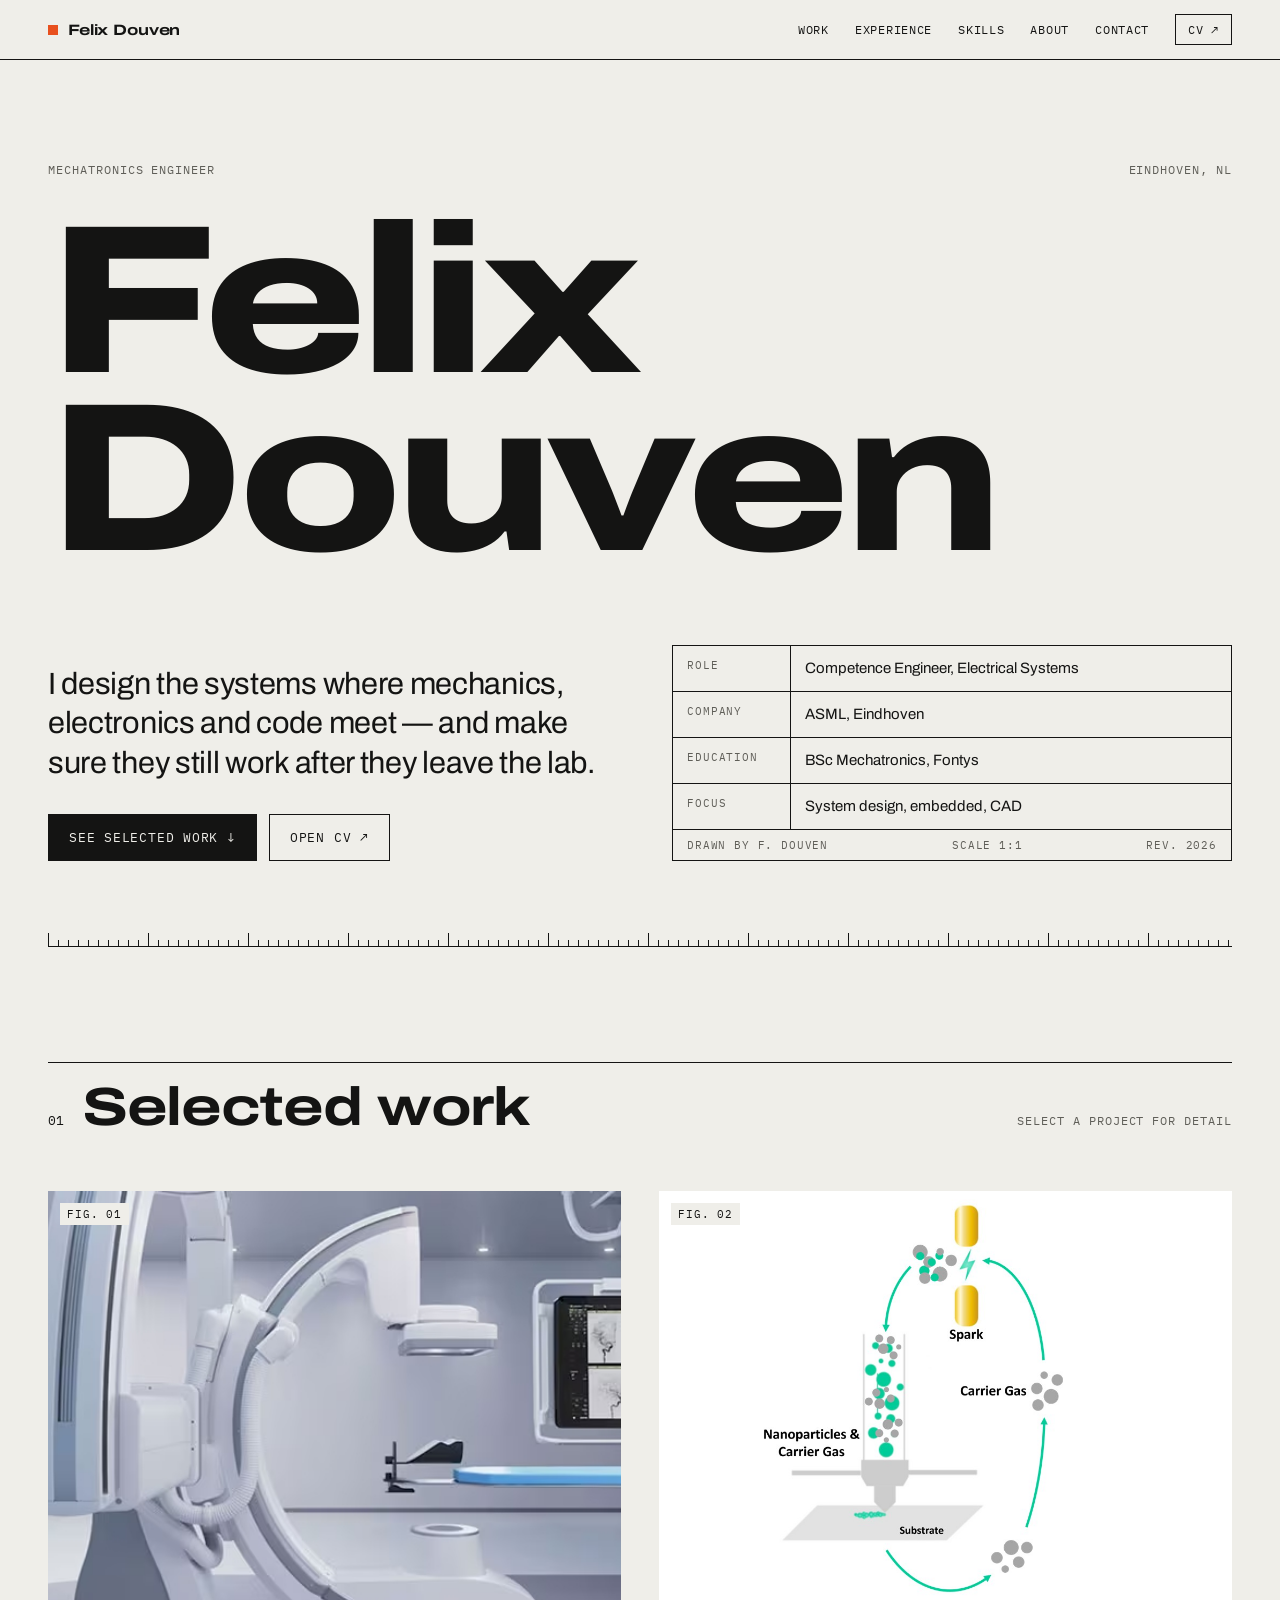
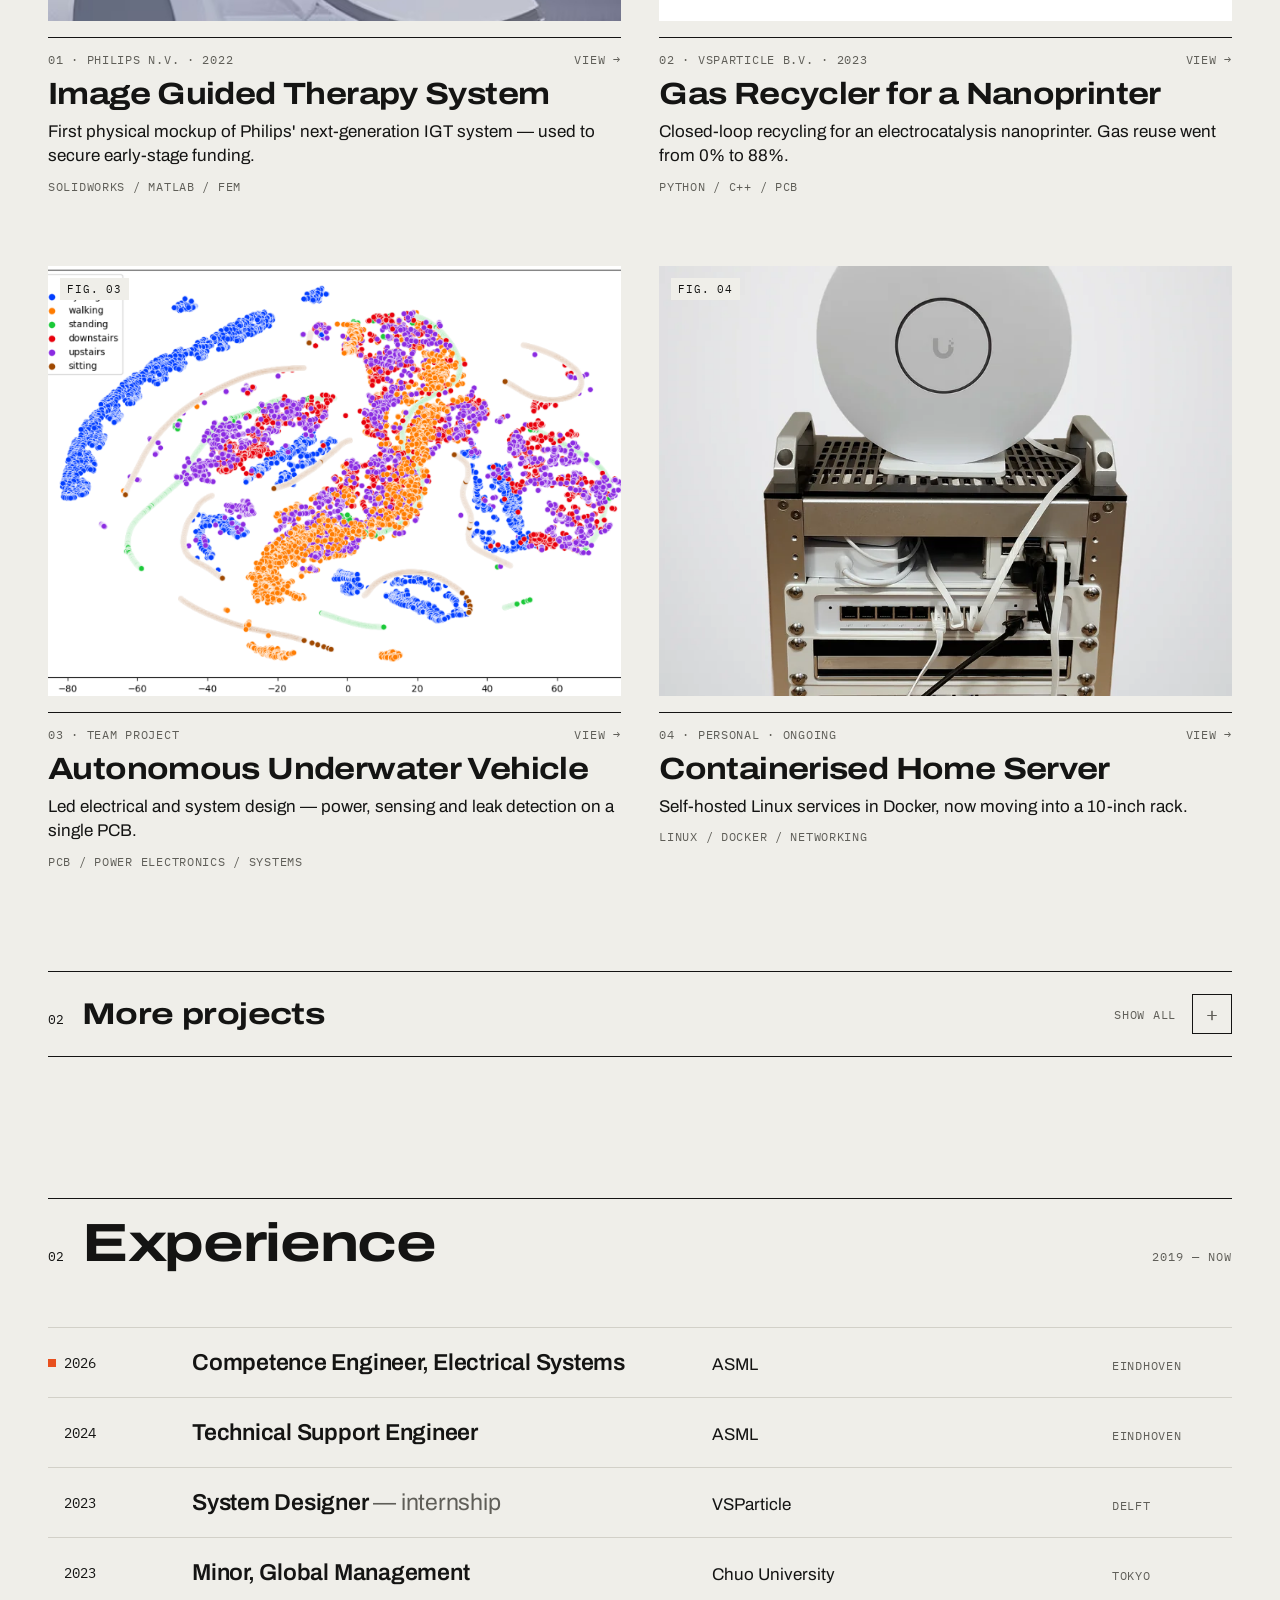
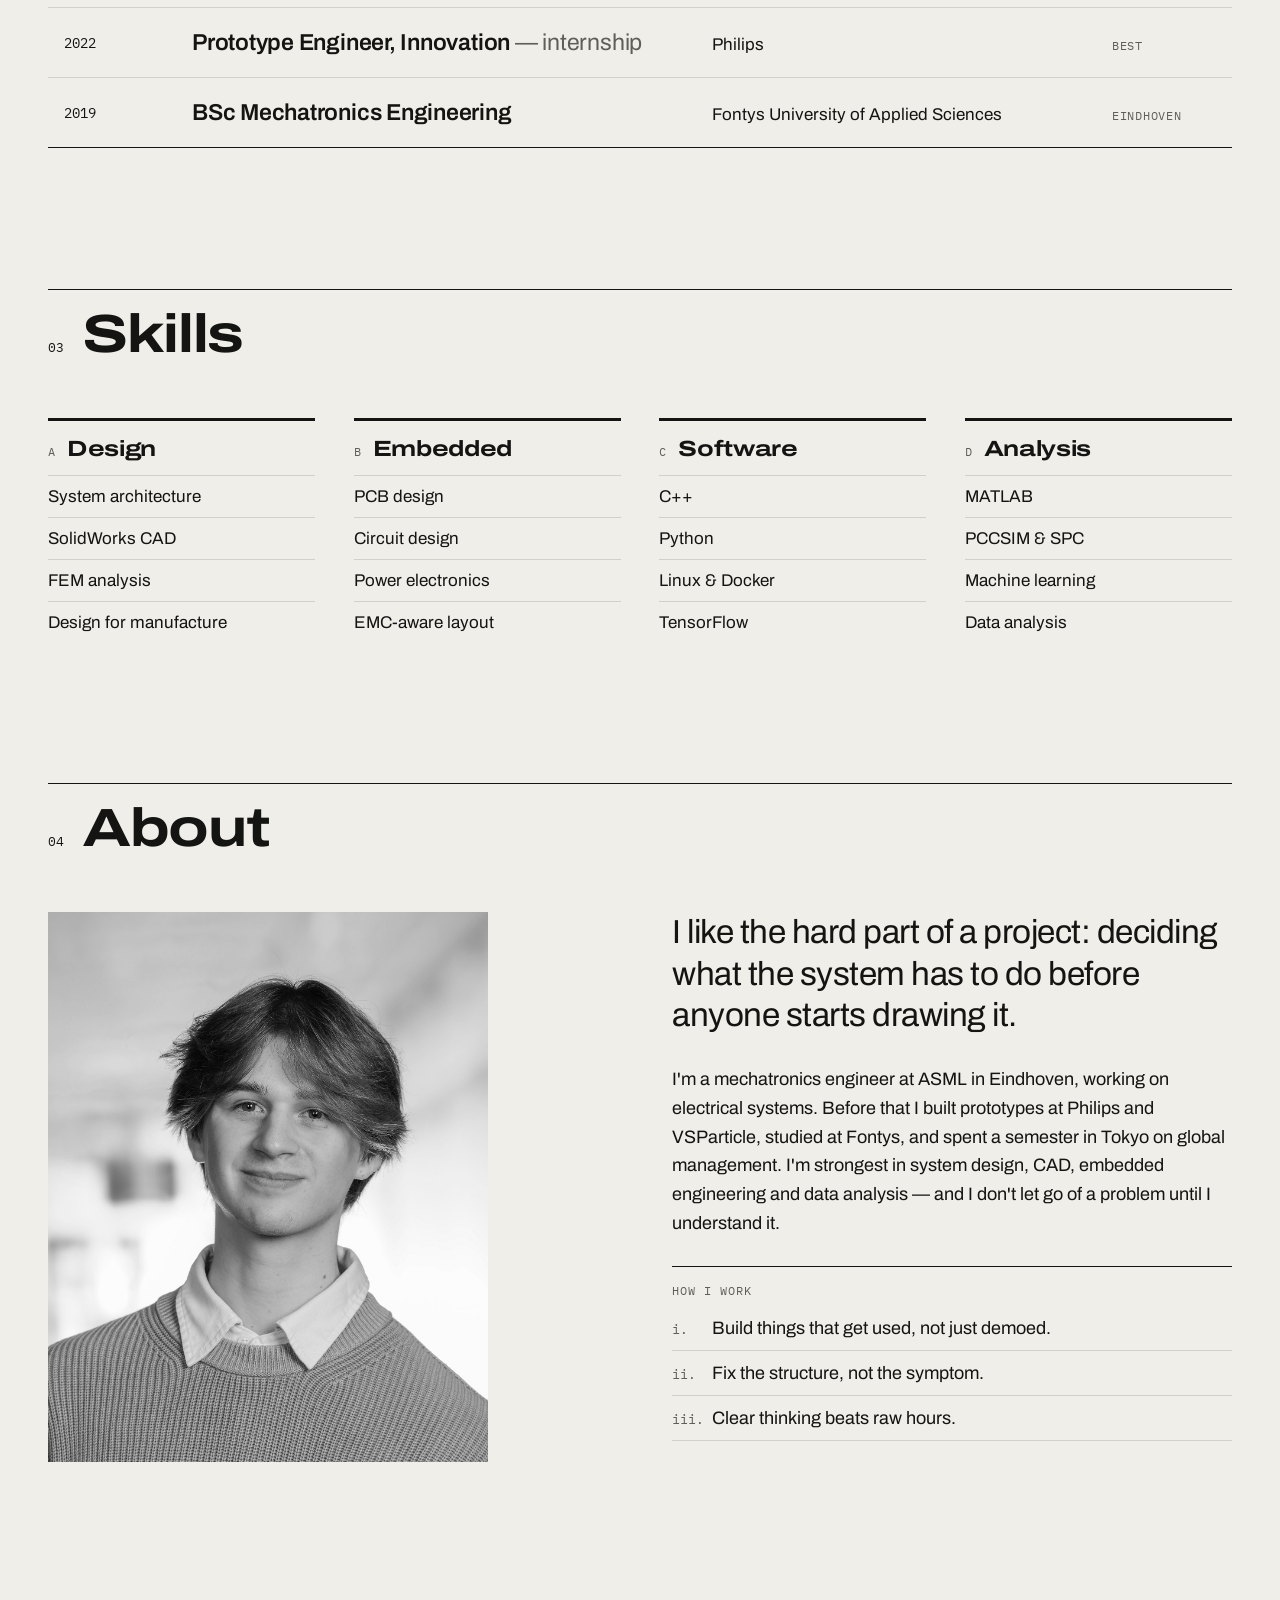
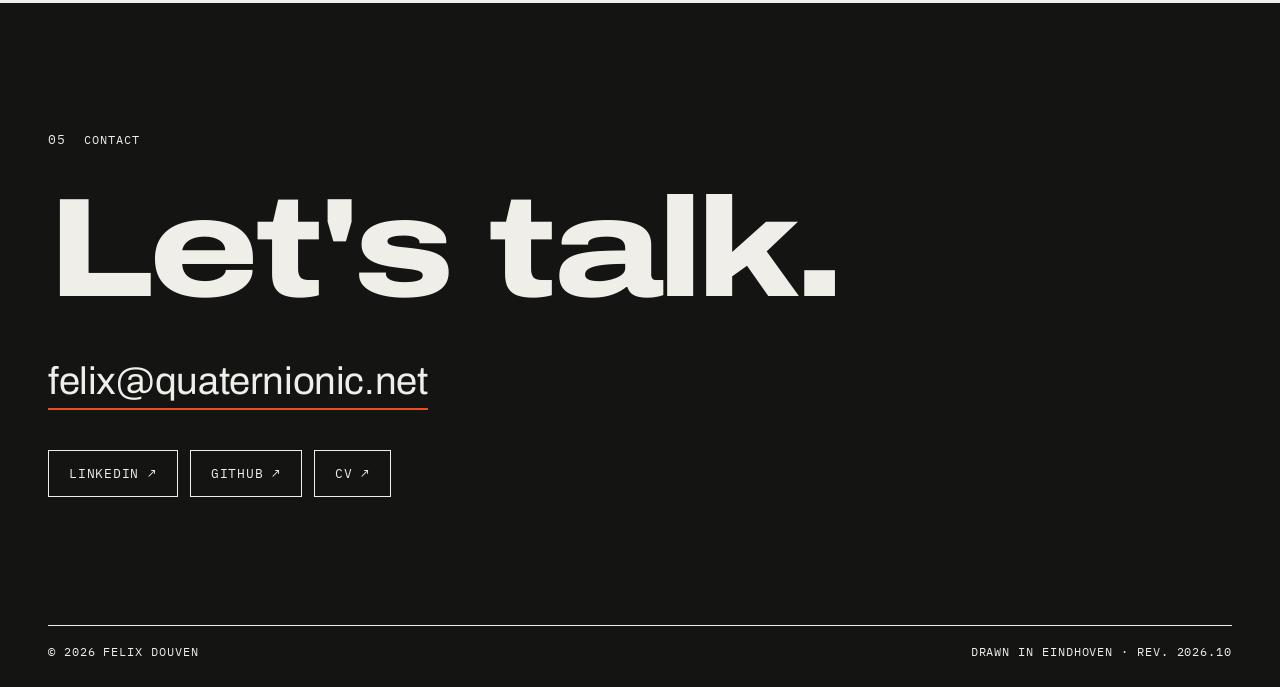
<file: index.html>
<!DOCTYPE html>
<html lang="en">
<head>
<meta charset="UTF-8">
<meta name="viewport" content="width=device-width, initial-scale=1.0">
<title>Felix Douven — Mechatronics Engineer</title>
<meta name="description" content="Portfolio of Felix Douven, mechatronics engineer in Eindhoven. System design, embedded electronics, CAD and data analysis.">
<!--
  HOW TO EDIT
  1. Projects: edit the PROJECTS list in the <script> at the bottom.
     featured:true  → big card under "Selected work"
     featured:false → row in the "More projects" list
  2. Images live in /pictures next to this file (same paths as the old site).
     A missing image shows its expected filename instead of a broken icon.
  3. Colours: CSS variables under :root (--ac is the accent).
  No build step — upload index.html + pictures/ (and cv/) to GitHub Pages.
-->
<link rel="preconnect" href="https://fonts.googleapis.com">
<link rel="preconnect" href="https://fonts.gstatic.com" crossorigin>
<link href="https://fonts.googleapis.com/css2?family=Archivo:ital,wdth,wght@0,62..125,100..900;1,62..125,100..900&family=IBM+Plex+Mono:wght@400;500&display=swap" rel="stylesheet">
<style>
:root{
  --bg:#EFEEE9; --sf:#F8F7F3; --fg:#141413; --mu:#5F5E58; --ln:#D2D0C8; --ac:#E8501E;
  --sans:'Archivo',system-ui,sans-serif; --mono:'IBM Plex Mono',ui-monospace,monospace;
  --pad:clamp(20px,4vw,48px); --ease:cubic-bezier(.2,.8,.2,1);
}
*{box-sizing:border-box}
html{scroll-behavior:smooth}
body{margin:0;background:var(--bg);color:var(--fg);font-family:var(--sans);-webkit-font-smoothing:antialiased}
body.panel-open{overflow:hidden}
a{color:inherit;text-decoration:none}
a:hover{color:var(--ac)}
::selection{background:var(--ac);color:#fff}
button{font:inherit;color:inherit;background:none;border:0;padding:0;cursor:pointer;text-align:inherit}
img{display:block;max-width:100%}
:focus-visible{outline:2px solid var(--ac);outline-offset:3px}
.wrap{max-width:1320px;margin:0 auto;padding-left:var(--pad);padding-right:var(--pad)}
.mono{font-family:var(--mono);text-transform:uppercase;letter-spacing:.06em}
.mu{color:var(--mu)}
.sq{width:10px;height:10px;background:var(--ac);display:block;flex:none}

/* header */
.site-header{position:sticky;top:0;z-index:20;background:var(--bg);border-bottom:1px solid var(--fg)}
.site-header .wrap{padding-top:14px;padding-bottom:14px;display:flex;flex-wrap:wrap;align-items:center;justify-content:space-between;gap:10px 32px}
.brand{display:flex;align-items:center;gap:10px;font-weight:700;font-stretch:125%;font-size:15px;letter-spacing:-.01em}
.nav{display:flex;flex-wrap:wrap;align-items:center;gap:8px 26px;font-size:12px}

/* buttons */
.btn{display:inline-block;padding:14px 20px;border:1px solid var(--fg);font-family:var(--mono);font-size:13px;text-transform:uppercase;letter-spacing:.06em}
.btn:hover{background:var(--fg);color:var(--bg)}
.btn--solid{background:var(--fg);color:var(--bg)}
.btn--solid:hover{background:var(--ac);border-color:var(--ac);color:#fff}
.btn--sm{padding:7px 12px;font-size:12px}
.row{display:flex;flex-wrap:wrap;gap:12px}

/* hero */
.hero{padding-top:clamp(48px,8vw,112px)}
.hero-top{display:flex;flex-wrap:wrap;justify-content:space-between;gap:8px 24px;font-size:12px;letter-spacing:.08em;margin-bottom:clamp(20px,3vw,36px)}
.hero h1{margin:0;font-weight:800;font-stretch:125%;font-size:clamp(64px,16.5vw,236px);line-height:.84;letter-spacing:-.035em}
.hero h1 span{display:block}
.hero-grid{display:grid;grid-template-columns:repeat(auto-fit,minmax(min(100%,400px),1fr));gap:clamp(36px,5vw,80px);align-items:end;margin-top:clamp(40px,6vw,80px);padding-bottom:clamp(40px,6vw,72px)}
.lede{margin:0 0 32px;font-size:clamp(22px,2.4vw,32px);line-height:1.28;letter-spacing:-.01em;max-width:24em;text-wrap:pretty}
.tblock{margin:0;border:1px solid var(--fg);font-size:15px;line-height:1.4}
.tblock > div{display:grid;grid-template-columns:118px minmax(0,1fr)}
.tblock > div + div{border-top:1px solid var(--fg)}
.tblock dt{padding:12px 14px;border-right:1px solid var(--fg);font-size:11px;letter-spacing:.08em}
.tblock dd{margin:0;padding:12px 14px}
.tblock-foot{display:flex;flex-wrap:wrap;justify-content:space-between;gap:4px 16px;padding:8px 14px;border:1px solid var(--fg);border-top:0;font-size:10.5px;letter-spacing:.08em}
.ruler{height:14px;border-bottom:1px solid var(--fg);background-image:repeating-linear-gradient(to right,var(--fg) 0 1px,transparent 1px 100px),repeating-linear-gradient(to right,var(--fg) 0 1px,transparent 1px 10px);background-size:100% 14px,100% 6px;background-repeat:no-repeat;background-position:0 100%,0 100%}

/* sections */
.section{scroll-margin-top:72px;padding-top:clamp(80px,11vw,160px)}
#work{padding-top:clamp(64px,9vw,128px)}
#about{padding-bottom:clamp(80px,11vw,160px)}
.shead{display:flex;flex-wrap:wrap;align-items:baseline;justify-content:space-between;gap:12px 32px;border-top:1px solid var(--fg);padding-top:18px;margin-bottom:clamp(32px,5vw,56px)}
.shead-l{display:flex;align-items:baseline;gap:18px}
.num{font-family:var(--mono);font-size:13px}
.shead h2{margin:0;font-weight:700;font-stretch:125%;font-size:clamp(30px,4.2vw,56px);letter-spacing:-.025em;line-height:1}
.shead-r{font-size:12px;letter-spacing:.08em}

/* figures */
.fig{position:relative;margin:0;aspect-ratio:4/3;background:var(--sf);overflow:hidden}
.fig img{position:absolute;inset:0;width:100%;height:100%;object-fit:cover;transition:transform .7s var(--ease)}
.fig-tag{position:absolute;top:12px;left:12px;z-index:1;background:var(--bg);color:var(--fg);padding:4px 7px;font-family:var(--mono);font-size:10.5px;letter-spacing:.08em}
.fig.is-empty img{display:none}
.fig.is-empty::after{content:attr(data-ph);position:absolute;inset:0;display:flex;align-items:center;justify-content:center;padding:24px;text-align:center;border:1px dashed var(--ln);font-family:var(--mono);font-size:12px;letter-spacing:.04em;color:var(--mu);word-break:break-all}

/* featured cards */
.work-grid{display:grid;grid-template-columns:repeat(auto-fit,minmax(min(100%,460px),1fr));gap:clamp(48px,6vw,72px) clamp(24px,3vw,40px)}
.card{display:flex;flex-direction:column;gap:16px}
.card:hover{color:inherit}
.card:hover .fig img{transform:scale(1.025)}
.card:hover .card-title,.card:hover .card-go{color:var(--ac)}
.card-body{display:flex;flex-direction:column;gap:10px;border-top:1px solid var(--fg);padding-top:14px}
.card-meta{display:flex;justify-content:space-between;gap:16px;font-size:12px}
.card-title{font-weight:700;font-stretch:115%;font-size:clamp(24px,2.4vw,32px);line-height:1.08;letter-spacing:-.02em;transition:color .2s}
.card-sum{font-size:17px;line-height:1.45;max-width:34em;text-wrap:pretty}
.card-tags{font-size:12px}

/* more projects */
.more{margin-top:clamp(64px,8vw,104px);border-top:1px solid var(--fg);border-bottom:1px solid var(--fg)}
.more-toggle{width:100%;display:flex;align-items:center;justify-content:space-between;gap:16px;padding:22px 0}
.more-toggle-l{display:flex;align-items:baseline;gap:18px}
.more-toggle h3{margin:0;font-weight:700;font-stretch:125%;font-size:clamp(22px,2.4vw,30px);letter-spacing:-.02em;transition:color .2s}
.more-toggle:hover h3{color:var(--ac)}
.more-toggle-r{display:flex;align-items:center;gap:16px;font-size:12px}
.more-sign{width:40px;height:40px;border:1px solid var(--fg);display:flex;align-items:center;justify-content:center;font-family:var(--mono);font-size:20px;transition:transform .35s var(--ease),background .2s,color .2s}
.more-toggle:hover .more-sign{background:var(--fg);color:var(--bg)}
.more.is-open .more-sign{transform:rotate(45deg)}
.more-panel{display:grid;grid-template-rows:0fr;transition:grid-template-rows .5s var(--ease)}
.more.is-open .more-panel{grid-template-rows:1fr}
.more-inner{overflow:hidden;min-height:0}
.reg{list-style:none;margin:0;padding:0}
.reg-row{display:grid;grid-template-columns:56px minmax(0,1.5fr) minmax(0,1fr) 72px;gap:8px 24px;align-items:baseline;padding:22px 0;border-top:1px solid var(--ln)}
.reg-row:hover{color:inherit}
.reg-row:hover .reg-title,.reg-row:hover .reg-go{color:var(--ac)}
.reg-title{display:block;font-size:clamp(19px,1.8vw,24px);font-weight:600;letter-spacing:-.01em;transition:color .2s}
.reg-sum{display:block;margin-top:6px;font-size:16px;line-height:1.45;color:var(--mu);text-wrap:pretty}
.reg-tags{font-size:12px}
.reg-go{font-size:12px;text-align:right}
.more-foot{display:flex;flex-wrap:wrap;justify-content:space-between;gap:12px 24px;padding:20px 0 24px;border-top:1px solid var(--ln);font-size:12px;letter-spacing:.06em}
@media (max-width:760px){
  .reg-row{grid-template-columns:40px minmax(0,1fr)}
  .reg-tags,.reg-go{grid-column:2;text-align:left}
  .more-toggle-r .label{display:none}
}

/* experience */
.xp{border-bottom:1px solid var(--fg)}
.xp-row{display:grid;grid-template-columns:clamp(64px,10vw,140px) minmax(0,1fr);gap:16px;padding:22px 0;border-top:1px solid var(--ln)}
.xp-yr{display:flex;align-items:center;gap:8px;align-self:start;font-family:var(--mono);font-size:14px;padding-top:4px;padding-left:16px}
.xp-yr--now{padding-left:0}
.xp-yr--now .sq{width:8px;height:8px}
.xp-main{display:flex;flex-wrap:wrap;align-items:baseline;gap:6px 32px}
.xp-role{flex:1 1 340px;font-size:clamp(19px,1.8vw,24px);font-weight:600;letter-spacing:-.01em}
.xp-role em{font-style:normal;font-weight:400;color:var(--mu)}
.xp-org{flex:1 1 220px;font-size:17px}
.xp-loc{flex:0 0 120px;font-size:12px}

/* skills */
.skills{display:grid;grid-template-columns:repeat(auto-fit,minmax(min(100%,240px),1fr));gap:40px clamp(24px,3vw,40px)}
.sk{border-top:3px solid var(--fg)}
.sk-h{display:flex;align-items:baseline;gap:12px;padding:16px 0 14px}
.sk-h span{font-family:var(--mono);font-size:12px;color:var(--mu)}
.sk-h h3{margin:0;font-weight:700;font-stretch:125%;font-size:22px;letter-spacing:-.015em}
.sk ul{list-style:none;margin:0;padding:0;font-size:17px}
.sk li{padding:11px 0;border-top:1px solid var(--ln)}

/* about */
.about{display:grid;grid-template-columns:repeat(auto-fit,minmax(min(100%,320px),1fr));gap:clamp(36px,5vw,80px);align-items:start}
.about .fig{aspect-ratio:4/5;max-width:440px;width:100%}
.about-copy{display:flex;flex-direction:column;gap:28px;max-width:640px}
.about-lede{margin:0;font-size:clamp(24px,2.6vw,34px);line-height:1.25;letter-spacing:-.015em;text-wrap:pretty}
.about-body{margin:0;font-size:18px;line-height:1.6;text-wrap:pretty}
.principles{border-top:1px solid var(--fg);padding-top:16px}
.principles > span{display:block;font-size:12px;letter-spacing:.08em;margin-bottom:8px}
.principles ol{list-style:none;margin:0;padding:0}
.principles li{display:grid;grid-template-columns:40px minmax(0,1fr);padding:12px 0;border-bottom:1px solid var(--ln);font-size:18px}
.principles li span{font-family:var(--mono);font-size:13px;padding-top:3px;color:var(--mu)}

/* contact */
.contact{scroll-margin-top:72px;background:var(--fg);color:var(--bg)}
.contact .wrap{padding-top:clamp(72px,10vw,140px);padding-bottom:28px}
.contact-k{display:flex;align-items:baseline;gap:18px;margin-bottom:clamp(24px,4vw,40px);font-size:12px;letter-spacing:.08em}
.contact h2{margin:0;font-weight:800;font-stretch:125%;font-size:clamp(52px,11vw,168px);line-height:.88;letter-spacing:-.035em}
.contact-mail{display:inline-block;margin-top:clamp(28px,4vw,48px);font-size:clamp(22px,3vw,40px);letter-spacing:-.01em;border-bottom:2px solid var(--ac);padding-bottom:6px;word-break:break-all}
.contact .row{margin-top:40px}
.contact .btn{border-color:var(--bg)}
.contact .btn:hover{background:var(--bg);color:var(--fg)}
.contact-foot{display:flex;flex-wrap:wrap;justify-content:space-between;gap:8px 24px;margin-top:clamp(72px,10vw,140px);padding-top:18px;border-top:1px solid var(--bg);font-size:11.5px;letter-spacing:.08em}

/* project panel */
.scrim{position:fixed;inset:0;z-index:50;background:rgba(10,10,9,.5);opacity:0;pointer-events:none;transition:opacity .35s ease}
.panel{position:fixed;top:0;right:0;bottom:0;z-index:60;width:min(700px,100vw);background:var(--bg);color:var(--fg);border-left:1px solid var(--fg);overflow-y:auto;overscroll-behavior:contain;transform:translateX(101%);visibility:hidden;transition:transform .5s var(--ease),visibility 0s .5s}
body.panel-open .scrim{opacity:1;pointer-events:auto}
body.panel-open .panel{transform:none;visibility:visible;transition:transform .5s var(--ease),visibility 0s}
.pbar{position:sticky;top:0;z-index:2;background:var(--bg);border-bottom:1px solid var(--fg);display:flex;align-items:center;justify-content:space-between;gap:12px;height:56px;padding-left:clamp(20px,4vw,40px);font-size:12px}
.pbar-btns{display:flex;height:100%}
.pbtn{width:56px;display:flex;align-items:center;justify-content:center;border-left:1px solid var(--fg);font-size:16px}
.pbtn:hover{background:var(--fg);color:var(--bg)}
.pclose{display:flex;align-items:center;padding:0 20px;border-left:1px solid var(--fg);font-size:12px}
.pclose:hover{background:var(--ac);color:#fff}
.pbody{padding:clamp(28px,5vw,48px) clamp(20px,4vw,40px) 64px;display:flex;flex-direction:column;gap:28px}
.p-meta{display:block;font-size:12px;margin-bottom:14px}
.pbody h2{margin:0;font-weight:800;font-stretch:125%;font-size:clamp(32px,5vw,52px);line-height:.95;letter-spacing:-.03em}
.pbody .fig{aspect-ratio:16/10}
.stats{display:grid;grid-template-columns:repeat(auto-fit,minmax(200px,1fr));gap:24px}
.stat{border-top:3px solid var(--ac);padding-top:12px}
.stat b{display:block;font-weight:800;font-stretch:125%;font-size:clamp(40px,6vw,64px);line-height:1;letter-spacing:-.03em}
.stat span{display:block;margin-top:8px;font-size:16px;color:var(--mu)}
.facts{display:grid;grid-template-columns:repeat(auto-fit,minmax(180px,1fr));gap:1px;background:var(--fg);border:1px solid var(--fg)}
.fact{background:var(--bg);padding:12px 14px;display:flex;flex-direction:column;gap:4px;font-size:16px}
.fact span{font-family:var(--mono);font-size:11px;text-transform:uppercase;letter-spacing:.08em;color:var(--mu)}
.prow{display:grid;grid-template-columns:110px minmax(0,1fr);gap:8px 20px;border-top:1px solid var(--ln);padding-top:16px}
.prow > span{font-size:12px;padding-top:4px}
.prow p{margin:0;font-size:17px;line-height:1.6;text-wrap:pretty}
@media (max-width:520px){.prow{grid-template-columns:1fr}}

@media (prefers-reduced-motion:reduce){
  html{scroll-behavior:auto}
  *,*::before,*::after{transition-duration:.001ms!important}
}
</style>
</head>
<body>

<header class="site-header">
  <div class="wrap">
    <a class="brand" href="#top"><span class="sq"></span><span>Felix Douven</span></a>
    <nav class="nav mono" aria-label="Main">
      <a href="#work">Work</a>
      <a href="#experience">Experience</a>
      <a href="#skills">Skills</a>
      <a href="#about">About</a>
      <a href="#contact">Contact</a>
      <a class="btn btn--sm" href="cv/">CV ↗</a>
    </nav>
  </div>
</header>

<main>
  <section id="top" class="hero wrap">
    <div class="hero-top mono mu"><span>Mechatronics engineer</span><span>Eindhoven, NL</span></div>
    <h1><span>Felix</span><span>Douven</span></h1>
    <div class="hero-grid">
      <div>
        <p class="lede">I design the systems where mechanics, electronics and code meet — and make sure they still work after they leave the lab.</p>
        <div class="row">
          <a class="btn btn--solid" href="#work">See selected work ↓</a>
          <a class="btn" href="cv/">Open CV ↗</a>
        </div>
      </div>
      <div>
        <dl class="tblock">
          <div><dt class="mono mu">Role</dt><dd>Competence Engineer, Electrical Systems</dd></div>
          <div><dt class="mono mu">Company</dt><dd>ASML, Eindhoven</dd></div>
          <div><dt class="mono mu">Education</dt><dd>BSc Mechatronics, Fontys</dd></div>
          <div><dt class="mono mu">Focus</dt><dd>System design, embedded, CAD</dd></div>
        </dl>
        <div class="tblock-foot mono mu"><span>Drawn by F. Douven</span><span>Scale 1:1</span><span>Rev. 2026</span></div>
      </div>
    </div>
  </section>

  <div class="wrap"><div class="ruler"></div></div>

  <section id="work" class="section wrap">
    <div class="shead">
      <div class="shead-l"><span class="num">01</span><h2>Selected work</h2></div>
      <span class="shead-r mono mu">Select a project for detail</span>
    </div>
    <div class="work-grid" id="featured"></div>

    <div class="more" id="more">
      <button class="more-toggle" id="more-toggle" aria-expanded="false" aria-controls="more-panel">
        <span class="more-toggle-l"><span class="num" id="more-count"></span><h3>More projects</h3></span>
        <span class="more-toggle-r mono mu"><span class="label" id="more-label">Show all</span><span class="more-sign" aria-hidden="true">+</span></span>
      </button>
      <div class="more-panel" id="more-panel" inert>
        <div class="more-inner">
          <ul class="reg" id="register"></ul>
          <div class="more-foot mono mu">
            <span>Code &amp; smaller experiments</span>
            <a href="https://github.com/Flexiis" target="_blank" rel="noopener">github.com/Flexiis ↗</a>
          </div>
        </div>
      </div>
    </div>
  </section>

  <section id="experience" class="section wrap">
    <div class="shead">
      <div class="shead-l"><span class="num">02</span><h2>Experience</h2></div>
      <span class="shead-r mono mu">2019 — now</span>
    </div>
    <div class="xp">
      <div class="xp-row">
        <span class="xp-yr xp-yr--now"><span class="sq"></span>2026</span>
        <div class="xp-main"><span class="xp-role">Competence Engineer, Electrical Systems</span><span class="xp-org">ASML</span><span class="xp-loc mono mu">Eindhoven</span></div>
      </div>
      <div class="xp-row">
        <span class="xp-yr">2024</span>
        <div class="xp-main"><span class="xp-role">Technical Support Engineer</span><span class="xp-org">ASML</span><span class="xp-loc mono mu">Eindhoven</span></div>
      </div>
      <div class="xp-row">
        <span class="xp-yr">2023</span>
        <div class="xp-main"><span class="xp-role">System Designer <em>— internship</em></span><span class="xp-org">VSParticle</span><span class="xp-loc mono mu">Delft</span></div>
      </div>
      <div class="xp-row">
        <span class="xp-yr">2023</span>
        <div class="xp-main"><span class="xp-role">Minor, Global Management</span><span class="xp-org">Chuo University</span><span class="xp-loc mono mu">Tokyo</span></div>
      </div>
      <div class="xp-row">
        <span class="xp-yr">2022</span>
        <div class="xp-main"><span class="xp-role">Prototype Engineer, Innovation <em>— internship</em></span><span class="xp-org">Philips</span><span class="xp-loc mono mu">Best</span></div>
      </div>
      <div class="xp-row">
        <span class="xp-yr">2019</span>
        <div class="xp-main"><span class="xp-role">BSc Mechatronics Engineering</span><span class="xp-org">Fontys University of Applied Sciences</span><span class="xp-loc mono mu">Eindhoven</span></div>
      </div>
    </div>
  </section>

  <section id="skills" class="section wrap">
    <div class="shead"><div class="shead-l"><span class="num">03</span><h2>Skills</h2></div></div>
    <div class="skills">
      <div class="sk"><div class="sk-h"><span>A</span><h3>Design</h3></div>
        <ul><li>System architecture</li><li>SolidWorks CAD</li><li>FEM analysis</li><li>Design for manufacture</li></ul></div>
      <div class="sk"><div class="sk-h"><span>B</span><h3>Embedded</h3></div>
        <ul><li>PCB design</li><li>Circuit design</li><li>Power electronics</li><li>EMC-aware layout</li></ul></div>
      <div class="sk"><div class="sk-h"><span>C</span><h3>Software</h3></div>
        <ul><li>C++</li><li>Python</li><li>Linux &amp; Docker</li><li>TensorFlow</li></ul></div>
      <div class="sk"><div class="sk-h"><span>D</span><h3>Analysis</h3></div>
        <ul><li>MATLAB</li><li>PCCSIM &amp; SPC</li><li>Machine learning</li><li>Data analysis</li></ul></div>
    </div>
  </section>

  <section id="about" class="section wrap">
    <div class="shead"><div class="shead-l"><span class="num">04</span><h2>About</h2></div></div>
    <div class="about">
      <figure class="fig" data-ph="pictures/headshot.jpg">
        <img src="pictures/headshot.jpg" alt="Felix Douven" loading="lazy" onerror="this.parentNode.classList.add('is-empty')">
      </figure>
      <div class="about-copy">
        <p class="about-lede">I like the hard part of a project: deciding what the system has to do before anyone starts drawing it.</p>
        <p class="about-body">I'm a mechatronics engineer at ASML in Eindhoven, working on electrical systems. Before that I built prototypes at Philips and VSParticle, studied at Fontys, and spent a semester in Tokyo on global management. I'm strongest in system design, CAD, embedded engineering and data analysis — and I don't let go of a problem until I understand it.</p>
        <div class="principles">
          <span class="mono mu">How I work</span>
          <ol>
            <li><span>i.</span>Build things that get used, not just demoed.</li>
            <li><span>ii.</span>Fix the structure, not the symptom.</li>
            <li><span>iii.</span>Clear thinking beats raw hours.</li>
          </ol>
        </div>
      </div>
    </div>
  </section>

  <section id="contact" class="contact">
    <div class="wrap">
      <div class="contact-k mono"><span class="num">05</span><span>Contact</span></div>
      <h2>Let's talk.</h2>
      <a class="contact-mail" href="mailto:felix@quaternionic.net">felix@quaternionic.net</a>
      <div class="row">
        <a class="btn" href="https://www.linkedin.com/in/felixdouven/" target="_blank" rel="noopener">LinkedIn ↗</a>
        <a class="btn" href="https://github.com/Flexiis" target="_blank" rel="noopener">GitHub ↗</a>
        <a class="btn" href="cv/">CV ↗</a>
      </div>
      <div class="contact-foot mono"><span>© 2026 Felix Douven</span><span>Drawn in Eindhoven · Rev. 2026.10</span></div>
    </div>
  </section>
</main>

<div class="scrim" id="scrim"></div>
<aside class="panel" id="panel" role="dialog" aria-modal="true" aria-labelledby="panel-title">
  <div class="pbar mono">
    <span id="panel-count"></span>
    <div class="pbar-btns">
      <button class="pbtn" id="panel-prev" aria-label="Previous project">←</button>
      <button class="pbtn" id="panel-next" aria-label="Next project">→</button>
      <button class="pclose mono" id="panel-close">Close ✕</button>
    </div>
  </div>
  <div class="pbody" id="panel-body"></div>
</aside>

<script>
/* ============ EDIT YOUR PROJECTS HERE ============
   featured  true = big card in "Selected work", false = row in "More projects"
   image     path relative to this file ("" = no image)
   stats     big numbers shown in the detail panel (optional)
   links     e.g. [["GitHub", "https://github.com/..."], ["Demo", "https://..."]] (optional)
   Panel order and ← → navigation follow this list. */
const PROJECTS = [
  {
    id: "igt", featured: true,
    title: "Image Guided Therapy System",
    cardMeta: "Philips N.V. · 2022",
    meta: "Philips N.V. · Innovation · Best · 2022",
    summary: "First physical mockup of Philips' next-generation IGT system — used to secure early-stage funding.",
    tags: ["SolidWorks", "MATLAB", "FEM"],
    image: "pictures/Philips_IGT-System.jpg",
    facts: { Role: "Prototype engineer, internship", Tools: "SolidWorks, MATLAB, FEM" },
    sections: [
      ["Context", "Philips' innovation department needed a first physical mockup of its next-generation Image Guided Therapy system — something stakeholders could see and judge before committing budget."],
      ["What I did", "Led the CAD assembly in SolidWorks and ran the MATLAB simulations. Used FEM to optimise the structure for manufacturability, and chose cost-effective parts wherever the loads allowed."],
      ["Result", "A working prototype that was used to secure early-stage stakeholder funding."]
    ]
  },
  {
    id: "gas-recycler", featured: true,
    title: "Gas Recycler for a Nanoprinter",
    cardMeta: "VSParticle B.V. · 2023",
    meta: "VSParticle B.V. · Delft · 2023",
    summary: "Closed-loop recycling for an electrocatalysis nanoprinter. Gas reuse went from 0% to 88%.",
    tags: ["Python", "C++", "PCB"],
    image: "pictures/VSParticle_Gas-Recycler.jpg",
    stats: [["88%", "gas reuse, up from 0%"], ["€70K", "saved per unit, per year"]],
    facts: { Role: "System designer, internship", Tools: "Python, C++, PCB design" },
    sections: [
      ["Context", "VSParticle's nanoprinter uses process gas for electrocatalysis — and none of it was being reused."],
      ["What I did", "Designed the system architecture for a closed-loop recycler and built the working prototype: PCB design with an EMC-proof electrical layout, C++ on the embedded side, and Python scripts that automated the test procedure."],
      ["Result", "Gas reuse went from 0% to 88%, saving around €70K per unit per year. Manual work during testing dropped to nearly zero."]
    ]
  },
  {
    id: "auv", featured: true,
    title: "Autonomous Underwater Vehicle",
    cardMeta: "Team project",
    meta: "Team project",
    summary: "Led electrical and system design — power, sensing and leak detection on a single PCB.",
    tags: ["PCB", "Power electronics", "Systems"],
    image: "pictures/Data_Scatterplot.jpg",
    facts: { Role: "Electrical & system design lead", Tools: "PCB design, power electronics" },
    sections: [
      ["Context", "An underwater vehicle has to manage power, sensing and water ingress inside a sealed hull, with nobody on board to intervene."],
      ["What I did", "Led the electrical and system design, and defined the constraints the rest of the team designed against. Designed the PCB that handles leak detection, power electronics and sensor processing."]
    ]
  },
  {
    id: "home-server", featured: true,
    title: "Containerised Home Server",
    cardMeta: "Personal · Ongoing",
    meta: "Personal project · Ongoing",
    summary: "Self-hosted Linux services in Docker, now moving into a 10-inch rack.",
    tags: ["Linux", "Docker", "Networking"],
    image: "pictures/homelab-rack-studio-light-800.webp",
    facts: { Role: "Solo build", Tools: "Linux, Docker, Python" },
    sections: [
      ["What I did", "Built a Linux server running multiple Docker services: a scraper that watches rental sites and pushes matching listings to my phone the moment they appear, network-wide ad-blocking, and NAS storage."],
      ["Now", "Moving the whole setup into a 10-inch rack."]
    ]
  },
  {
    id: "sensor-classification", featured: false,
    title: "Sensor Data Classification",
    meta: "Machine learning project",
    summary: "Machine-learning models that classify sensor data — 96.22% accuracy.",
    tags: ["Python", "TensorFlow", "ML"],
    image: "",
    stats: [["96.22%", "classification accuracy"]],
    facts: { Role: "Led model development", Tools: "Python, TensorFlow" },
    sections: [
      ["What I did", "Led the development of machine-learning models for sensor data classification. Compared and tuned SVM, Random Forest and Extra Trees classifiers."],
      ["Result", "96.22% accuracy on the classification task."]
    ]
  },
  {
    id: "housing-scraper", featured: false,
    title: "Automated Housing Scraper",
    meta: "Personal project",
    summary: "Real-time rental-site monitor that pushes matching listings straight to my phone.",
    tags: ["Python", "Web scraping", "Automation"],
    image: "",
    facts: { Role: "Solo build", Tools: "Python, Telegram / Discord" },
    sections: [
      ["What I did", "Built an autonomous, real-time scraper that monitors multiple rental sites and filters new listings against custom criteria."],
      ["Result", "Matching listings are pushed to my phone via Telegram/Discord the moment they appear — a first-mover advantage in a tight rental market."]
    ]
  }
];

(() => {
  const N = PROJECTS.length;
  const pad = n => String(n).padStart(2, "0");
  const esc = s => String(s).replace(/[&<>"]/g, c => ({ "&": "&amp;", "<": "&lt;", ">": "&gt;", '"': "&quot;" }[c]));
  const fig = (p, tag) => p.image
    ? `<figure class="fig" data-ph="${esc(p.image)}">${tag ? `<span class="fig-tag">${tag}</span>` : ""}<img src="${esc(p.image)}" alt="${esc(p.title)}" loading="lazy" onerror="this.parentNode.classList.add('is-empty')"></figure>`
    : "";

  /* featured cards */
  const featured = PROJECTS.map((p, i) => ({ p, i })).filter(x => x.p.featured);
  document.getElementById("featured").innerHTML = featured.map(({ p, i }, k) => `
    <a class="card" href="#${p.id}" data-project="${i}">
      ${fig(p, `FIG. ${pad(k + 1)}`) || `<figure class="fig is-empty" data-ph="Image coming soon"><span class="fig-tag">FIG. ${pad(k + 1)}</span></figure>`}
      <span class="card-body">
        <span class="card-meta mono mu"><span>${pad(k + 1)} · ${esc(p.cardMeta || p.meta)}</span><span class="card-go">View →</span></span>
        <span class="card-title">${esc(p.title)}</span>
        <span class="card-sum">${esc(p.summary)}</span>
        <span class="card-tags mono mu">${p.tags.map(esc).join(" / ")}</span>
      </span>
    </a>`).join("");

  /* more projects register */
  const others = PROJECTS.map((p, i) => ({ p, i })).filter(x => !x.p.featured);
  const more = document.getElementById("more");
  if (!others.length) more.remove();
  else {
    document.getElementById("more-count").textContent = pad(others.length);
    document.getElementById("register").innerHTML = others.map(({ p, i }, k) => `
      <li><a class="reg-row" href="#${p.id}" data-project="${i}">
        <span class="num">${pad(featured.length + k + 1)}</span>
        <span><span class="reg-title">${esc(p.title)}</span><span class="reg-sum">${esc(p.summary)}</span></span>
        <span class="reg-tags mono mu">${p.tags.map(esc).join(" / ")}</span>
        <span class="reg-go mono mu">View →</span>
      </a></li>`).join("");
    const toggle = document.getElementById("more-toggle");
    const panelEl = document.getElementById("more-panel");
    const label = document.getElementById("more-label");
    const setMore = open => {
      more.classList.toggle("is-open", open);
      toggle.setAttribute("aria-expanded", open);
      panelEl.inert = !open;
      label.textContent = open ? "Hide" : "Show all";
    };
    toggle.addEventListener("click", () => setMore(!more.classList.contains("is-open")));
  }

  /* detail panel */
  const body = document.body;
  const panel = document.getElementById("panel");
  const pbody = document.getElementById("panel-body");
  const count = document.getElementById("panel-count");
  const closeBtn = document.getElementById("panel-close");
  let cur = -1, lastFocus = null;

  function render(p) {
    const stats = (p.stats || []).map(([v, l]) => `<div class="stat"><b>${esc(v)}</b><span>${esc(l)}</span></div>`).join("");
    const facts = Object.entries(p.facts || {}).map(([k, v]) => `<div class="fact"><span>${esc(k)}</span>${esc(v)}</div>`).join("");
    const rows = (p.sections || []).map(([k, v]) => `<div class="prow"><span class="mono mu">${esc(k)}</span><p>${esc(v)}</p></div>`).join("");
    const links = (p.links || []).map(([k, u]) => `<a class="btn" href="${esc(u)}" target="_blank" rel="noopener">${esc(k)} ↗</a>`).join("");
    pbody.innerHTML = `
      <div><span class="p-meta mono mu">${esc(p.meta)}</span><h2 id="panel-title">${esc(p.title)}</h2></div>
      ${fig(p)}
      ${stats ? `<div class="stats">${stats}</div>` : ""}
      ${facts ? `<div class="facts">${facts}</div>` : ""}
      ${rows}
      ${links ? `<div class="row">${links}</div>` : ""}`;
  }

  function open(i) {
    const wasOpen = body.classList.contains("panel-open");
    cur = (i + N) % N;
    const p = PROJECTS[cur];
    render(p);
    count.textContent = `Project ${pad(cur + 1)} / ${pad(N)}`;
    panel.scrollTop = 0;
    history.replaceState(null, "", "#" + p.id);
    if (!wasOpen) {
      lastFocus = document.activeElement;
      body.classList.add("panel-open");
      closeBtn.focus({ preventScroll: true });
    }
  }
  function close() {
    if (!body.classList.contains("panel-open")) return;
    body.classList.remove("panel-open");
    history.replaceState(null, "", location.pathname + location.search);
    if (lastFocus) lastFocus.focus({ preventScroll: true });
  }

  document.addEventListener("click", e => {
    const t = e.target.closest("[data-project]");
    if (!t) return;
    e.preventDefault();
    open(+t.dataset.project);
  });
  document.getElementById("scrim").addEventListener("click", close);
  closeBtn.addEventListener("click", close);
  document.getElementById("panel-prev").addEventListener("click", () => open(cur - 1));
  document.getElementById("panel-next").addEventListener("click", () => open(cur + 1));

  document.addEventListener("keydown", e => {
    if (!body.classList.contains("panel-open")) return;
    if (e.key === "Escape") close();
    else if (e.key === "ArrowRight") open(cur + 1);
    else if (e.key === "ArrowLeft") open(cur - 1);
    else if (e.key === "Tab") {
      const f = [...panel.querySelectorAll("a[href],button")];
      const first = f[0], last = f[f.length - 1];
      if (e.shiftKey && document.activeElement === first) { e.preventDefault(); last.focus(); }
      else if (!e.shiftKey && document.activeElement === last) { e.preventDefault(); first.focus(); }
    }
  });

  /* deep link: index.html#gas-recycler opens that project */
  const start = PROJECTS.findIndex(p => "#" + p.id === location.hash);
  if (start >= 0) open(start);
})();
</script>
</body>
</html>
</file>
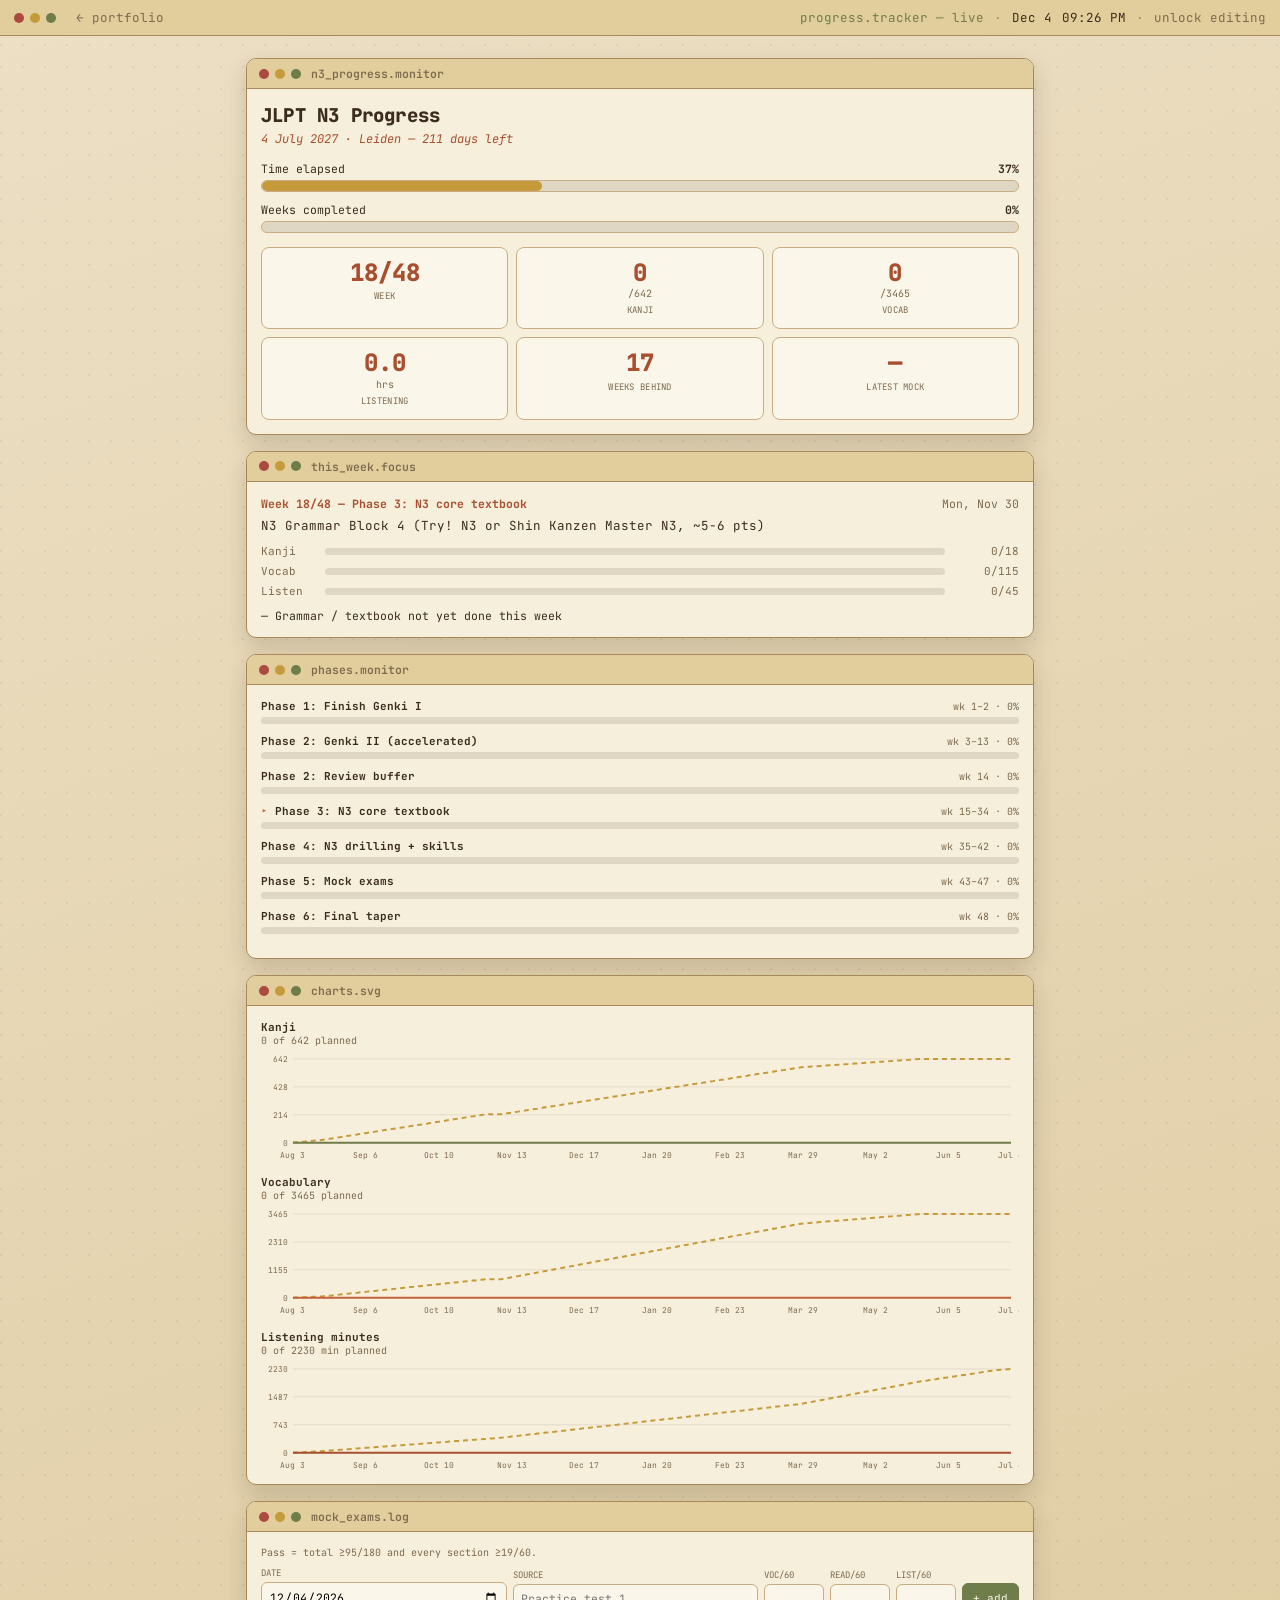
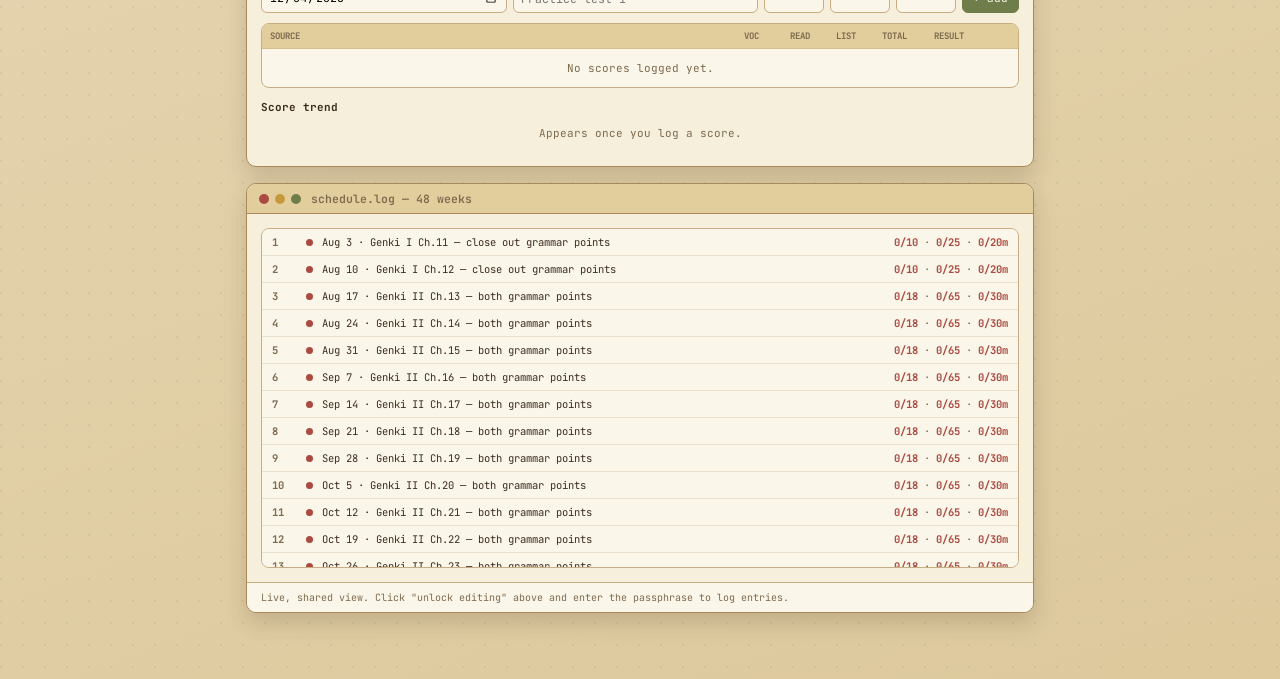
<file: JP-progress/index.html>
<!DOCTYPE html>
<html lang="en">
<head>
<meta charset="UTF-8">
<meta name="viewport" content="width=device-width, initial-scale=1.0">
<title>N3 Progress — Felix Douven</title>

<link rel="preconnect" href="https://fonts.googleapis.com">
<link rel="preconnect" href="https://fonts.gstatic.com" crossorigin>
<link href="https://fonts.googleapis.com/css2?family=JetBrains+Mono:ital,wght@0,400;0,500;0,600;0,700;0,800;1,400;1,500&display=swap" rel="stylesheet">

<style>
  :root{
    --desktop-bg-1:#ecdfc4; --desktop-bg-2:#ddc99c;
    --window-bg:#f6efdc; --window-header:#e2ce9d;
    --border:#a9885a; --border-soft:#c7ad81;
    --ink:#3b2c1e; --ink-soft:#7d6a4e;
    --rust:#c1623d; --rust-dark:#a84f2f;
    --olive:#6f7d4a; --brick:#ab4a41; --gold:#c69a3a;
    --paper:#fbf6ea;
    --menubar-h:36px; --radius:10px;
    --font-mono:'JetBrains Mono','Fira Code',ui-monospace,SFMono-Regular,Menlo,Consolas,monospace;
  }
  *{ box-sizing:border-box; }
  html,body{ margin:0; padding:0; }
  body{
    font-family:var(--font-mono); color:var(--ink);
    background:
      radial-gradient(circle at 1px 1px, rgba(59,44,30,0.07) 1px, transparent 0) 0 0/22px 22px,
      linear-gradient(160deg, var(--desktop-bg-1), var(--desktop-bg-2));
    min-height:100vh; -webkit-font-smoothing:antialiased;
  }
  a{ color:var(--rust-dark); text-decoration:none; }
  a:hover{ text-decoration:underline; }
  h1,h2,h3,h4,p,ul{ margin:0; }
  button{ font-family:inherit; cursor:pointer; }
  input{ font-family:inherit; }
  :focus-visible{ outline:2px solid var(--rust); outline-offset:2px; }
  *{ scrollbar-width:thin; scrollbar-color:var(--border-soft) transparent; }
  *::-webkit-scrollbar{ width:8px; height:8px; }
  *::-webkit-scrollbar-thumb{ background:var(--border-soft); border-radius:4px; }

  .menubar{
    position:fixed; top:0; left:0; right:0; height:var(--menubar-h);
    background:var(--window-header); border-bottom:1px solid var(--border);
    display:flex; align-items:center; justify-content:space-between;
    padding:0 14px; z-index:1000; font-size:12.5px;
  }
  .menubar-left{ display:flex; align-items:center; gap:14px; }
  .menu-dots{ display:flex; gap:6px; margin-right:6px; }
  .menu-dots span{ width:10px; height:10px; border-radius:50%; display:inline-block; }
  .menu-dots span:nth-child(1){ background:var(--brick); }
  .menu-dots span:nth-child(2){ background:var(--gold); }
  .menu-dots span:nth-child(3){ background:var(--olive); }
  .back-link{ color:var(--ink-soft); }
  .back-link:hover{ color:var(--rust-dark); }
  .menubar-right{ display:flex; align-items:center; gap:10px; color:var(--ink); }
  .menubar-right .divider{ color:var(--border); }
  #status-badge.live{ color:var(--olive); }
  #status-badge.unlocked{ color:var(--rust-dark); font-weight:700; }

  .edit-only{ display:none; }
  body.can-edit .edit-only{ display:revert; }
  body.can-edit .log-form.edit-only,
  body.can-edit .mock-form.edit-only{ display:grid; }

  .setup-box{ font-size:11.5px; line-height:1.6; }
  .setup-box textarea{
    width:100%; height:70px; padding:8px; border:1px solid var(--border-soft); border-radius:8px;
    background:var(--paper); color:var(--ink); font-family:var(--font-mono); font-size:10.5px; margin-top:8px;
  }

  main{ max-width:820px; margin:0 auto; padding:calc(var(--menubar-h) + 22px) 16px 50px; }

  .window{
    background:var(--window-bg); border:1px solid var(--border);
    border-radius:var(--radius); box-shadow:0 10px 22px rgba(59,44,30,.18);
    margin-bottom:16px; overflow:hidden;
  }
  .win-titlebar{
    display:flex; align-items:center; gap:10px; height:30px; min-height:30px; padding:0 12px;
    background:var(--window-header); border-bottom:1px solid var(--border);
  }
  .win-controls{ display:flex; gap:6px; }
  .win-btn{ width:10px; height:10px; border-radius:50%; border:none; padding:0; }
  .win-btn.close{ background:var(--brick); }
  .win-btn.min{ background:var(--gold); }
  .win-btn.max{ background:var(--olive); }
  .win-title{ font-size:11.5px; color:var(--ink-soft); font-weight:600; }
  .win-body{ padding:14px; }

  .hero-title{ font-size:19px; font-weight:800; letter-spacing:.2px; }
  .hero-sub{ color:var(--rust-dark); font-style:italic; font-size:12px; margin-top:3px; }

  .bar-row{ margin-bottom:10px; }
  .bar-label{ display:flex; justify-content:space-between; font-size:11.5px; margin-bottom:4px; }
  .bar-label b{ color:var(--ink); }
  .bar-track{ height:12px; border-radius:6px; background:rgba(59,44,30,.12); overflow:hidden; border:1px solid var(--border-soft); }
  .bar-fill{ height:100%; width:0%; border-radius:6px; transition:width .8s ease; }

  /* ---------- STATS — the emphasis ---------- */
  .stat-grid{ display:grid; grid-template-columns:repeat(3,1fr); gap:8px; margin-top:14px; }
  .stat-box{ background:var(--paper); border:1px solid var(--border-soft); border-radius:8px; padding:12px 6px; text-align:center; }
  .stat-num{ font-size:24px; font-weight:800; color:var(--rust-dark); line-height:1.1; }
  .stat-sub{ font-size:10px; color:var(--ink-soft); margin-top:1px; }
  .stat-label{ font-size:9px; color:var(--ink-soft); margin-top:4px; text-transform:uppercase; letter-spacing:.03em; }

  /* ---------- LOG TODAY — the single input surface ---------- */
  .log-form{ display:grid; grid-template-columns:1fr 1fr 1fr 1fr auto; gap:8px; align-items:end; }
  .log-field label{ display:block; font-size:9.5px; color:var(--ink-soft); text-transform:uppercase; letter-spacing:.02em; margin-bottom:3px; }
  .log-field input{
    width:100%; padding:7px 8px; border:1px solid var(--border-soft); border-radius:6px;
    background:var(--paper); color:var(--ink); font-size:12.5px;
  }
  .log-save{
    height:32px; padding:0 14px; border-radius:6px; border:1px solid var(--olive);
    background:var(--olive); color:var(--paper); font-size:11.5px; font-weight:600;
  }
  .log-save:hover{ opacity:.85; }
  .log-recent{ margin-top:12px; font-size:10.5px; color:var(--ink-soft); }
  .log-recent-row{ display:flex; justify-content:space-between; padding:4px 0; border-bottom:1px solid rgba(169,136,90,.2); }
  .log-recent-row:last-child{ border-bottom:none; }
  .log-del{ border:none; background:none; color:var(--ink-soft); cursor:pointer; font-size:11px; }
  .log-del:hover{ color:var(--brick); }

  /* ---------- THIS WEEK — compact ---------- */
  .week-top{ display:flex; justify-content:space-between; font-size:11.5px; margin-bottom:6px; }
  .week-tag{ color:var(--rust-dark); font-weight:700; }
  .week-date{ color:var(--ink-soft); }
  .week-focus{ font-size:12.5px; line-height:1.4; margin-bottom:10px; }
  .mini-stat-row{ display:flex; flex-direction:column; gap:6px; margin-bottom:10px; }
  .mini-stat{ display:flex; align-items:center; gap:8px; font-size:11px; }
  .mini-stat-label{ width:56px; color:var(--ink-soft); flex-shrink:0; }
  .mini-track{ flex:1; height:7px; border-radius:4px; background:rgba(59,44,30,.12); overflow:hidden; }
  .mini-fill{ height:100%; border-radius:4px; }
  .mini-val{ width:66px; text-align:right; flex-shrink:0; color:var(--ink-soft); }
  .lesson-chips{ display:flex; gap:6px; margin-bottom:10px; flex-wrap:wrap; }
  .lesson-chip{ border:1px solid var(--border); border-radius:6px; padding:3px 7px; font-size:10px; background:var(--window-bg); }
  .check-item{ display:flex; align-items:center; gap:6px; font-size:11.5px; cursor:pointer; user-select:none; }
  .check-item input{ width:14px; height:14px; accent-color:var(--olive); cursor:pointer; }

  /* ---------- PHASES ---------- */
  .phase-row{ margin-bottom:10px; }
  .phase-head{ display:flex; justify-content:space-between; align-items:baseline; font-size:11px; margin-bottom:4px; }
  .phase-name{ font-weight:700; }
  .phase-name.current::before{ content:"▸ "; color:var(--rust); }
  .phase-weeks{ color:var(--ink-soft); font-size:10px; }
  .phase-track{ height:7px; border-radius:4px; background:rgba(59,44,30,.12); overflow:hidden; }
  .phase-fill{ height:100%; border-radius:4px; transition:width .6s ease; }

  /* ---------- CHARTS ---------- */
  .chart-block{ margin-bottom:14px; }
  .chart-title{ font-size:11px; font-weight:700; }
  .chart-sub{ font-size:10px; color:var(--ink-soft); margin-bottom:4px; }
  .chart-svg{ width:100%; height:auto; display:block; }

  /* ---------- MOCK EXAM (secondary input, kept compact) ---------- */
  .mock-form{ display:grid; grid-template-columns:1fr 1fr 60px 60px 60px auto; gap:6px; align-items:end; }
  .mock-field label{ display:block; font-size:9px; color:var(--ink-soft); text-transform:uppercase; margin-bottom:3px; }
  .mock-field input{ width:100%; padding:6px 7px; border:1px solid var(--border-soft); border-radius:6px; background:var(--paper); font-size:11.5px; }
  .mock-add-btn{ height:30px; padding:0 10px; border-radius:6px; border:1px solid var(--olive); background:var(--olive); color:var(--paper); font-size:11px; }
  .mock-list{ margin-top:10px; border:1px solid var(--border-soft); border-radius:8px; overflow:hidden; background:var(--paper); }
  .mock-row{ display:grid; grid-template-columns:1fr 40px 40px 40px 46px 50px 20px; gap:6px; align-items:center; padding:6px 8px; font-size:10.5px; border-bottom:1px solid rgba(169,136,90,.2); }
  .mock-row.head{ font-size:9px; text-transform:uppercase; color:var(--ink-soft); font-weight:700; background:var(--window-header); }
  .mock-row:last-child{ border-bottom:none; }
  .pass-badge{ font-size:9px; font-weight:800; padding:2px 5px; border-radius:4px; text-align:center; }
  .pass-badge.pass{ background:rgba(111,125,74,.25); color:var(--olive); }
  .pass-badge.fail{ background:rgba(171,74,65,.2); color:var(--brick); }
  .mock-del{ border:none; background:none; color:var(--ink-soft); cursor:pointer; }
  .mock-empty{ padding:12px; text-align:center; color:var(--ink-soft); font-size:11px; }

  /* ---------- WEEK OVERVIEW — read-only ---------- */
  .week-overview{ max-height:340px; overflow-y:auto; border:1px solid var(--border-soft); border-radius:8px; background:var(--paper); }
  .wo-row{ display:grid; grid-template-columns:26px 8px 1fr auto; align-items:center; gap:8px; padding:6px 10px; font-size:10.5px; border-bottom:1px solid rgba(169,136,90,.2); }
  .wo-row:last-child{ border-bottom:none; }
  .wo-row.current{ background:rgba(193,98,61,.10); }
  .wo-week{ color:var(--ink-soft); font-weight:700; }
  .wo-dot{ width:7px; height:7px; border-radius:50%; }
  .wo-focus{ overflow:hidden; text-overflow:ellipsis; white-space:nowrap; color:var(--ink); }
  .wo-metrics{ color:var(--ink-soft); font-variant-numeric:tabular-nums; white-space:nowrap; }
  .wo-metrics b{ color:var(--olive); }
  .wo-metrics b.miss{ color:var(--brick); }

  .win-footer{
    display:flex; align-items:center; justify-content:space-between; gap:10px;
    padding:8px 14px; font-size:10px; color:var(--ink-soft);
    border-top:1px solid var(--border-soft); background:var(--paper); flex-wrap:wrap;
  }
  .reset-btn{ border:1px solid var(--border); border-radius:6px; padding:4px 9px; font-size:10px; color:var(--ink); background:var(--window-bg); }
  .reset-btn:hover{ background:var(--brick); color:var(--paper); border-color:var(--brick); }

  @media (max-width: 620px){
    .stat-grid{ grid-template-columns:repeat(3,1fr); }
    .log-form{ grid-template-columns:1fr 1fr; }
    .log-save{ grid-column:1 / -1; width:100%; }
    .mock-form{ grid-template-columns:1fr 1fr; }
    .mock-add-btn{ grid-column:1 / -1; width:100%; }
    .mock-row{ grid-template-columns:1fr 36px 36px 36px 42px 46px 18px; font-size:9.5px; }
  }
</style>
</head>
<body>

  <div class="menubar">
    <div class="menubar-left">
      <div class="menu-dots"><span></span><span></span><span></span></div>
      <a class="back-link" href="../">← portfolio</a>
    </div>
    <div class="menubar-right">
      <span id="status-badge">progress.tracker</span>
      <span class="divider">·</span>
      <span id="menu-date">—</span>
      <span id="menu-clock">--:--</span>
      <span class="divider">·</span>
      <a href="#" id="edit-link" class="back-link">unlock editing</a>
    </div>
  </div>

  <main>

    <!-- ============ STATS (the emphasis) ============ -->
    <div class="window">
      <div class="win-titlebar">
        <div class="win-controls"><span class="win-btn close"></span><span class="win-btn min"></span><span class="win-btn max"></span></div>
        <div class="win-title">n3_progress.monitor</div>
      </div>
      <div class="win-body">
        <div class="hero-title">JLPT N3 Progress</div>
        <div class="hero-sub">4 July 2027 · Leiden — <span id="days-remaining">—</span> days left</div>

        <div style="margin-top:14px;">
          <div class="bar-row">
            <div class="bar-label"><span>Time elapsed</span><b id="time-pct">0%</b></div>
            <div class="bar-track"><div class="bar-fill" id="time-bar" style="background:var(--gold);"></div></div>
          </div>
          <div class="bar-row">
            <div class="bar-label"><span>Weeks completed</span><b id="done-pct">0%</b></div>
            <div class="bar-track"><div class="bar-fill" id="done-bar" style="background:var(--olive);"></div></div>
          </div>
        </div>

        <div class="stat-grid">
          <div class="stat-box"><div class="stat-num" id="stat-week">—</div><div class="stat-label">Week</div></div>
          <div class="stat-box"><div class="stat-num" id="stat-kanji">0</div><div class="stat-sub" id="stat-kanji-sub">/0</div><div class="stat-label">Kanji</div></div>
          <div class="stat-box"><div class="stat-num" id="stat-vocab">0</div><div class="stat-sub" id="stat-vocab-sub">/0</div><div class="stat-label">Vocab</div></div>
          <div class="stat-box"><div class="stat-num" id="stat-listen">0</div><div class="stat-sub" id="stat-listen-sub">hrs</div><div class="stat-label">Listening</div></div>
          <div class="stat-box"><div class="stat-num" id="stat-behind">0</div><div class="stat-label">Weeks behind</div></div>
          <div class="stat-box"><div class="stat-num" id="stat-mock">—</div><div class="stat-label">Latest mock</div></div>
        </div>
      </div>
    </div>

    <!-- ============ SETUP (one-time, only shown until BLOB_ID is configured) ============ -->
    <div class="window" id="setup-window" style="display:none;">
      <div class="win-titlebar">
        <div class="win-controls"><span class="win-btn close"></span><span class="win-btn min"></span><span class="win-btn max"></span></div>
        <div class="win-title">shared_storage.setup</div>
      </div>
      <div class="win-body setup-box">
        No shared storage configured yet — running local-only for now. Click below to create one (no signup, just generates a free public JSON store):
        <div style="margin-top:8px;"><button class="log-save" id="setup-create-btn">create shared blob</button></div>
        <div id="setup-result" style="display:none; margin-top:10px;">
          Created! Copy this ID into <code>BLOB_ID</code> near the top of the script, then redeploy:
          <textarea id="setup-id-box" readonly></textarea>
        </div>
      </div>
    </div>

    <!-- ============ LOG TODAY (the only daily input) ============ -->
    <div class="window edit-only">
      <div class="win-titlebar">
        <div class="win-controls"><span class="win-btn close"></span><span class="win-btn min"></span><span class="win-btn max"></span></div>
        <div class="win-title">log_today.input</div>
      </div>
      <div class="win-body">
        <div class="log-form">
          <div class="log-field"><label>Date</label><input type="date" id="log-date"></div>
          <div class="log-field"><label>Kanji</label><input type="number" id="log-kanji" min="0" placeholder="0"></div>
          <div class="log-field"><label>Vocab</label><input type="number" id="log-vocab" min="0" placeholder="0"></div>
          <div class="log-field"><label>Listen (min)</label><input type="number" id="log-listen" min="0" placeholder="0"></div>
          <button class="log-save" id="log-save-btn">save</button>
        </div>
        <div class="log-recent" id="log-recent"><!-- filled by JS --></div>
      </div>
    </div>

    <!-- ============ THIS WEEK (compact) ============ -->
    <div class="window">
      <div class="win-titlebar">
        <div class="win-controls"><span class="win-btn close"></span><span class="win-btn min"></span><span class="win-btn max"></span></div>
        <div class="win-title">this_week.focus</div>
      </div>
      <div class="win-body" id="this-week-slot"><!-- filled by JS --></div>
    </div>

    <!-- ============ PHASES ============ -->
    <div class="window">
      <div class="win-titlebar">
        <div class="win-controls"><span class="win-btn close"></span><span class="win-btn min"></span><span class="win-btn max"></span></div>
        <div class="win-title">phases.monitor</div>
      </div>
      <div class="win-body" id="phases-slot"><!-- filled by JS --></div>
    </div>

    <!-- ============ CHARTS ============ -->
    <div class="window">
      <div class="win-titlebar">
        <div class="win-controls"><span class="win-btn close"></span><span class="win-btn min"></span><span class="win-btn max"></span></div>
        <div class="win-title">charts.svg</div>
      </div>
      <div class="win-body">
        <div class="chart-block"><div class="chart-title">Kanji</div><div class="chart-sub" id="kanji-chart-sub"></div><div id="kanji-chart"></div></div>
        <div class="chart-block"><div class="chart-title">Vocabulary</div><div class="chart-sub" id="vocab-chart-sub"></div><div id="vocab-chart"></div></div>
        <div class="chart-block" style="margin-bottom:0;"><div class="chart-title">Listening minutes</div><div class="chart-sub" id="listen-chart-sub"></div><div id="listen-chart"></div></div>
      </div>
    </div>

    <!-- ============ MOCK EXAM LOG ============ -->
    <div class="window">
      <div class="win-titlebar">
        <div class="win-controls"><span class="win-btn close"></span><span class="win-btn min"></span><span class="win-btn max"></span></div>
        <div class="win-title">mock_exams.log</div>
      </div>
      <div class="win-body">
        <div class="chart-sub" style="margin-bottom:8px;">Pass = total ≥95/180 and every section ≥19/60.</div>
        <div class="mock-form edit-only">
          <div class="mock-field"><label>Date</label><input type="date" id="mock-date"></div>
          <div class="mock-field"><label>Source</label><input type="text" id="mock-name" placeholder="Practice test 1"></div>
          <div class="mock-field"><label>Voc/60</label><input type="number" id="mock-voc" min="0" max="60"></div>
          <div class="mock-field"><label>Read/60</label><input type="number" id="mock-read" min="0" max="60"></div>
          <div class="mock-field"><label>List/60</label><input type="number" id="mock-lis" min="0" max="60"></div>
          <button class="mock-add-btn" id="mock-add-btn">+ add</button>
        </div>
        <div class="mock-list">
          <div class="mock-row head"><div>source</div><div>voc</div><div>read</div><div>list</div><div>total</div><div>result</div><div></div></div>
          <div id="mock-list-body"></div>
        </div>
        <div class="chart-block" style="margin-top:12px; margin-bottom:0;"><div class="chart-title">Score trend</div><div id="mock-chart"></div></div>
      </div>
    </div>

    <!-- ============ WEEK OVERVIEW (read-only) ============ -->
    <div class="window">
      <div class="win-titlebar">
        <div class="win-controls"><span class="win-btn close"></span><span class="win-btn min"></span><span class="win-btn max"></span></div>
        <div class="win-title">schedule.log — 48 weeks</div>
      </div>
      <div class="win-body">
        <div class="week-overview" id="week-overview"><!-- filled by JS --></div>
      </div>
      <div class="win-footer">
        <span id="footer-note">Saved locally in this browser only.</span>
        <button class="reset-btn edit-only" id="reset-btn">reset all progress</button>
      </div>
    </div>

  </main>

<script>
document.addEventListener('DOMContentLoaded', () => {

  const START_DATE = new Date('2026-08-03T00:00:00');
  const EXAM_DATE   = new Date('2027-07-04T00:00:00');
  const DAILY_KEY   = 'n3-daily-v1';
  const GRAMMAR_KEY = 'n3-weekly-grammar-v1';
  const MOCK_KEY    = 'n3-mock-exams-v1';
  const N3_PASS_TOTAL = 95, N3_SECTION_MIN = 19;

  // ---------- SHARED STORAGE (jsonblob.com — no signup) ----------
  // Leave as 'REPLACE_ME' to run local-only. Use the "create shared blob"
  // panel on the page once, then paste the ID it gives you in here.
  const BLOB_ID = "019fcdb9-20e5-72cb-aa1e-7ee9e5885858";
  const SHARED_ENABLED = BLOB_ID && BLOB_ID !== "REPLACE_ME";
  const BLOB_URL = SHARED_ENABLED ? `https://jsonblob.com/api/jsonBlob/${BLOB_ID}` : null;
  // Not real security — just enough friction that a random visitor doesn't
  // fat-finger your data. Change this to whatever word you like.
  const EDIT_PASSPHRASE = "ganbatte";
  const POLL_MS = 30000; // re-fetch shared data this often so other viewers' edits show up

  let canEdit = !SHARED_ENABLED; // local-only mode: it's your browser, so editing is always on

  const SCHEDULE = [
  {w:1,d:'2026-08-03',ph:'Phase 1: Finish Genki I',f:'Genki I Ch.11 — close out grammar points',k:10,v:25,l:20},
  {w:2,d:'2026-08-10',ph:'Phase 1: Finish Genki I',f:'Genki I Ch.12 — close out grammar points',k:10,v:25,l:20},
  {w:3,d:'2026-08-17',ph:'Phase 2: Genki II (accelerated)',f:'Genki II Ch.13 — both grammar points',k:18,v:65,l:30},
  {w:4,d:'2026-08-24',ph:'Phase 2: Genki II (accelerated)',f:'Genki II Ch.14 — both grammar points',k:18,v:65,l:30},
  {w:5,d:'2026-08-31',ph:'Phase 2: Genki II (accelerated)',f:'Genki II Ch.15 — both grammar points',k:18,v:65,l:30},
  {w:6,d:'2026-09-07',ph:'Phase 2: Genki II (accelerated)',f:'Genki II Ch.16 — both grammar points',k:18,v:65,l:30},
  {w:7,d:'2026-09-14',ph:'Phase 2: Genki II (accelerated)',f:'Genki II Ch.17 — both grammar points',k:18,v:65,l:30},
  {w:8,d:'2026-09-21',ph:'Phase 2: Genki II (accelerated)',f:'Genki II Ch.18 — both grammar points',k:18,v:65,l:30},
  {w:9,d:'2026-09-28',ph:'Phase 2: Genki II (accelerated)',f:'Genki II Ch.19 — both grammar points',k:18,v:65,l:30},
  {w:10,d:'2026-10-05',ph:'Phase 2: Genki II (accelerated)',f:'Genki II Ch.20 — both grammar points',k:18,v:65,l:30},
  {w:11,d:'2026-10-12',ph:'Phase 2: Genki II (accelerated)',f:'Genki II Ch.21 — both grammar points',k:18,v:65,l:30},
  {w:12,d:'2026-10-19',ph:'Phase 2: Genki II (accelerated)',f:'Genki II Ch.22 — both grammar points',k:18,v:65,l:30},
  {w:13,d:'2026-10-26',ph:'Phase 2: Genki II (accelerated)',f:'Genki II Ch.23 — both grammar points',k:18,v:65,l:30},
  {w:14,d:'2026-11-02',ph:'Phase 2: Review buffer',f:'Full Genki I+II grammar review + self-test (mock N4)',k:0,v:0,l:30},
  {w:15,d:'2026-11-09',ph:'Phase 3: N3 core textbook',f:'N3 Grammar Block 1 (Try! N3 or Shin Kanzen Master N3, ~5-6 pts)',k:18,v:115,l:45},
  {w:16,d:'2026-11-16',ph:'Phase 3: N3 core textbook',f:'N3 Grammar Block 2 (Try! N3 or Shin Kanzen Master N3, ~5-6 pts)',k:18,v:115,l:45},
  {w:17,d:'2026-11-23',ph:'Phase 3: N3 core textbook',f:'N3 Grammar Block 3 (Try! N3 or Shin Kanzen Master N3, ~5-6 pts)',k:18,v:115,l:45},
  {w:18,d:'2026-11-30',ph:'Phase 3: N3 core textbook',f:'N3 Grammar Block 4 (Try! N3 or Shin Kanzen Master N3, ~5-6 pts)',k:18,v:115,l:45},
  {w:19,d:'2026-12-07',ph:'Phase 3: N3 core textbook',f:'N3 Grammar Block 5 (Try! N3 or Shin Kanzen Master N3, ~5-6 pts)',k:18,v:115,l:45},
  {w:20,d:'2026-12-14',ph:'Phase 3: N3 core textbook',f:'N3 Grammar Block 6 (Try! N3 or Shin Kanzen Master N3, ~5-6 pts)',k:18,v:115,l:45},
  {w:21,d:'2026-12-21',ph:'Phase 3: N3 core textbook',f:'N3 Grammar Block 7 (Try! N3 or Shin Kanzen Master N3, ~5-6 pts)',k:18,v:115,l:45},
  {w:22,d:'2026-12-28',ph:'Phase 3: N3 core textbook',f:'N3 Grammar Block 8 (Try! N3 or Shin Kanzen Master N3, ~5-6 pts)',k:18,v:115,l:45},
  {w:23,d:'2027-01-04',ph:'Phase 3: N3 core textbook',f:'N3 Grammar Block 9 (Try! N3 or Shin Kanzen Master N3, ~5-6 pts)',k:18,v:115,l:45},
  {w:24,d:'2027-01-11',ph:'Phase 3: N3 core textbook',f:'N3 Grammar Block 10 (Try! N3 or Shin Kanzen Master N3, ~5-6 pts)',k:18,v:115,l:45},
  {w:25,d:'2027-01-18',ph:'Phase 3: N3 core textbook',f:'N3 Grammar Block 11 (Try! N3 or Shin Kanzen Master N3, ~5-6 pts)',k:18,v:115,l:45},
  {w:26,d:'2027-01-25',ph:'Phase 3: N3 core textbook',f:'N3 Grammar Block 12 (Try! N3 or Shin Kanzen Master N3, ~5-6 pts)',k:18,v:115,l:45},
  {w:27,d:'2027-02-01',ph:'Phase 3: N3 core textbook',f:'N3 Grammar Block 13 (Try! N3 or Shin Kanzen Master N3, ~5-6 pts)',k:18,v:115,l:45},
  {w:28,d:'2027-02-08',ph:'Phase 3: N3 core textbook',f:'N3 Grammar Block 14 (Try! N3 or Shin Kanzen Master N3, ~5-6 pts)',k:18,v:115,l:45},
  {w:29,d:'2027-02-15',ph:'Phase 3: N3 core textbook',f:'N3 Grammar Block 15 (Try! N3 or Shin Kanzen Master N3, ~5-6 pts)',k:18,v:115,l:45},
  {w:30,d:'2027-02-22',ph:'Phase 3: N3 core textbook',f:'N3 Grammar Block 16 (Try! N3 or Shin Kanzen Master N3, ~5-6 pts)',k:18,v:115,l:45},
  {w:31,d:'2027-03-01',ph:'Phase 3: N3 core textbook',f:'N3 Grammar Block 17 (Try! N3 or Shin Kanzen Master N3, ~5-6 pts)',k:18,v:115,l:45},
  {w:32,d:'2027-03-08',ph:'Phase 3: N3 core textbook',f:'N3 Grammar Block 18 (Try! N3 or Shin Kanzen Master N3, ~5-6 pts)',k:18,v:115,l:45},
  {w:33,d:'2027-03-15',ph:'Phase 3: N3 core textbook',f:'N3 Grammar Block 19 (Try! N3 or Shin Kanzen Master N3, ~5-6 pts)',k:18,v:115,l:45},
  {w:34,d:'2027-03-22',ph:'Phase 3: N3 core textbook',f:'N3 Grammar Block 20 (Try! N3 or Shin Kanzen Master N3, ~5-6 pts)',k:18,v:115,l:45},
  {w:35,d:'2027-03-29',ph:'Phase 4: N3 drilling + skills',f:'Shin Kanzen Master N3 (grammar/vocab/kanji) + reading & listening practice',k:8,v:50,l:75},
  {w:36,d:'2027-04-05',ph:'Phase 4: N3 drilling + skills',f:'Shin Kanzen Master N3 (grammar/vocab/kanji) + reading & listening practice',k:8,v:50,l:75},
  {w:37,d:'2027-04-12',ph:'Phase 4: N3 drilling + skills',f:'Shin Kanzen Master N3 (grammar/vocab/kanji) + reading & listening practice',k:8,v:50,l:75},
  {w:38,d:'2027-04-19',ph:'Phase 4: N3 drilling + skills',f:'Shin Kanzen Master N3 (grammar/vocab/kanji) + reading & listening practice',k:8,v:50,l:75},
  {w:39,d:'2027-04-26',ph:'Phase 4: N3 drilling + skills',f:'Shin Kanzen Master N3 (grammar/vocab/kanji) + reading & listening practice',k:8,v:50,l:75},
  {w:40,d:'2027-05-03',ph:'Phase 4: N3 drilling + skills',f:'Shin Kanzen Master N3 (grammar/vocab/kanji) + reading & listening practice',k:8,v:50,l:75},
  {w:41,d:'2027-05-10',ph:'Phase 4: N3 drilling + skills',f:'Shin Kanzen Master N3 (grammar/vocab/kanji) + reading & listening practice',k:8,v:50,l:75},
  {w:42,d:'2027-05-17',ph:'Phase 4: N3 drilling + skills',f:'Shin Kanzen Master N3 (grammar/vocab/kanji) + reading & listening practice',k:8,v:50,l:75},
  {w:43,d:'2027-05-24',ph:'Phase 5: Mock exams',f:'Full timed JLPT N3 past paper, review every mistake',k:0,v:0,l:60},
  {w:44,d:'2027-05-31',ph:'Phase 5: Mock exams',f:'Full timed JLPT N3 past paper, review every mistake',k:0,v:0,l:60},
  {w:45,d:'2027-06-07',ph:'Phase 5: Mock exams',f:'Full timed JLPT N3 past paper, review every mistake',k:0,v:0,l:60},
  {w:46,d:'2027-06-14',ph:'Phase 5: Mock exams',f:'Full timed JLPT N3 past paper, review every mistake',k:0,v:0,l:60},
  {w:47,d:'2027-06-21',ph:'Phase 5: Mock exams',f:'Full timed JLPT N3 past paper, review every mistake',k:0,v:0,l:60},
  {w:48,d:'2027-06-28',ph:'Phase 6: Final taper',f:'Light review only — weak points, no new material',k:0,v:0,l:30}
  ];

  const PHASE_COLOR = {
    'Phase 1: Finish Genki I':'var(--gold)', 'Phase 2: Genki II (accelerated)':'var(--rust)',
    'Phase 2: Review buffer':'var(--gold)', 'Phase 3: N3 core textbook':'var(--olive)',
    'Phase 4: N3 drilling + skills':'var(--rust-dark)', 'Phase 5: Mock exams':'var(--brick)',
    'Phase 6: Final taper':'var(--ink-soft)'
  };

  /* ---------- storage ----------
     Shared mode: one JSON blob at jsonblob.com holds {daily,grammar,mocks} —
     public read, and public write once the passphrase unlocks the edit UI
     (client-side gate only, matching "doesn't need to be secure").
     Local mode (BLOB_ID unset): same as before, localStorage only. */
  function loadJSON(key, fallback){ try { const r = localStorage.getItem(key); return r ? JSON.parse(r) : fallback; } catch(e){ return fallback; } }
  function saveJSON(key, val){ try { localStorage.setItem(key, JSON.stringify(val)); } catch(e){} }

  let daily = {}, grammar = {}, mocks = [];

  function persist(){
    if (SHARED_ENABLED){
      fetch(BLOB_URL, {
        method: 'PUT',
        headers: { 'Content-Type': 'application/json' },
        body: JSON.stringify({ daily, grammar, mocks })
      }).catch(err => alert('Could not save to shared storage: ' + err.message));
    } else {
      saveJSON(DAILY_KEY, daily); saveJSON(GRAMMAR_KEY, grammar); saveJSON(MOCK_KEY, mocks);
    }
    renderAll();
  }

  function fetchShared(){
    fetch(BLOB_URL)
      .then(r => r.ok ? r.json() : { daily:{}, grammar:{}, mocks:[] })
      .then(data => {
        daily = data.daily || {}; grammar = data.grammar || {}; mocks = data.mocks || [];
        renderAll();
      })
      .catch(err => console.error('Shared fetch failed:', err));
  }

  if (SHARED_ENABLED){
    fetchShared();
    setInterval(fetchShared, POLL_MS); // so other people's edits show up without a manual reload
    document.getElementById('setup-window').style.display = 'none';
  } else {
    daily = loadJSON(DAILY_KEY, {});
    grammar = loadJSON(GRAMMAR_KEY, {});
    mocks = loadJSON(MOCK_KEY, []);
    document.getElementById('setup-window').style.display = 'block';
  }

  /* ---------- date helpers ---------- */
  function fmtISO(d){ return d.getFullYear() + '-' + String(d.getMonth()+1).padStart(2,'0') + '-' + String(d.getDate()).padStart(2,'0'); }
  function dayDiff(a, b){ return Math.round((b - a) / 86400000); }
  function weekIndexForDate(dateObj){
    let idx = 0;
    for (let i = 0; i < SCHEDULE.length; i++){
      const wd = new Date(SCHEDULE[i].d + 'T00:00:00');
      if (wd <= dateObj) idx = i; else break;
    }
    return idx;
  }
  function weekRange(i){
    // Week 0's lower bound is open-ended so entries logged before the official
    // Monday start date (e.g. the day you set this up) still count toward week 1
    // instead of falling into a gap no week claims.
    const start = i === 0 ? new Date('2000-01-01T00:00:00') : new Date(SCHEDULE[i].d + 'T00:00:00');
    const end = new Date(SCHEDULE[i].d + 'T00:00:00'); end.setDate(end.getDate() + 7);
    return { start, end };
  }
  function sumWeek(i, field){
    const { start, end } = weekRange(i);
    let total = 0;
    Object.keys(daily).forEach(dateStr => {
      const d = new Date(dateStr + 'T00:00:00');
      if (d >= start && d < end) total += (daily[dateStr][field] || 0);
    });
    return total;
  }
  function currentWeekIndex(){ return weekIndexForDate(new Date()); }

  /* ---------- chart helper ---------- */
  function svgLineChart(opts){
    const w = opts.width || 760, h = opts.height || 110, pad = { l:32, r:8, t:8, b:18 };
    const n = opts.labels.length, yMax = opts.yMax;
    const x = i => pad.l + (i / (n - 1)) * (w - pad.l - pad.r);
    const y = v => (h - pad.b) - (Math.min(v, yMax) / yMax) * (h - pad.t - pad.b);
    function pathFor(arr){
      let d = '';
      arr.forEach((v, i) => { if (v === null || v === undefined) return; d += (d === '' ? 'M' : 'L') + x(i).toFixed(1) + ',' + y(v).toFixed(1) + ' '; });
      return d.trim();
    }
    let svg = `<svg class="chart-svg" viewBox="0 0 ${w} ${h}" xmlns="http://www.w3.org/2000/svg">`;
    for (let g = 0; g <= 3; g++){
      const gy = pad.t + (g / 3) * (h - pad.t - pad.b);
      const val = Math.round(yMax - (g / 3) * yMax);
      svg += `<line x1="${pad.l}" y1="${gy.toFixed(1)}" x2="${w-pad.r}" y2="${gy.toFixed(1)}" stroke="rgba(59,44,30,.10)" stroke-width="1"/>`;
      svg += `<text x="${pad.l-5}" y="${(gy+3).toFixed(1)}" font-size="8" fill="var(--ink-soft)" text-anchor="end" font-family="var(--font-mono)">${val}</text>`;
    }
    opts.labels.forEach((lab, i) => {
      if (i % opts.labelStep !== 0 && i !== n-1) return;
      svg += `<text x="${x(i).toFixed(1)}" y="${h-3}" font-size="8" fill="var(--ink-soft)" text-anchor="middle" font-family="var(--font-mono)">${lab}</text>`;
    });
    if (opts.planned) svg += `<path d="${pathFor(opts.planned)}" fill="none" stroke="${opts.plannedColor}" stroke-width="2" stroke-dasharray="5,4"/>`;
    svg += `<path d="${pathFor(opts.actual)}" fill="none" stroke="${opts.actualColor}" stroke-width="2"/>`;
    if (opts.refValue !== undefined){
      const ry = y(opts.refValue);
      svg += `<line x1="${pad.l}" y1="${ry.toFixed(1)}" x2="${w-pad.r}" y2="${ry.toFixed(1)}" stroke="var(--brick)" stroke-width="1.3" stroke-dasharray="3,3"/>`;
    }
    svg += `</svg>`;
    return svg;
  }

  /* ---------- header / stats ---------- */
  function renderHeader(){
    const today = new Date();
    const totalDays = dayDiff(START_DATE, EXAM_DATE);
    const elapsedDays = Math.min(Math.max(dayDiff(START_DATE, today), 0), totalDays);
    const remaining = Math.max(dayDiff(today, EXAM_DATE), 0);
    const timePct = totalDays > 0 ? Math.round((elapsedDays/totalDays)*100) : 0;
    document.getElementById('days-remaining').textContent = remaining;
    document.getElementById('time-pct').textContent = timePct + '%';
    document.getElementById('time-bar').style.width = timePct + '%';

    const curIdx = currentWeekIndex();
    let kTotal=0, vTotal=0, lTotal=0, kPlan=0, vPlan=0, doneWeeks=0, behindWeeks=0;
    SCHEDULE.forEach((wk, i) => {
      const ka = sumWeek(i,'k'), va = sumWeek(i,'v'), la = sumWeek(i,'l');
      kTotal += ka; vTotal += va; lTotal += la;
      kPlan += wk.k; vPlan += wk.v;
      const complete = !!grammar[wk.w] && ka >= wk.k && va >= wk.v && la >= wk.l;
      if (complete) doneWeeks++;
      if (i < curIdx && !complete) behindWeeks++;
    });
    const donePct = Math.round((doneWeeks/SCHEDULE.length)*100);
    document.getElementById('done-pct').textContent = donePct + '%';
    document.getElementById('done-bar').style.width = donePct + '%';

    document.getElementById('stat-week').textContent = (curIdx+1) + '/' + SCHEDULE.length;
    document.getElementById('stat-kanji').textContent = kTotal;
    document.getElementById('stat-kanji-sub').textContent = '/' + kPlan;
    document.getElementById('stat-vocab').textContent = vTotal;
    document.getElementById('stat-vocab-sub').textContent = '/' + vPlan;
    document.getElementById('stat-listen').textContent = (lTotal/60).toFixed(1);
    document.getElementById('stat-behind').textContent = behindWeeks;

    const sortedMocks = [...mocks].sort((a,b)=>a.date.localeCompare(b.date));
    const last = sortedMocks[sortedMocks.length-1];
    document.getElementById('stat-mock').textContent = last ? (last.voc+last.read+last.lis)+'/180' : '—';
  }

  /* ---------- log today ---------- */
  function renderLogRecent(){
    const entries = Object.keys(daily)
      .filter(d => daily[d].k || daily[d].v || daily[d].l)
      .sort((a,b)=>b.localeCompare(a))
      .slice(0, 6);
    const box = document.getElementById('log-recent');
    if (entries.length === 0){ box.innerHTML = 'No entries logged yet.'; return; }
    box.innerHTML = entries.map(dateStr => {
      const e = daily[dateStr];
      return `<div class="log-recent-row"><span>${dateStr} — 漢${e.k||0} 語${e.v||0} 聴${e.l||0}min</span><button class="log-del" data-date="${dateStr}">remove</button></div>`;
    }).join('');
    box.querySelectorAll('.log-del').forEach(btn => {
      btn.addEventListener('click', () => {
        delete daily[btn.dataset.date];
        persist();
      });
    });
  }

  /* ---------- this week ---------- */
  function renderThisWeek(){
    const idx = currentWeekIndex();
    const wk = SCHEDULE[idx];
    const wd = new Date(wk.d + 'T00:00:00');
    const fmt = d => d.toLocaleDateString([], { weekday:'short', month:'short', day:'numeric' });
    const ka = sumWeek(idx,'k'), va = sumWeek(idx,'v'), la = sumWeek(idx,'l');

    function miniBar(label, actual, target, color){
      const pct = target > 0 ? Math.min(100, Math.round((actual/target)*100)) : 100;
      return `<div class="mini-stat">
        <span class="mini-stat-label">${label}</span>
        <div class="mini-track"><div class="mini-fill" style="width:${pct}%; background:${color};"></div></div>
        <span class="mini-val">${actual}/${target}</span>
      </div>`;
    }

    const slot = document.getElementById('this-week-slot');
    slot.innerHTML = `
      <div class="week-top"><span class="week-tag">Week ${wk.w}/${SCHEDULE.length} — ${wk.ph.replace(/^Phase \\d+: /,'')}</span><span class="week-date">${fmt(wd)}</span></div>
      <div class="week-focus">${wk.f}</div>
      <div class="mini-stat-row">
        ${miniBar('Kanji', ka, wk.k, 'var(--olive)')}
        ${miniBar('Vocab', va, wk.v, 'var(--rust)')}
        ${miniBar('Listen', la, wk.l, 'var(--rust-dark)')}
      </div>
      ${canEdit
        ? `<label class="check-item"><input type="checkbox" id="cw-grammar" ${grammar[wk.w] ? 'checked' : ''}> Grammar / textbook done this week</label>`
        : `<span class="check-item">${grammar[wk.w] ? '✓' : '—'} Grammar / textbook ${grammar[wk.w] ? 'done' : 'not yet done'} this week</span>`
      }
    `;
    if (canEdit){
      document.getElementById('cw-grammar').addEventListener('change', (ev) => {
        grammar[wk.w] = ev.target.checked;
        persist();
      });
    }
  }

  /* ---------- phases ---------- */
  function renderPhases(){
    const order = [];
    SCHEDULE.forEach(wk => { if (!order.includes(wk.ph)) order.push(wk.ph); });
    const curIdx = currentWeekIndex();
    const curPhase = SCHEDULE[curIdx].ph;
    const slot = document.getElementById('phases-slot');
    slot.innerHTML = '';
    order.forEach(phaseName => {
      const weeksInPhase = SCHEDULE.filter(wk => wk.ph === phaseName);
      const doneInPhase = weeksInPhase.filter(wk => {
        const i = wk.w - 1;
        return !!grammar[wk.w] && sumWeek(i,'k') >= wk.k && sumWeek(i,'v') >= wk.v && sumWeek(i,'l') >= wk.l;
      }).length;
      const pct = Math.round((doneInPhase/weeksInPhase.length)*100);
      const first = weeksInPhase[0].w, last = weeksInPhase[weeksInPhase.length-1].w;
      const color = PHASE_COLOR[phaseName] || 'var(--rust)';
      const row = document.createElement('div');
      row.className = 'phase-row';
      row.innerHTML = `
        <div class="phase-head"><span class="phase-name ${phaseName===curPhase?'current':''}">${phaseName}</span><span class="phase-weeks">wk ${first}${last!==first?'–'+last:''} · ${pct}%</span></div>
        <div class="phase-track"><div class="phase-fill" style="width:${pct}%; background:${color};"></div></div>
      `;
      slot.appendChild(row);
    });
  }

  /* ---------- charts ---------- */
  function buildDailySeries(){
    const dayList = [];
    const endBound = weekRange(SCHEDULE.length - 1).end; // exclusive, end of week 48
    let d = new Date(START_DATE);
    while (d < endBound){
      dayList.push(fmtISO(d));
      d = new Date(d); d.setDate(d.getDate() + 1);
    }
    const labels = dayList.map(ds => {
      const dt = new Date(ds + 'T00:00:00');
      return dt.toLocaleDateString([], { month:'short', day:'numeric' });
    });

    let kPlan=0, vPlan=0, lPlan=0, kAct=0, vAct=0, lAct=0;
    const kP=[], vP=[], lP=[], kA=[], vA=[], lA=[];
    dayList.forEach(ds => {
      const dt = new Date(ds + 'T00:00:00');
      const wk = SCHEDULE[weekIndexForDate(dt)];
      kPlan += wk.k/7; vPlan += wk.v/7; lPlan += wk.l/7;
      const e = daily[ds];
      if (e){ kAct += e.k||0; vAct += e.v||0; lAct += e.l||0; }
      kP.push(kPlan); vP.push(vPlan); lP.push(lPlan);
      kA.push(kAct); vA.push(vAct); lA.push(lAct);
    });
    return { labels, kPlan, vPlan, lPlan, kP, vP, lP, kA, vA, lA, totalDays: dayList.length };
  }

  function renderCharts(){
    const s = buildDailySeries();
    document.getElementById('kanji-chart-sub').textContent = `${Math.round(s.kA[s.kA.length-1])} of ${Math.round(s.kPlan)} planned`;
    document.getElementById('vocab-chart-sub').textContent = `${Math.round(s.vA[s.vA.length-1])} of ${Math.round(s.vPlan)} planned`;
    document.getElementById('listen-chart-sub').textContent = `${Math.round(s.lA[s.lA.length-1])} of ${Math.round(s.lPlan)} min planned`;
    const labelStep = Math.max(1, Math.ceil(s.totalDays / 10));
    document.getElementById('kanji-chart').innerHTML = svgLineChart({ labels:s.labels, labelStep, yMax:Math.max(s.kPlan,10), planned:s.kP, actual:s.kA, plannedColor:'#c69a3a', actualColor:'#6f7d4a' });
    document.getElementById('vocab-chart').innerHTML = svgLineChart({ labels:s.labels, labelStep, yMax:Math.max(s.vPlan,10), planned:s.vP, actual:s.vA, plannedColor:'#c69a3a', actualColor:'#c1623d' });
    document.getElementById('listen-chart').innerHTML = svgLineChart({ labels:s.labels, labelStep, yMax:Math.max(s.lPlan,10), planned:s.lP, actual:s.lA, plannedColor:'#c69a3a', actualColor:'#a84f2f' });
  }

  /* ---------- mock exams ---------- */
  function mockPass(m){
    const total = m.voc+m.read+m.lis;
    return total>=N3_PASS_TOTAL && m.voc>=N3_SECTION_MIN && m.read>=N3_SECTION_MIN && m.lis>=N3_SECTION_MIN;
  }
  function renderMocks(){
    const body = document.getElementById('mock-list-body');
    const sorted = [...mocks].sort((a,b)=>b.date.localeCompare(a.date));
    if (sorted.length===0){
      body.innerHTML = `<div class="mock-empty">No scores logged yet.</div>`;
    } else {
      body.innerHTML = sorted.map(m => {
        const total = m.voc+m.read+m.lis, passed = mockPass(m);
        return `<div class="mock-row"><div>${m.name||m.date}</div><div>${m.voc}</div><div>${m.read}</div><div>${m.lis}</div><div>${total}</div><div><span class="pass-badge ${passed?'pass':'fail'}">${passed?'PASS':'FAIL'}</span></div><button class="mock-del edit-only" data-id="${m.id}">✕</button></div>`;
      }).join('');
      body.querySelectorAll('.mock-del').forEach(btn => btn.addEventListener('click', () => {
        if (!canEdit) return;
        mocks = mocks.filter(m => String(m.id) !== btn.dataset.id);
        persist();
      }));
    }
    const chrono = [...mocks].sort((a,b)=>a.date.localeCompare(b.date));
    if (chrono.length===0){
      document.getElementById('mock-chart').innerHTML = `<div class="mock-empty">Appears once you log a score.</div>`;
    } else {
      const labels = chrono.map((m,i)=>i+1);
      const totals = chrono.map(m=>m.voc+m.read+m.lis);
      document.getElementById('mock-chart').innerHTML = svgLineChart({ labels, labelStep:Math.max(1,Math.ceil(labels.length/10)), yMax:180, actual:totals, actualColor:'#a84f2f', refValue:N3_PASS_TOTAL });
    }
  }

  /* ---------- week overview (read-only) ---------- */
  function renderWeekOverview(){
    const curIdx = currentWeekIndex();
    const box = document.getElementById('week-overview');
    box.innerHTML = '';
    SCHEDULE.forEach((wk, i) => {
      const ka = sumWeek(i,'k'), va = sumWeek(i,'v'), la = sumWeek(i,'l');
      const complete = !!grammar[wk.w] && ka>=wk.k && va>=wk.v && la>=wk.l;
      const wd = new Date(wk.d+'T00:00:00');
      const dateStr = wd.toLocaleDateString([], { month:'short', day:'numeric' });
      const dotColor = i===curIdx ? 'var(--rust)' : (complete ? 'var(--olive)' : (i<curIdx ? 'var(--brick)' : 'var(--border-soft)'));
      const cls = (kv, target) => kv>=target ? '' : 'miss';
      const row = document.createElement('div');
      row.className = 'wo-row' + (i===curIdx ? ' current' : '');
      row.innerHTML = `
        <div class="wo-week">${wk.w}</div>
        <div class="wo-dot" style="background:${dotColor};"></div>
        <div class="wo-focus" title="${wk.f.replace(/"/g,'&quot;')}">${dateStr} · ${wk.f}</div>
        <div class="wo-metrics"><b class="${cls(ka,wk.k)}">${ka}/${wk.k}</b> · <b class="${cls(va,wk.v)}">${va}/${wk.v}</b> · <b class="${cls(la,wk.l)}">${la}/${wk.l}m</b></div>
      `;
      box.appendChild(row);
    });
  }

  function renderAll(){
    renderHeader();
    renderLogRecent();
    renderThisWeek();
    renderPhases();
    renderCharts();
    renderMocks();
    renderWeekOverview();
  }

  /* ---------- log today: save ---------- */
  const todayISO = fmtISO(new Date());
  document.getElementById('log-date').value = todayISO;
  document.getElementById('log-date').max = fmtISO(EXAM_DATE);

  document.getElementById('log-save-btn').addEventListener('click', () => {
    if (!canEdit) return;
    const dateStr = document.getElementById('log-date').value || todayISO;
    const k = Math.max(0, parseInt(document.getElementById('log-kanji').value, 10) || 0);
    const v = Math.max(0, parseInt(document.getElementById('log-vocab').value, 10) || 0);
    const l = Math.max(0, parseInt(document.getElementById('log-listen').value, 10) || 0);
    daily[dateStr] = { k, v, l };
    ['log-kanji','log-vocab','log-listen'].forEach(id => document.getElementById(id).value = '');
    persist();
  });

  /* ---------- mock exam: add ---------- */
  document.getElementById('mock-date').value = todayISO;
  document.getElementById('mock-add-btn').addEventListener('click', () => {
    if (!canEdit) return;
    const date = document.getElementById('mock-date').value || todayISO;
    const name = document.getElementById('mock-name').value.trim();
    const voc = Math.min(60, Math.max(0, parseInt(document.getElementById('mock-voc').value,10) || 0));
    const read = Math.min(60, Math.max(0, parseInt(document.getElementById('mock-read').value,10) || 0));
    const lis = Math.min(60, Math.max(0, parseInt(document.getElementById('mock-lis').value,10) || 0));
    mocks.push({ id: Date.now(), date, name, voc, read, lis });
    ['mock-name','mock-voc','mock-read','mock-lis'].forEach(id => document.getElementById(id).value = '');
    persist();
  });

  /* ---------- reset ---------- */
  document.getElementById('reset-btn').addEventListener('click', () => {
    if (!canEdit) return;
    if (confirm('Reset all daily logs, weekly grammar checks, and mock exam scores? This cannot be undone, and applies to everyone if shared storage is on.')) {
      daily = {}; grammar = {}; mocks = [];
      persist();
    }
  });

  /* ---------- unlock editing ---------- */
  function applyEditState(){
    document.body.classList.toggle('can-edit', canEdit);
    const editLink = document.getElementById('edit-link');
    if (!SHARED_ENABLED){
      editLink.style.display = 'none';
    } else {
      editLink.style.display = '';
      editLink.textContent = canEdit ? 'lock editing' : 'unlock editing';
    }
    const badge = document.getElementById('status-badge');
    if (!SHARED_ENABLED){
      badge.textContent = 'progress.tracker — local only';
      badge.className = '';
    } else if (canEdit){
      badge.textContent = 'progress.tracker — editing unlocked';
      badge.className = 'unlocked';
    } else {
      badge.textContent = 'progress.tracker — live';
      badge.className = 'live';
    }
    document.getElementById('footer-note').textContent = !SHARED_ENABLED
      ? 'Saved locally in this browser only — shared storage not configured yet.'
      : (canEdit
          ? 'Editing unlocked — changes save live for everyone viewing this page.'
          : 'Live, shared view. Click "unlock editing" above and enter the passphrase to log entries.');
  }
  document.getElementById('edit-link').addEventListener('click', (ev) => {
    ev.preventDefault();
    if (!SHARED_ENABLED) return; // local mode: always editable already
    if (canEdit){
      canEdit = false;
    } else {
      const entered = prompt('Passphrase to unlock editing:');
      if (entered === null) return;
      if (entered.trim().toLowerCase() === EDIT_PASSPHRASE.toLowerCase()){
        canEdit = true;
      } else {
        alert('Nope, try again.');
        return;
      }
    }
    applyEditState();
    renderAll();
  });
  applyEditState();

  /* ---------- one-time shared blob creation ---------- */
  const setupBtn = document.getElementById('setup-create-btn');
  if (setupBtn){
    setupBtn.addEventListener('click', () => {
      setupBtn.disabled = true;
      setupBtn.textContent = 'creating…';
      fetch('https://jsonblob.com/api/jsonBlob', {
        method: 'POST',
        headers: { 'Content-Type': 'application/json' },
        body: JSON.stringify({ daily: {}, grammar: {}, mocks: [] })
      })
        .then(res => {
          const location = res.headers.get('Location') || '';
          const id = location.split('/').pop();
          if (!id) throw new Error('No blob ID returned');
          document.getElementById('setup-id-box').value = id;
          document.getElementById('setup-result').style.display = 'block';
          setupBtn.textContent = 'created ✓';
        })
        .catch(err => {
          alert('Could not create shared blob: ' + err.message);
          setupBtn.disabled = false;
          setupBtn.textContent = 'create shared blob';
        });
    });
  }

  /* ---------- clock ---------- */
  function updateClock(){
    const now = new Date();
    document.getElementById('menu-clock').textContent = now.toLocaleTimeString([], { hour:'2-digit', minute:'2-digit' });
    document.getElementById('menu-date').textContent = now.toLocaleDateString([], { month:'short', day:'numeric' });
  }
  updateClock();
  setInterval(updateClock, 1000);

  renderAll();
});
</script>
</body>
</html>
</file>
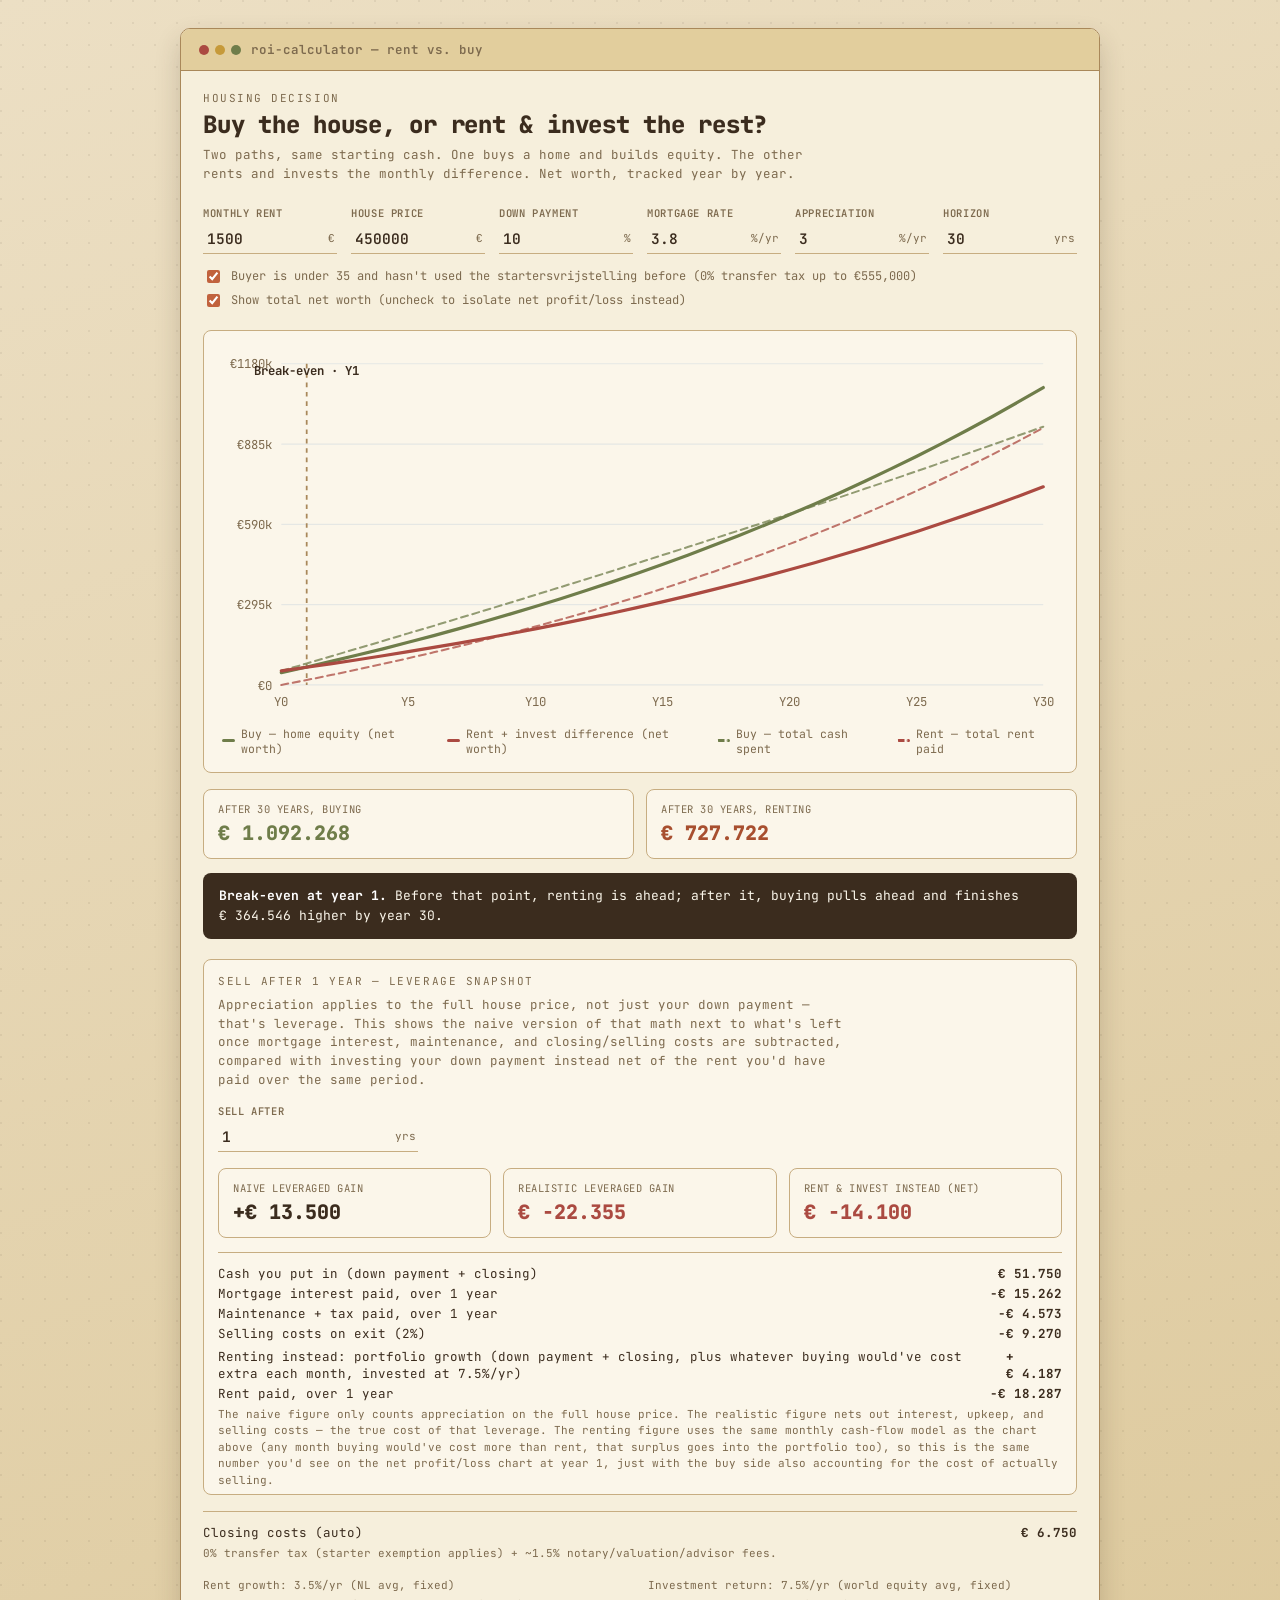
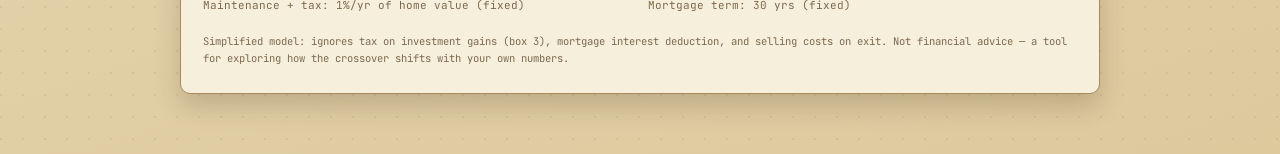
<file: ROI/index.html>
<!DOCTYPE html>
<html lang="en">
<head>
<meta charset="UTF-8">
<meta name="viewport" content="width=device-width, initial-scale=1.0">
<title>Rent vs. Buy — ROI Calculator</title>
<meta name="description" content="Compare buying a house vs. renting and investing the difference, using Dutch mortgage, tax and rent-growth assumptions.">

<link rel="preconnect" href="https://fonts.googleapis.com">
<link rel="preconnect" href="https://fonts.gstatic.com" crossorigin>
<link href="https://fonts.googleapis.com/css2?family=JetBrains+Mono:ital,wght@0,400;0,500;0,600;0,700;0,800;1,400;1,500&display=swap" rel="stylesheet">

<style>
  :root{
    --desktop-bg-1:#ecdfc4;
    --desktop-bg-2:#ddc99c;
    --window-bg:#f6efdc;
    --window-header:#e2ce9d;
    --border:#a9885a;
    --border-soft:#c7ad81;
    --ink:#3b2c1e;
    --ink-soft:#7d6a4e;
    --rust:#c1623d;
    --rust-dark:#a84f2f;
    --olive:#6f7d4a;
    --brick:#ab4a41;
    --gold:#c69a3a;
    --paper:#fbf6ea;
    --radius:10px;
    --font-mono:'JetBrains Mono','Fira Code',ui-monospace,SFMono-Regular,Menlo,Consolas,monospace;
  }
  *{ box-sizing:border-box; }
  html,body{ margin:0; padding:0; }
  body{
    font-family:var(--font-mono);
    color:var(--ink);
    background:
      radial-gradient(circle at 1px 1px, rgba(59,44,30,0.07) 1px, transparent 0) 0 0/22px 22px,
      linear-gradient(160deg, var(--desktop-bg-1), var(--desktop-bg-2));
    min-height:100vh;
    -webkit-font-smoothing:antialiased;
    padding:28px 16px 60px;
  }
  h1,h2,p{ margin:0; }
  :focus-visible{ outline:2px solid var(--rust); outline-offset:2px; }
  *{ scrollbar-width:thin; scrollbar-color:var(--border-soft) transparent; }

  .wrap{ max-width:920px; margin:0 auto; }

  .card{
    background:var(--window-bg);
    border:1px solid var(--border);
    border-radius:var(--radius);
    box-shadow:0 12px 26px rgba(59,44,30,.20);
    overflow:hidden;
  }
  .card-header{
    background:var(--window-header);
    border-bottom:1px solid var(--border);
    padding:12px 18px;
    display:flex; align-items:center; gap:10px;
  }
  .dots{ display:flex; gap:6px; }
  .dots span{ width:10px; height:10px; border-radius:50%; display:inline-block; }
  .dots span:nth-child(1){ background:var(--brick); }
  .dots span:nth-child(2){ background:var(--gold); }
  .dots span:nth-child(3){ background:var(--olive); }
  .card-header .title{ font-size:12.5px; color:var(--ink-soft); font-weight:600; }

  .card-body{ padding:20px 22px 26px; }

  .eyebrow{ font-size:11px; letter-spacing:.14em; text-transform:uppercase; color:var(--ink-soft); margin-bottom:4px; }
  h1{ font-size:24px; font-weight:800; letter-spacing:-0.01em; margin-bottom:6px; }
  .sub{ font-size:12.5px; color:var(--ink-soft); line-height:1.5; max-width:640px; }

  .grid{ display:grid; grid-template-columns:repeat(6,1fr); gap:14px; margin:22px 0 8px; }
  @media (max-width:760px){ .grid{ grid-template-columns:repeat(2,1fr); } }

  .field label{
    display:block; font-size:10.5px; text-transform:uppercase; letter-spacing:.06em;
    color:var(--ink-soft); font-weight:600; margin-bottom:4px;
  }
  .field .inputrow{
    display:flex; align-items:center; gap:4px;
    border-bottom:1.5px solid var(--border-soft);
    padding:4px 2px;
  }
  .field .inputrow:focus-within{ border-color:var(--rust); }
  .field input[type=number]{
    width:100%; border:none; background:transparent; outline:none;
    font-family:var(--font-mono); font-size:14.5px; color:var(--ink); font-weight:600;
    -moz-appearance:textfield;
  }
  .field input[type=number]::-webkit-outer-spin-button,
  .field input[type=number]::-webkit-inner-spin-button{ -webkit-appearance:none; margin:0; }
  .field .suffix{ font-size:11px; color:var(--ink-soft); white-space:nowrap; }

  .starter-row{
    display:flex; align-items:flex-start; gap:8px; margin:14px 0 6px;
    font-size:12px; color:var(--ink-soft); line-height:1.4;
  }
  .starter-row input{ margin-top:2px; accent-color:var(--rust); }

  .chartbox{
    margin-top:20px; background:var(--paper); border:1px solid var(--border-soft);
    border-radius:8px; padding:14px 14px 6px;
  }
  .legend{ display:flex; gap:18px; font-size:11.5px; color:var(--ink-soft); margin-top:6px; padding:0 4px 10px; }
  .legend span{ display:flex; align-items:center; gap:6px; }
  .swatch{ width:14px; height:3px; display:inline-block; border-radius:2px; }

  .summary{ display:grid; grid-template-columns:1fr 1fr; gap:12px; margin-top:16px; }
  @media (max-width:520px){ .summary{ grid-template-columns:1fr; } }
  .stat{ background:var(--paper); border:1px solid var(--border-soft); border-radius:8px; padding:12px 14px; }
  .stat .lbl{ font-size:10.5px; text-transform:uppercase; letter-spacing:.05em; color:var(--ink-soft); margin-bottom:4px; }
  .stat .val{ font-size:20px; font-weight:800; font-variant-numeric:tabular-nums; }
  .stat.buy .val{ color:var(--olive); }
  .stat.rent .val{ color:var(--rust-dark); }

  .verdict{
    margin-top:14px; background:var(--ink); color:var(--paper);
    border-radius:8px; padding:13px 16px; font-size:13px; line-height:1.55;
  }
  .verdict b{ color:#fff; }

  .autocalc{
    margin-top:16px; border-top:1px solid var(--border-soft); padding-top:12px;
  }
  .autocalc .row{ display:flex; justify-content:space-between; font-size:12.5px; margin-bottom:3px; }
  .autocalc .row .v{ font-weight:700; font-variant-numeric:tabular-nums; }
  .autocalc .note{ font-size:11px; color:var(--ink-soft); margin-top:4px; line-height:1.5; }

  .fixed-assumptions{
    margin-top:14px; font-size:11px; color:var(--ink-soft); line-height:1.7;
    display:grid; grid-template-columns:1fr 1fr; gap:2px 16px;
  }
  @media (max-width:520px){ .fixed-assumptions{ grid-template-columns:1fr; } }

  .disclaimer{ font-size:10.5px; color:var(--ink-soft); margin-top:18px; line-height:1.6; }
</style>
</head>
<body>
<div class="wrap">
  <div class="card">
    <div class="card-header">
      <div class="dots"><span></span><span></span><span></span></div>
      <div class="title">roi-calculator — rent vs. buy</div>
    </div>
    <div class="card-body">
      <div class="eyebrow">Housing decision</div>
      <h1>Buy the house, or rent &amp; invest the rest?</h1>
      <p class="sub">Two paths, same starting cash. One buys a home and builds equity. The other rents and invests the monthly difference. Net worth, tracked year by year.</p>

      <div class="grid">
        <div class="field">
          <label>Monthly rent</label>
          <div class="inputrow"><input id="rent" type="number" step="50" value="1500"><span class="suffix">€</span></div>
        </div>
        <div class="field">
          <label>House price</label>
          <div class="inputrow"><input id="price" type="number" step="5000" value="450000"><span class="suffix">€</span></div>
        </div>
        <div class="field">
          <label>Down payment</label>
          <div class="inputrow"><input id="down" type="number" step="1" value="10"><span class="suffix">%</span></div>
        </div>
        <div class="field">
          <label>Mortgage rate</label>
          <div class="inputrow"><input id="rate" type="number" step="0.1" value="3.8"><span class="suffix">%/yr</span></div>
        </div>
        <div class="field">
          <label>Appreciation</label>
          <div class="inputrow"><input id="appr" type="number" step="0.1" value="3"><span class="suffix">%/yr</span></div>
        </div>
        <div class="field">
          <label>Horizon</label>
          <div class="inputrow"><input id="years" type="number" step="1" value="30"><span class="suffix">yrs</span></div>
        </div>
      </div>

      <label class="starter-row">
        <input id="starter" type="checkbox" checked>
        <span>Buyer is under 35 and hasn't used the startersvrijstelling before (0% transfer tax up to €555,000)</span>
      </label>

      <label class="starter-row" style="margin-top:0;">
        <input id="chartMode" type="checkbox" checked>
        <span>Show total net worth (uncheck to isolate net profit/loss instead)</span>
      </label>

      <div class="chartbox">
        <svg id="chart" viewBox="0 0 720 320" style="width:100%; height:auto; display:block;"></svg>
        <div class="legend" id="legend"></div>
      </div>

      <div class="summary">
        <div class="stat buy">
          <div class="lbl">After <span id="hy1">30</span> years, buying</div>
          <div class="val" id="finalBuy">€0</div>
        </div>
        <div class="stat rent">
          <div class="lbl">After <span id="hy2">30</span> years, renting</div>
          <div class="val" id="finalRent">€0</div>
        </div>
      </div>

      <div class="verdict" id="verdict"></div>

      <div class="chartbox" style="margin-top:20px;">
        <div class="eyebrow" style="margin-bottom:8px;">Sell after <span id="sellYearsLabel">1</span> year — leverage snapshot</div>
        <p class="sub" style="margin-bottom:14px;">Appreciation applies to the full house price, not just your down payment — that's leverage. This shows the naive version of that math next to what's left once mortgage interest, maintenance, and closing/selling costs are subtracted, compared with investing your down payment instead net of the rent you'd have paid over the same period.</p>
        <div class="grid" style="grid-template-columns:200px; margin:0 0 16px;">
          <div class="field">
            <label>Sell after</label>
            <div class="inputrow"><input id="sellYears" type="number" step="1" min="1" value="1"><span class="suffix">yrs</span></div>
          </div>
        </div>
        <div class="summary" style="grid-template-columns:1fr 1fr 1fr;">
          <div class="stat">
            <div class="lbl">Naive leveraged gain</div>
            <div class="val" id="y1naive">€0</div>
          </div>
          <div class="stat buy">
            <div class="lbl">Realistic leveraged gain</div>
            <div class="val" id="y1real">€0</div>
          </div>
          <div class="stat rent">
            <div class="lbl">Rent &amp; invest instead (net)</div>
            <div class="val" id="y1invest">€0</div>
          </div>
        </div>
        <div class="autocalc" id="y1breakdown" style="margin-top:14px;"></div>
      </div>

      <div class="autocalc">
        <div class="row"><span>Closing costs (auto)</span><span class="v" id="closing">€0</span></div>
        <div class="note" id="closingNote"></div>
      </div>

      <div class="fixed-assumptions">
        <div>Rent growth: 3.5%/yr (NL avg, fixed)</div>
        <div>Investment return: 7.5%/yr (world equity avg, fixed)</div>
        <div>Maintenance + tax: 1%/yr of home value (fixed)</div>
        <div>Mortgage term: 30 yrs (fixed)</div>
      </div>

      <p class="disclaimer">Simplified model: ignores tax on investment gains (box 3), mortgage interest deduction, and selling costs on exit. Not financial advice — a tool for exploring how the crossover shifts with your own numbers.</p>
    </div>
  </div>
</div>

<script>
(function(){
  const RENT_GROWTH = 3.5;
  const INVEST_RETURN = 7.5;
  const MAINTENANCE_PCT = 1;
  const STARTER_THRESHOLD = 555000;
  const FIXED_BUY_COSTS_PCT = 1.5;
  const LOAN_TERM_YEARS = 30;
  const SELLING_COSTS_PCT = 2; // % of sale price - agent + notary on the sale side, rough NL average

  const els = {
    rent: document.getElementById('rent'),
    price: document.getElementById('price'),
    down: document.getElementById('down'),
    rate: document.getElementById('rate'),
    appr: document.getElementById('appr'),
    years: document.getElementById('years'),
    starter: document.getElementById('starter'),
    sellYears: document.getElementById('sellYears'),
    chartMode: document.getElementById('chartMode'),
  };

  const fmtEUR = n => new Intl.NumberFormat('nl-NL', { style:'currency', currency:'EUR', maximumFractionDigits:0 }).format(n);
  const fmtEURk = n => {
    const sign = n < 0 ? '−' : '';
    const v = Math.abs(n);
    return v >= 1000 ? `${sign}€${Math.round(v/1000)}k` : `${sign}€${Math.round(v)}`;
  };

  function closingCosts(price, isStarter){
    const eligible = isStarter && price <= STARTER_THRESHOLD;
    const transferTaxRate = eligible ? 0 : 0.02;
    return price * transferTaxRate + price * (FIXED_BUY_COSTS_PCT/100);
  }

  function compute(){
    const rent0 = parseFloat(els.rent.value) || 0;
    const price = parseFloat(els.price.value) || 0;
    const downPct = parseFloat(els.down.value) || 0;
    const rate = parseFloat(els.rate.value) || 0;
    const appr = parseFloat(els.appr.value) || 0;
    const horizonYears = Math.max(1, parseInt(els.years.value) || 1);
    const isStarter = els.starter.checked;

    const downPayment = price * (downPct/100);
    const closing = closingCosts(price, isStarter);
    const loanAmount = price - downPayment;
    let portfolio = downPayment + closing;

    const monthlyRate = rate/100/12;
    const nPayments = LOAN_TERM_YEARS * 12;
    const mortgagePayment = monthlyRate === 0
      ? loanAmount / nPayments
      : (loanAmount * monthlyRate * Math.pow(1+monthlyRate, nPayments)) / (Math.pow(1+monthlyRate, nPayments) - 1);

    const monthlyAppr = Math.pow(1 + appr/100, 1/12) - 1;
    const monthlyInvest = Math.pow(1 + INVEST_RETURN/100, 1/12) - 1;
    const monthlyRentGrowth = Math.pow(1 + RENT_GROWTH/100, 1/12) - 1;

    let loanBalance = loanAmount;
    let homeValue = price;
    let currentRent = rent0;
    let cumRent = 0;
    let cumBuyCost = downPayment + closing;
    let cumContrib = 0;

    const points = [{ year:0, buy: homeValue - loanBalance, rentInvest: portfolio, cumRent, cumBuyCost, cumContrib }];
    let crossover = null;
    let prevDiff = points[0].buy - points[0].rentInvest;

    const totalMonths = horizonYears * 12;
    for (let m=1; m<=totalMonths; m++){
      const interestPortion = loanBalance * monthlyRate;
      if (loanBalance > 0 && m <= nPayments){
        const principalPortion = Math.min(mortgagePayment - interestPortion, loanBalance);
        loanBalance -= principalPortion;
      }
      homeValue *= (1 + monthlyAppr);
      const maintenance = (homeValue * (MAINTENANCE_PCT/100)) / 12;
      const buyerMonthlyCost = (m <= nPayments ? mortgagePayment : 0) + maintenance;
      const diffContribution = buyerMonthlyCost - currentRent;
      portfolio = portfolio * (1 + monthlyInvest) + diffContribution;
      cumRent += currentRent;
      cumBuyCost += buyerMonthlyCost;
      cumContrib += diffContribution;
      currentRent *= (1 + monthlyRentGrowth);

      if (m % 12 === 0){
        const buyNW = homeValue - loanBalance;
        const rentNW = portfolio;
        points.push({ year: m/12, buy: buyNW, rentInvest: rentNW, cumRent, cumBuyCost, cumContrib });
        const diff = buyNW - rentNW;
        if (crossover === null && Math.sign(diff) !== Math.sign(prevDiff)) crossover = m/12;
        prevDiff = diff;
      }
    }

    const last = points[points.length-1];
    return { points, crossover, finalBuy: last.buy, finalRent: last.rentInvest, closing, isStarter, price, horizonYears, initialCash: downPayment + closing };
  }

  function drawChart(points, crossover, showNetWorth, profitPoints){
    const svg = document.getElementById('chart');
    const W = 720, H = 320, padL = 54, padR = 16, padT = 16, padB = 30;
    const plotW = W - padL - padR, plotH = H - padT - padB;

    const series = showNetWorth ? points : profitPoints;
    const keys = showNetWorth ? ['buy','rentInvest','cumRent','cumBuyCost'] : ['buyProfit','rentProfit'];

    const maxYear = series[series.length-1].year;
    const maxVal = Math.max(1, ...series.map(p => Math.max(...keys.map(k => p[k])))) * 1.08;
    const minVal = Math.min(0, ...series.map(p => Math.min(...keys.map(k => p[k]))));

    const xScale = y => padL + (y / maxYear) * plotW;
    const yScale = v => padT + plotH - ((v - minVal) / (maxVal - minVal)) * plotH;

    let svgParts = [];

    // gridlines + y labels
    const gridSteps = 4;
    for (let i=0; i<=gridSteps; i++){
      const val = minVal + (maxVal - minVal) * (i/gridSteps);
      const y = yScale(val);
      svgParts.push(`<line x1="${padL}" y1="${y}" x2="${W-padR}" y2="${y}" stroke="#E5E7E4" stroke-width="1"/>`);
      svgParts.push(`<text x="${padL-8}" y="${y+4}" text-anchor="end" font-size="10.5" fill="#7d6a4e" font-family="var(--font-mono)">${fmtEURk(val)}</text>`);
    }
    // x labels
    const xTickCount = Math.min(6, maxYear);
    for (let i=0; i<=xTickCount; i++){
      const yr = Math.round((maxYear/xTickCount) * i);
      const x = xScale(yr);
      svgParts.push(`<text x="${x}" y="${H-padB+18}" text-anchor="middle" font-size="10.5" fill="#7d6a4e">Y${yr}</text>`);
    }

    function pathFor(key){
      return series.map((p,i) => `${i===0?'M':'L'} ${xScale(p.year).toFixed(1)} ${yScale(p[key]).toFixed(1)}`).join(' ');
    }

    if (showNetWorth){
      if (crossover !== null){
        const cx = xScale(crossover);
        svgParts.push(`<line x1="${cx}" y1="${padT}" x2="${cx}" y2="${H-padB}" stroke="#a9885a" stroke-width="1.5" stroke-dasharray="4 4"/>`);
        svgParts.push(`<text x="${cx}" y="${padT+2}" text-anchor="middle" font-size="10.5" fill="#3b2c1e" font-weight="700" dy="8">Break-even · Y${crossover}</text>`);
      }
      svgParts.push(`<path d="${pathFor('cumBuyCost')}" fill="none" stroke="#6f7d4a" stroke-width="1.75" stroke-dasharray="6 4" stroke-linecap="round" stroke-linejoin="round" opacity="0.75"/>`);
      svgParts.push(`<path d="${pathFor('cumRent')}" fill="none" stroke="#ab4a41" stroke-width="1.75" stroke-dasharray="6 4" stroke-linecap="round" stroke-linejoin="round" opacity="0.75"/>`);
      svgParts.push(`<path d="${pathFor('buy')}" fill="none" stroke="#6f7d4a" stroke-width="2.75" stroke-linecap="round" stroke-linejoin="round"/>`);
      svgParts.push(`<path d="${pathFor('rentInvest')}" fill="none" stroke="#ab4a41" stroke-width="2.75" stroke-linecap="round" stroke-linejoin="round"/>`);
    } else {
      if (minVal < 0 && maxVal > 0){
        const zy = yScale(0);
        svgParts.push(`<line x1="${padL}" y1="${zy}" x2="${W-padR}" y2="${zy}" stroke="#a9885a" stroke-width="1.5"/>`);
      }
      svgParts.push(`<path d="${pathFor('buyProfit')}" fill="none" stroke="#6f7d4a" stroke-width="2.75" stroke-linecap="round" stroke-linejoin="round"/>`);
      svgParts.push(`<path d="${pathFor('rentProfit')}" fill="none" stroke="#ab4a41" stroke-width="2.75" stroke-linecap="round" stroke-linejoin="round"/>`);
    }

    svg.innerHTML = svgParts.join('');
  }

  function computeSellSnapshot(){
    const rent0 = parseFloat(els.rent.value) || 0;
    const price = parseFloat(els.price.value) || 0;
    const downPct = parseFloat(els.down.value) || 0;
    const rate = parseFloat(els.rate.value) || 0;
    const appr = parseFloat(els.appr.value) || 0;
    const isStarter = els.starter.checked;
    const sellYears = Math.max(1, parseInt(els.sellYears.value) || 1);

    const downPayment = price * (downPct/100);
    const closing = closingCosts(price, isStarter);
    const initialCash = downPayment + closing;
    const loanAmount = price - downPayment;

    const monthlyRate = rate/100/12;
    const nPayments = LOAN_TERM_YEARS * 12;
    const mortgagePayment = monthlyRate === 0
      ? loanAmount / nPayments
      : (loanAmount * monthlyRate * Math.pow(1+monthlyRate, nPayments)) / (Math.pow(1+monthlyRate, nPayments) - 1);
    const monthlyAppr = Math.pow(1 + appr/100, 1/12) - 1;
    const monthlyRentGrowth = Math.pow(1 + RENT_GROWTH/100, 1/12) - 1;

    const monthlyInvest = Math.pow(1 + INVEST_RETURN/100, 1/12) - 1;

    let loanBalance = loanAmount;
    let homeValue = price;
    let interestPaid = 0;
    let maintenancePaid = 0;
    let currentRent = rent0;
    let rentPaid = 0;
    let portfolio = initialCash;
    let cumBuyCost = initialCash;
    let cumContrib = 0;

    const totalMonths = sellYears * 12;
    for (let m=1; m<=totalMonths; m++){
      const interestPortion = loanBalance * monthlyRate;
      if (loanBalance > 0 && m <= nPayments){
        const principalPortion = Math.min(mortgagePayment - interestPortion, loanBalance);
        loanBalance -= principalPortion;
        interestPaid += interestPortion;
      }
      homeValue *= (1 + monthlyAppr);
      const maintenance = (homeValue * (MAINTENANCE_PCT/100)) / 12;
      maintenancePaid += maintenance;
      const buyerMonthlyCost = (m <= nPayments ? mortgagePayment : 0) + maintenance;
      const diffContribution = buyerMonthlyCost - currentRent;
      portfolio = portfolio * (1 + monthlyInvest) + diffContribution;
      cumBuyCost += buyerMonthlyCost;
      cumContrib += diffContribution;
      rentPaid += currentRent;
      currentRent *= (1 + monthlyRentGrowth);
    }

    const naiveGain = price * (Math.pow(1 + appr/100, sellYears) - 1);

    const sellingCosts = homeValue * (SELLING_COSTS_PCT/100);
    const equity = homeValue - loanBalance;
    const realisticGain = (equity - sellingCosts) - cumBuyCost;

    const investmentGrowth = portfolio - initialCash - cumContrib;
    const investNet = investmentGrowth - rentPaid;

    return { initialCash, naiveGain, realisticGain, investNet, investmentGrowth, cumContrib, rentPaid, interestPaid, maintenancePaid, sellingCosts, closing, sellYears };
  }


  const NET_WORTH_LEGEND = `
    <span><span class="swatch" style="background:#6f7d4a"></span>Buy — home equity (net worth)</span>
    <span><span class="swatch" style="background:#ab4a41"></span>Rent + invest difference (net worth)</span>
    <span><span class="swatch" style="background:none;height:0;border-top:3px dashed #6f7d4a"></span>Buy — total cash spent</span>
    <span><span class="swatch" style="background:none;height:0;border-top:3px dashed #ab4a41"></span>Rent — total rent paid</span>
  `;
  const PROFIT_LOSS_LEGEND = `
    <span><span class="swatch" style="background:#6f7d4a"></span>Buy — net profit/loss</span>
    <span><span class="swatch" style="background:#ab4a41"></span>Rent — net profit/loss</span>
    <span>Below the gold line means you'd be behind if you stopped today; capital you put in isn't counted as a loss, only money actually spent (closing costs, interest, maintenance, rent).</span>
  `;

  function render(){
    const r = compute();
    const profitPoints = r.points.map(p => ({
      year: p.year,
      buyProfit: p.buy - p.cumBuyCost,
      rentProfit: p.rentInvest - r.initialCash - p.cumContrib - p.cumRent,
    }));
    const showNetWorth = els.chartMode.checked;
    drawChart(r.points, r.crossover, showNetWorth, profitPoints);
    document.getElementById('legend').innerHTML = showNetWorth ? NET_WORTH_LEGEND : PROFIT_LOSS_LEGEND;

    document.getElementById('finalBuy').textContent = fmtEUR(r.finalBuy);
    document.getElementById('finalRent').textContent = fmtEUR(r.finalRent);
    document.getElementById('hy1').textContent = r.horizonYears;
    document.getElementById('hy2').textContent = r.horizonYears;

    const winner = r.finalBuy > r.finalRent ? 'buy' : 'rent';
    const diffAmount = Math.abs(r.finalBuy - r.finalRent);
    const verdict = document.getElementById('verdict');
    if (r.crossover !== null){
      verdict.innerHTML = `<b>Break-even at year ${r.crossover}.</b> Before that point, ${winner==='buy'?'renting':'buying'} is ahead; after it, ${winner==='buy'?'buying':'renting'} pulls ahead and finishes ${fmtEUR(diffAmount)} higher by year ${r.horizonYears}.`;
    } else {
      verdict.innerHTML = `<b>No break-even within ${r.horizonYears} years.</b> ${winner==='buy'?'Buying':'Renting and investing'} stays ahead the entire time, ending ${fmtEUR(diffAmount)} higher.`;
    }

    document.getElementById('closing').textContent = fmtEUR(r.closing);
    document.getElementById('closingNote').textContent =
      (r.isStarter && r.price <= STARTER_THRESHOLD)
        ? '0% transfer tax (starter exemption applies) + ~1.5% notary/valuation/advisor fees.'
        : '2% transfer tax + ~1.5% notary/valuation/advisor fees.';

    const y1 = computeSellSnapshot();
    document.getElementById('sellYearsLabel').textContent = y1.sellYears;
    document.getElementById('y1naive').textContent = (y1.naiveGain >= 0 ? '+' : '') + fmtEUR(y1.naiveGain);
    const realEl = document.getElementById('y1real');
    realEl.textContent = (y1.realisticGain >= 0 ? '+' : '') + fmtEUR(y1.realisticGain);
    realEl.style.color = y1.realisticGain >= 0 ? 'var(--olive)' : 'var(--brick)';
    const investEl = document.getElementById('y1invest');
    investEl.textContent = (y1.investNet >= 0 ? '+' : '') + fmtEUR(y1.investNet);
    investEl.style.color = y1.investNet >= 0 ? 'var(--olive)' : 'var(--brick)';
    const yrLabel = y1.sellYears === 1 ? 'year' : 'years';
    document.getElementById('y1breakdown').innerHTML = `
      <div class="row"><span>Cash you put in (down payment + closing)</span><span class="v">${fmtEUR(y1.initialCash)}</span></div>
      <div class="row"><span>Mortgage interest paid, over ${y1.sellYears} ${yrLabel}</span><span class="v">−${fmtEUR(y1.interestPaid)}</span></div>
      <div class="row"><span>Maintenance + tax paid, over ${y1.sellYears} ${yrLabel}</span><span class="v">−${fmtEUR(y1.maintenancePaid)}</span></div>
      <div class="row"><span>Selling costs on exit (${SELLING_COSTS_PCT}%)</span><span class="v">−${fmtEUR(y1.sellingCosts)}</span></div>
      <div class="row" style="margin-top:6px;"><span>Renting instead: portfolio growth (down payment + closing, plus whatever buying would've cost extra each month, invested at ${INVEST_RETURN}%/yr)</span><span class="v">${y1.investmentGrowth >= 0 ? '+' : ''}${fmtEUR(y1.investmentGrowth)}</span></div>
      <div class="row"><span>Rent paid, over ${y1.sellYears} ${yrLabel}</span><span class="v">−${fmtEUR(y1.rentPaid)}</span></div>
      <div class="note">The naive figure only counts appreciation on the full house price. The realistic figure nets out interest, upkeep, and selling costs — the true cost of that leverage. The renting figure uses the same monthly cash-flow model as the chart above (any month buying would've cost more than rent, that surplus goes into the portfolio too), so this is the same number you'd see on the net profit/loss chart at year ${y1.sellYears}, just with the buy side also accounting for the cost of actually selling.</div>
    `;
  }

  Object.values(els).forEach(el => el.addEventListener('input', render));
  render();
})();
</script>
</body>
</html>
</file>
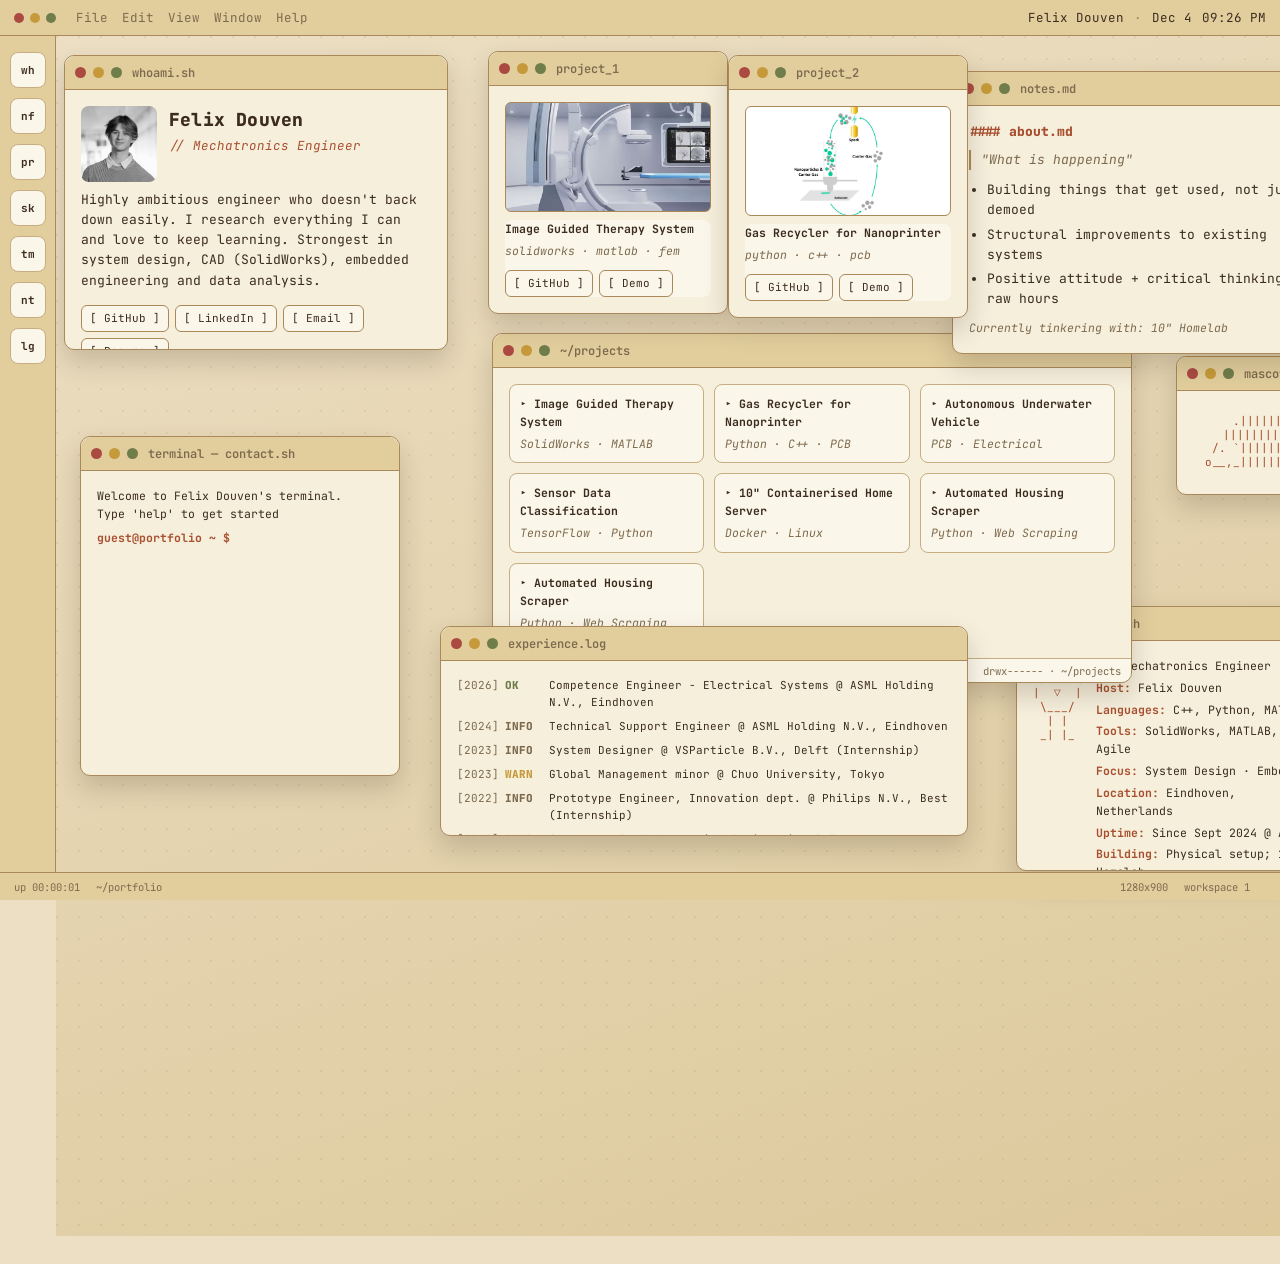
<file: index2.html>
<!DOCTYPE html>
<html lang="en">
<head>
<meta charset="UTF-8">
<meta name="viewport" content="width=device-width, initial-scale=1.0">
<title>Felix Douven — Mechatronics Engineer</title>
<meta name="description" content=`Portfolio of ${CONFIG.personal.name}, a mechatronics engineer. Robotics, embedded systems, PCB design, controls, and C++/Python projects.`>

<!--
  ============================================================
  HOW TO CUSTOMIZE THIS FILE
  ============================================================
  1. Search for text in [square brackets] — that's every placeholder.
  2. Search for "IMAGE PLACEHOLDER" comments — swap those divs for <img> tags.
  3. Project cards live in the "PROJECTS DATA" section below (~line with id="win-projects").
     Each .project-card has data-title / data-tags / data-desc attributes used by the modal.
  4. Colors are CSS variables at the top of <style> under :root — change the palette in one place.
  5. Everything is one file, no build step. Rename to index.html and push to GitHub Pages, or
     open it directly in a browser.
  ============================================================
-->
  

<link rel="preconnect" href="https://fonts.googleapis.com">
<link rel="preconnect" href="https://fonts.gstatic.com" crossorigin>
<link href="https://fonts.googleapis.com/css2?family=JetBrains+Mono:ital,wght@0,400;0,500;0,600;0,700;0,800;1,400;1,500&display=swap" rel="stylesheet">

<style>
  /* ============ TOKENS ============ */
  :root{
    --desktop-bg-1:#ecdfc4;
    --desktop-bg-2:#ddc99c;
    --window-bg:#f6efdc;
    --window-header:#e2ce9d;
    --border:#a9885a;
    --border-soft:#c7ad81;
    --ink:#3b2c1e;
    --ink-soft:#7d6a4e;
    --rust:#c1623d;
    --rust-dark:#a84f2f;
    --olive:#6f7d4a;
    --brick:#ab4a41;
    --gold:#c69a3a;
    --paper:#fbf6ea;

    --menubar-h:36px;
    --statusbar-h:28px;
    --dock-w:56px;
    --dock-mobile-h:44px;

    --radius:10px;
    --font-mono:'JetBrains Mono', 'Fira Code', ui-monospace, SFMono-Regular, Menlo, Consolas, monospace;
  }

  /* ============ RESET / BASE ============ */
  *{ box-sizing:border-box; }
  html,body{ margin:0; padding:0; }
  body{
    font-family:var(--font-mono);
    color:var(--ink);
    background:var(--desktop-bg-1);
    overflow-x:hidden;
    -webkit-font-smoothing:antialiased;
  }
  button{ font-family:inherit; cursor:pointer; }
  a{ color:var(--rust-dark); text-decoration:none; }
  a:hover{ text-decoration:underline; }
  h1,h2,h3,h4,p,ul{ margin:0; }
  :focus-visible{ outline:2px solid var(--rust); outline-offset:2px; }

  /* thin warm scrollbars */
  *{ scrollbar-width:thin; scrollbar-color:var(--border-soft) transparent; }
  *::-webkit-scrollbar{ width:8px; height:8px; }
  *::-webkit-scrollbar-thumb{ background:var(--border-soft); border-radius:4px; }

  /* ============ TOP MENU BAR ============ */
  .menubar{
    position:fixed; top:0; left:0; right:0; height:var(--menubar-h);
    background:var(--window-header);
    border-bottom:1px solid var(--border);
    display:flex; align-items:center; justify-content:space-between;
    padding:0 14px; z-index:1000; font-size:12.5px;
  }
  .menubar-left{ display:flex; align-items:center; gap:14px; }
  .menu-dots{ display:flex; gap:6px; margin-right:6px; }
  .menu-dots span{ width:10px; height:10px; border-radius:50%; display:inline-block; }
  .menu-dots span:nth-child(1){ background:var(--brick); }
  .menu-dots span:nth-child(2){ background:var(--gold); }
  .menu-dots span:nth-child(3){ background:var(--olive); }
  .menu-item{ color:var(--ink-soft); }
  .menubar-right{ display:flex; align-items:center; gap:10px; color:var(--ink); }
  .menubar-right .divider{ color:var(--border); }

  /* ============ DOCK ============ */
  .dock{
    position:fixed; top:var(--menubar-h); bottom:var(--statusbar-h); left:0; width:var(--dock-w);
    background:var(--window-header); border-right:1px solid var(--border);
    display:flex; flex-direction:column; align-items:center; gap:10px;
    padding:16px 0; z-index:1000;
  }
  .dock-icon{
    width:36px; height:36px; border-radius:8px;
    background:var(--paper); border:1px solid var(--border-soft);
    color:var(--ink); font-size:11px; font-weight:700;
    display:flex; align-items:center; justify-content:center;
    transition:transform .15s ease, background .15s ease, color .15s ease;
  }
  .dock-icon:hover{ background:var(--rust); color:var(--paper); transform:translateY(-2px); }

  /* ============ DESKTOP ============ */
  #desktop{
    position:relative;
    margin-top:var(--menubar-h);
    margin-left:var(--dock-w);
    margin-bottom:var(--statusbar-h);
    min-height:1200px;
    overflow:hidden;
    background:
      radial-gradient(circle at 1px 1px, rgba(59,44,30,0.07) 1px, transparent 0) 0 0/22px 22px,
      linear-gradient(160deg, var(--desktop-bg-1), var(--desktop-bg-2));
  }
  /* desktop-canvas holds all windows. Above DESKTOP_MIN it just fills #desktop (fluid %).
     Below DESKTOP_MIN (but above the mobile breakpoint) it's forced to a fixed min-width
     instead of shrinking — this stops window text from reflowing/growing taller and
     overlapping neighbours; the user gets a horizontal scrollbar on #desktop instead. */
  #desktop-canvas{ position:relative; min-height:100%; }


  /* decorative, non-interactive */
  .doodle{ position:absolute; pointer-events:none; opacity:.16; color:var(--ink); }
  .doodle-gear{ top:18px; right:24px; width:130px; height:130px; animation:spin 70s linear infinite; }
  @keyframes spin{ from{ transform:rotate(0deg); } to{ transform:rotate(360deg); } }

  .polaroid{
    position:absolute; width:200px; background:var(--paper);
    border:1px solid var(--border-soft); border-radius:6px;
    padding:10px 10px 14px; box-shadow:0 10px 18px rgba(59,44,30,.18);
    cursor:grab; user-select:none;
  }
  .polaroid-img{
    width:100%; height:120px; border:1px dashed var(--border);
    display:flex; align-items:center; justify-content:center;
    color:var(--ink-soft); font-size:11px; background:rgba(255,255,255,.4);
  }
  .polaroid-cap{ margin-top:8px; font-size:11px; color:var(--ink-soft); font-style:italic; }

  /* ============ WINDOW BASE ============ */
  .window{
    position:absolute; display:flex; flex-direction:column;
    background:var(--window-bg); border:1px solid var(--border);
    border-radius:var(--radius); box-shadow:0 12px 26px rgba(59,44,30,.20);
  }
  .window.active{ box-shadow:0 16px 34px rgba(59,44,30,.28); }
  .window.minimized .win-body{ display:none; }
  .window.maximized{
    top:8px !important; left:8px !important;
    width:calc(100% - 16px) !important; height:calc(100% - 16px) !important;
  }

  .win-titlebar{
    display:flex; align-items:center; gap:10px;
    height:34px; min-height:34px; padding:0 10px;
    background:var(--window-header); border-bottom:1px solid var(--border);
    border-radius:var(--radius) var(--radius) 0 0;
    cursor:grab;
  }
  .win-controls{ display:flex; gap:7px; }
  .win-btn{ width:11px; height:11px; border-radius:50%; border:none; padding:0; }
  .win-btn.close{ background:var(--brick); }
  .win-btn.min{ background:var(--gold); }
  .win-btn.max{ background:var(--olive); }
  .win-title{ font-size:12px; color:var(--ink-soft); font-weight:600; }

  .win-body{ flex:1; min-height:0; overflow-y:auto; padding:16px; font-size:13px; line-height:1.55; }
  .win-autosize{ height:auto !important; }
  .win-autosize .win-body{ overflow:visible; flex:none; }
  .win-footer{
    height:24px; min-height:24px; display:flex; align-items:center; justify-content:space-between;
    padding:0 10px; font-size:10.5px; color:var(--ink-soft);
    border-top:1px solid var(--border-soft); background:var(--paper);
    border-radius:0 0 var(--radius) var(--radius);
  }

  /* ============ WHOAMI ============ */
  .avatar-box{
    width:76px; height:76px; border:1.5px dashed var(--border);
    border-radius:8px; display:flex; align-items:center; justify-content:center;
    color:var(--ink-soft); font-size:10.5px; text-align:center; float:left;
    margin:0 12px 8px 0; background:rgba(255,255,255,.35);
  }
  .who-name{ font-size:18px; font-weight:800; letter-spacing:.2px; }
  .who-role{ color:var(--rust-dark); font-style:italic; font-size:12.5px; margin-top:2px; }
  .who-bio{ margin-top:10px; clear:both; color:var(--ink); }
  .pill-row{ display:flex; flex-wrap:wrap; gap:6px; margin-top:14px; }
  .pill-link{
    border:1px solid var(--border); border-radius:6px; padding:4px 8px;
    font-size:11px; color:var(--ink); background:var(--paper);
  }
  .pill-link:hover{ background:var(--rust); color:var(--paper); border-color:var(--rust); text-decoration:none; }

  /* ============ NEOFETCH ============ */
  .fetch-wrap{ display:flex; gap:14px; }
  .fetch-art{ font-size:11px; line-height:1.3; color:var(--rust-dark); white-space:pre; flex-shrink:0; }
  .fetch-rows div{ font-size:11.5px; margin-bottom:4px; }
  .fetch-rows b{ color:var(--rust-dark); }
  .swatches{ display:flex; gap:4px; margin-top:10px; }
  .swatches span{ width:16px; height:12px; border-radius:2px; display:inline-block; }

  /* ============ SKILLS MONITOR ============ */
  .skill-row{ margin-bottom:11px; }
  .skill-label{ display:flex; justify-content:space-between; font-size:11.5px; margin-bottom:4px; }
  .skill-track{ height:8px; border-radius:4px; background:rgba(59,44,30,.12); overflow:hidden; }
  .skill-fill{ height:100%; width:0%; border-radius:4px; transition:width 1.1s ease; }

  /* ============ PROJECTS ============ */
  .proj-grid{ display:grid; grid-template-columns:repeat(auto-fill, minmax(150px,1fr)); gap:10px; }
  .project-card{
    border:1px solid var(--border-soft); border-radius:8px; background:var(--paper);
    padding:10px; font-size:11.5px; transition:transform .15s ease, box-shadow .15s ease, border-color .15s ease;
  }
  .project-card:hover{ transform:translateY(-3px); box-shadow:0 8px 16px rgba(59,44,30,.18); border-color:var(--rust); cursor:pointer; }
  .project-card .pc-title{ font-weight:700; margin-bottom:4px; }
  .project-card .pc-tags{ color:var(--ink-soft); font-style:italic; }

  /* ============ MODAL ============ */
  .modal-overlay{
    position:fixed; inset:0; background:rgba(59,44,30,.45);
    display:none; align-items:center; justify-content:center; z-index:2000; padding:20px;
  }
  .modal-box{
    position:relative; width:min(460px,100%); max-height:80vh; overflow-y:auto;
    background:var(--window-bg); border:1px solid var(--border); border-radius:var(--radius);
    padding:22px; box-shadow:0 20px 40px rgba(0,0,0,.3);
  }
  .modal-close{
    position:absolute; top:10px; right:10px; width:26px; height:26px; border-radius:50%;
    border:1px solid var(--border-soft); background:var(--paper); color:var(--ink);
  }
  .modal-close:hover{ background:var(--brick); color:var(--paper); }
  .modal-box h3{ font-size:16px; margin-bottom:4px; padding-right:26px; }
  .modal-tags{ font-size:11.5px; color:var(--ink-soft); font-style:italic; margin-bottom:12px; }
  .modal-image{
    width:100%; height:150px; border:1px dashed var(--border); border-radius:6px;
    display:flex; align-items:center; justify-content:center; color:var(--ink-soft);
    font-size:11.5px; margin-bottom:12px; background:rgba(255,255,255,.4);
  }
  .modal-box p{ font-size:12.5px; line-height:1.6; }
  .modal-links{ display:flex; gap:8px; margin-top:14px; }

  /* ============ TERMINAL ============ */
  .term-output{ font-size:11.5px; }
  .term-output div{ margin-bottom:6px; white-space:pre-wrap; word-break:break-word; }
  .term-output .prompt{ color:var(--rust-dark); font-weight:700; }
  .term-line-output{ color:var(--ink); }
  .term-inputrow{ display:flex; align-items:center; gap:6px; margin-top:6px; }
  .term-prompt-live{ color:var(--rust-dark); font-weight:700; font-size:11.5px; white-space:nowrap; }
  .term-input{
    flex:1; border:none; background:transparent; font-family:inherit; font-size:11.5px;
    color:var(--ink); outline:none;
  }

  /* ============ NOTES.MD ============ */
  .md-h4{ color:var(--rust-dark); font-weight:800; font-size:13px; margin-bottom:8px; }
  .md-quote{ border-left:2px solid var(--border); padding-left:10px; color:var(--ink-soft); font-style:italic; margin-bottom:10px; }
  .md-list{ margin:0 0 10px 0; padding-left:18px; }
  .md-list li{ margin-bottom:4px; }
  .md-italic{ color:var(--ink-soft); font-style:italic; font-size:11.5px; }

  /* ============ LOG ============ */
  .log-line{ font-size:11px; margin-bottom:7px; display:flex; gap:6px; }
  .log-time{ color:var(--ink-soft); flex-shrink:0; }
  .log-lvl{ font-weight:800; flex-shrink:0; width:38px; }
  .log-lvl.info{ color:var(--ink-soft); }
  .log-lvl.warn{ color:var(--gold); }
  .log-lvl.ok{ color:var(--olive); }

  /* ============ STATUS BAR ============ */
  .statusbar{
    position:fixed; left:0; right:0; bottom:0; height:var(--statusbar-h);
    background:var(--window-header); border-top:1px solid var(--border);
    display:flex; align-items:center; justify-content:space-between;
    padding:0 14px; font-size:10.5px; color:var(--ink-soft); z-index:1000;
  }
  .statusbar span{ margin-right:16px; }

  /* ============ RESPONSIVE ============ */
  /* "Tablet zone": too narrow for the fluid % layout to stay readable, but not yet
     mobile-stacked. Lock the canvas to its design width so windows can't reflow/grow
     into each other — scroll horizontally instead. */
  @media (min-width: 881px) and (max-width: 1650px){
    #desktop{ overflow-x:auto; overflow-y:hidden; }
    #desktop-canvas{ width:1600px; min-width:1600px; }
  }

  @media (max-width: 880px){
    .dock{
      top:var(--menubar-h); left:0; right:0; bottom:auto; width:100%; height:var(--dock-mobile-h);
      flex-direction:row; overflow-x:auto; padding:8px 10px; justify-content:flex-start;
      border-right:none; border-bottom:1px solid var(--border);
    }
    .dock-icon{ flex-shrink:0; }
    #desktop{
      margin-left:0; margin-top:calc(var(--menubar-h) + var(--dock-mobile-h));
      min-height:auto; padding:16px; overflow:visible;
    }
    .window{
      position:static !important; width:100% !important; height:auto !important;
      max-width:520px; margin:0 auto 20px; top:auto !important; left:auto !important;
    }
    .window .win-body{ max-height:none; overflow-y:visible; }
    .doodle, .polaroid{ display:none; }
    .menu-item{ display:none; }
  }

  @media (prefers-reduced-motion: reduce){
    *, *::before, *::after{
      animation-duration:.001ms !important; animation-iteration-count:1 !important;
      transition-duration:.001ms !important;
    }
  }
</style>
</head>
<body>

  <!-- ============ TOP MENU BAR ============ -->
  <div class="menubar">
    <div class="menubar-left">
      <div class="menu-dots"><span></span><span></span><span></span></div>
      <span class="menu-item">File</span>
      <span class="menu-item">Edit</span>
      <span class="menu-item">View</span>
      <span class="menu-item">Window</span>
      <span class="menu-item">Help</span>
    </div>
    <div class="menubar-right">
      <span>Felix Douven</span>
      <span class="divider">·</span>
      <span id="menu-date">—</span>
      <span id="menu-clock">--:--</span>
    </div>
  </div>

  <!-- ============ RICKROLL (hidden until triggered) ============ -->
  <div class="window" id="win-rickroll" style="display:none; top:200px; left:35%; width:400px; z-index:9999;">
    <div class="win-titlebar">
      <div class="win-controls">
        <button class="win-btn close" aria-label="Close video.exe"></button>
        <button class="win-btn min" aria-label="Minimize video.exe"></button>
        <button class="win-btn max" aria-label="Maximize video.exe"></button>
      </div>
      <div class="win-title">video.exe — never_gonna.mp4</div>
    </div>
    <div class="win-body" style="padding:0;">
      <div style="position:relative; padding-bottom:56.25%; height:0;">
        <iframe id="rickroll-frame" style="position:absolute; top:0; left:0; width:100%; height:100%;"
          src="" frameborder="0" allow="autoplay; encrypted-media" allowfullscreen></iframe>
      </div>
    </div>
  </div>

  <!-- ============ DOCK ============ -->
  <div class="dock">
    <button class="dock-icon" data-target="win-whoami" title="whoami.sh">wh</button>
    <button class="dock-icon" data-target="win-neofetch" title="neofetch">nf</button>
    <button class="dock-icon" data-target="win-projects" title="~/projects">pr</button>
    <button class="dock-icon" data-target="win-skills" title="skills.monitor">sk</button>
    <button class="dock-icon" data-target="win-terminal" title="terminal">tm</button>
    <button class="dock-icon" data-target="win-notes" title="notes.md">nt</button>
    <button class="dock-icon" data-target="win-log" title="experience.log">lg</button>
  </div>

  <!-- ============ DESKTOP ============ -->
  <main id="desktop">
   <div id="desktop-canvas">

    <!-- decorative doodle, purely aesthetic -->
    <svg class="doodle doodle-gear" viewBox="0 0 100 100" fill="none" stroke="currentColor" stroke-width="2.2">
      <circle cx="50" cy="50" r="18"/>
      <circle cx="50" cy="50" r="6"/>
      <g>
        <rect x="46" y="4" width="8" height="14"/>
        <rect x="46" y="82" width="8" height="14"/>
        <rect x="4" y="46" width="14" height="8"/>
        <rect x="82" y="46" width="14" height="8"/>
        <rect x="46" y="4" width="8" height="14" transform="rotate(45 50 50)"/>
        <rect x="46" y="82" width="8" height="14" transform="rotate(45 50 50)"/>
        <rect x="46" y="4" width="8" height="14" transform="rotate(90 50 50)"/>
        <rect x="46" y="82" width="8" height="14" transform="rotate(90 50 50)"/>
        <rect x="46" y="4" width="8" height="14" transform="rotate(135 50 50)"/>
        <rect x="46" y="82" width="8" height="14" transform="rotate(135 50 50)"/>
      </g>
    </svg>

    <!-- ============ WHOAMI ============ -->
    <div class="window" id="win-whoami" style="top:19px; left:0.5%; width:24%; height:295px;">
      <div class="win-titlebar">
        <div class="win-controls">
          <button class="win-btn close" aria-label="Close whoami.sh"></button>
          <button class="win-btn min" aria-label="Minimize whoami.sh"></button>
          <button class="win-btn max" aria-label="Maximize whoami.sh"></button>
        </div>
        <div class="win-title">whoami.sh</div>
      </div>
      <div class="win-body">
        <img src="pictures/headshot.jpg" style="width:76px;height:76px;border-radius:8px;object-fit:cover;float:left;margin:0 12px 8px 0;">
        <div class="who-name">Felix Douven</div>
        <div class="who-role">// Mechatronics Engineer</div>
        <div class="who-bio">Highly ambitious engineer who doesn't back down easily. I research everything I can and love to keep learning. Strongest in system design, CAD (SolidWorks), embedded engineering and data analysis.</div>
        <div class="pill-row">
          <a class="pill-link" href="https://github.com/Flexiis">[ GitHub ]</a>
          <a class="pill-link" href="https://www.linkedin.com/in/felixdouven/">[ LinkedIn ]</a>
          <a class="pill-link" href="mailto:felixdouven@planet.nl">[ Email ]</a>
          <a class="pill-link" href="cv/">[ Resume ]</a>
        </div>
      </div>
    </div>

    <!-- ============ NEOFETCH ============ -->
    <div class="window" id="win-neofetch" style="top:570px; left:60%; width:20%; height:265px;">
      <div class="win-titlebar">
        <div class="win-controls">
          <button class="win-btn close" aria-label="Close neofetch"></button>
          <button class="win-btn min" aria-label="Minimize neofetch"></button>
          <button class="win-btn max" aria-label="Maximize neofetch"></button>
        </div>
        <div class="win-title">neofetch</div>
      </div>
      <div class="win-body">
        <div class="fetch-wrap">
          <div class="fetch-art">  ___
 /o o \
|  ▽  |
 \___/
  | |
 _| |_</div>
          <div class="fetch-rows">
            <div><b>OS:</b> Mechatronics Engineer</div>
            <div><b>Host:</b> Felix Douven</div>
            <div><b>Languages:</b> C++, Python, MATLAB</div>
            <div><b>Tools:</b> SolidWorks, MATLAB, Agile</div>
            <div><b>Focus:</b> System Design · Embedded</div>
            <div><b>Location:</b> Eindhoven, Netherlands</div>
            <div><b>Uptime:</b> Since Sept 2024 @ ASML</div>
            <div><b>Building:</b> <span id="now-building"></span></div>
          </div>
        </div>
        <div class="swatches">
          <span style="background:var(--rust)"></span>
          <span style="background:var(--olive)"></span>
          <span style="background:var(--gold)"></span>
          <span style="background:var(--brick)"></span>
          <span style="background:var(--ink)"></span>
          <span style="background:var(--border)"></span>
        </div>
      </div>
    </div>  

    <!-- ============ MASCOT WINDOW ============ -->
    <div class="window win-autosize" id="win-mascot" style="top:320px; left:70%; width:170px; height:auto;">
      <div class="win-titlebar">
        <div class="win-controls">
          <button class="win-btn close" aria-label="Close mascot"></button>
          <button class="win-btn min" aria-label="Minimize mascot"></button>
          <button class="win-btn max" aria-label="Maximize mascot"></button>
        </div>
        <div class="win-title">mascot</div>
      </div>
      <div class="win-body" style="font-family:var(--font-mono); white-space:pre; font-size:11px; line-height:1.25; padding:10px; color:var(--rust-dark); text-align:center; overflow:hidden;">
   .|||||||||.
  |||||||||||||
 /. `|||||||||||
o__,_||||||||||'
      </div>
    </div>

    <!-- ============ SKILLS MONITOR ============ -->
    <div class="window win-autosize" id="win-skills" style="top:405px; left:82.5%; width:15%; height:auto;">
      <div class="win-titlebar">
        <div class="win-controls">
          <button class="win-btn close" aria-label="Close skills.monitor"></button>
          <button class="win-btn min" aria-label="Minimize skills.monitor"></button>
          <button class="win-btn max" aria-label="Maximize skills.monitor"></button>
        </div>
        <div class="win-title">skills.monitor</div>
      </div>
      <div class="win-body">
        <div class="skill-row"><div class="skill-label"><span>System Design</span><span>90%</span></div><div class="skill-track"><div class="skill-fill" data-value="90" style="background:var(--rust)"></div></div></div>
        <div class="skill-row"><div class="skill-label"><span>C++</span><span>90%</span></div><div class="skill-track"><div class="skill-fill" data-value="90" style="background:var(--olive)"></div></div></div>
        <div class="skill-row"><div class="skill-label"><span>Python</span><span>90%</span></div><div class="skill-track"><div class="skill-fill" data-value="90" style="background:var(--gold)"></div></div></div>
        <div class="skill-row"><div class="skill-label"><span>SolidWorks CAD</span><span>75%</span></div><div class="skill-track"><div class="skill-fill" data-value="65" style="background:var(--rust)"></div></div></div>
        <div class="skill-row"><div class="skill-label"><span>FEM Analysis</span><span>65%</span></div><div class="skill-track"><div class="skill-fill" data-value="65" style="background:var(--olive)"></div></div></div>
        <div class="skill-row"><div class="skill-label"><span>Matlab</span><span>65%</span></div><div class="skill-track"><div class="skill-fill" data-value="65" style="background:var(--gold)"></div></div></div>
        <div class="skill-row"><div class="skill-label"><span>PCCSIM & SPC</span><span>65%</span></div><div class="skill-track"><div class="skill-fill" data-value="65" style="background:var(--rust)"></div></div></div>
        <div class="skill-row"><div class="skill-label"><span>Circuit Design</span><span>35%</span></div><div class="skill-track"><div class="skill-fill" data-value="35" style="background:var(--olive)"></div></div></div>
      </div>
    </div>

    <!-- ============ PROJECTS ============ -->
    <div class="window win-autosize" id="win-projects" style="top:297px; left:27.25%; width:40%; height:auto;">
      <div class="win-titlebar">
        <div class="win-controls">
          <button class="win-btn close" aria-label="Close projects"></button>
          <button class="win-btn min" aria-label="Minimize projects"></button>
          <button class="win-btn max" aria-label="Maximize projects"></button>
        </div>
        <div class="win-title">~/projects</div>
      </div>
      <div class="win-body">
        <div class="proj-grid">
          <div class="project-card" data-title="Image Guided Therapy System — Philips N.V." data-tags="SolidWorks · MATLAB · FEM" data-desc="Developed the first mockup of the next-gen Image Guided Therapy System, optimized for manufacturability using FEM and cost-effective parts. Led CAD assembly and MATLAB simulations, delivering a prototype used to secure early-stage stakeholder funding.">
            <div class="pc-title">▸ Image Guided Therapy System</div><div class="pc-tags">SolidWorks · MATLAB</div>
          </div>
          <div class="project-card" data-title="Gas Recycler for Nanoprinter — VSParticle B.V." data-tags="Python · C++ · PCB" data-desc="Working prototype integrating Python, C++, PCB design and system architecture for an electrocatalysis nanoprinter. Reduced manual labor during tests to nearly zero with Python scripts and boosted gas reuse from 0% to 88%, saving €70K/year per unit. EMC-proof electrical design.">
            <div class="pc-title">▸ Gas Recycler for Nanoprinter</div><div class="pc-tags">Python · C++ · PCB</div>
          </div>
          <div class="project-card" data-title="Autonomous Underwater Vehicle" data-tags="PCB · Electrical · Systems" data-desc="Led the AUV's electrical & system design, defining the constraints. Developed the PCB for leak detection, power electronics and sensor processing.">
            <div class="pc-title">▸ Autonomous Underwater Vehicle</div><div class="pc-tags">PCB · Electrical</div>
          </div>
          <div class="project-card" data-title="Sensor Data Classification" data-tags="TensorFlow · Python" data-desc="Led machine learning model development for sensor data classification. Achieved 96.22% accuracy by optimizing SVM, Random Forest and Extra Trees models.">
            <div class="pc-title">▸ Sensor Data Classification</div><div class="pc-tags">TensorFlow · Python</div>
          </div>
          <div class="project-card" data-title="Containerised Home Server" data-tags="Docker · Linux" data-desc="Built a Linux server running multiple Dockerized services. Automated home data collection for renting houses, ad-blocking, and NAS integration using docker containers">
            <div class="pc-title">▸ 10" Containerised Home Server</div><div class="pc-tags">Docker · Linux</div>
          </div>
          <div class="project-card" data-title="Automated Housing Scraper" data-tags="Python · Web Scraping · Automation · Telegram/Discord" data-desc="Developed an autonomous real-time housing scraper that monitors multiple rental sites. Filters listings based on custom criteria and instantly dispatches push notifications to mobile for first-mover advantage.">
            <div class="pc-title">▸ Automated Housing Scraper</div><div class="pc-tags">Python · Web Scraping</div>
          </div>
          <div class="project-card" data-title="Automated Housing Scraper" data-tags="Python · Web Scraping · Automation · Telegram/Discord" data-desc="Developed an autonomous real-time housing scraper that monitors multiple rental sites. Filters listings based on custom criteria and instantly dispatches push notifications to mobile for first-mover advantage.">
            <div class="pc-title">▸ Automated Housing Scraper</div><div class="pc-tags">Python · Web Scraping</div>
          </div>
        </div>
      </div>
      <div class="win-footer"><span>10 items</span><span>drwx------ · ~/projects</span></div>
    </div>

    <!-- ============ TERMINAL ============ -->
    <div class="window" id="win-terminal" style="top:400px; left:1.5%; width:20%; height:340px;">
      <div class="win-titlebar">
        <div class="win-controls">
          <button class="win-btn close" aria-label="Close terminal"></button>
          <button class="win-btn min" aria-label="Minimize terminal"></button>
          <button class="win-btn max" aria-label="Maximize terminal"></button>
        </div>
        <div class="win-title">terminal — contact.sh</div>
      </div>
      <div class="win-body">
        <div class="term-output" id="term-output"></div>
        <div class="term-inputrow">
          <span class="term-prompt-live">guest@portfolio ~ $</span>
          <input class="term-input" id="term-input" type="text" autocomplete="off" spellcheck="false" aria-label="Terminal command input">
        </div>
      </div>
    </div>

    <!-- ============ NOTES.MD ============ -->
    <div class="window win-autosize" id="win-notes" style="top:35px; left:56%; width:24%; height:auto;">
      <div class="win-titlebar">
        <div class="win-controls">
          <button class="win-btn close" aria-label="Close notes.md"></button>
          <button class="win-btn min" aria-label="Minimize notes.md"></button>
          <button class="win-btn max" aria-label="Maximize notes.md"></button>
        </div>
        <div class="win-title">notes.md</div>
      </div>
      <div class="win-body">
        <div class="md-h4">#### about.md</div>
        <div class="md-quote">"What is happening"</div>
        <ul class="md-list">
          <li>Building things that get used, not just demoed</li>
          <li>Structural improvements to existing systems</li>
          <li>Positive attitude + critical thinking > raw hours</li>
        </ul>
        <div class="md-italic">Currently tinkering with: <span id="now-tinkering"></span></div>
      </div>
    </div>

    <!-- ============ EXPERIENCE LOG ============ -->
    <div class="window" id="win-log" style="top:590px; left:24%; width:33%; height:210px;">
      <div class="win-titlebar">
        <div class="win-controls">
          <button class="win-btn close" aria-label="Close experience.log"></button>
          <button class="win-btn min" aria-label="Minimize experience.log"></button>
          <button class="win-btn max" aria-label="Maximize experience.log"></button>
        </div>
        <div class="win-title">experience.log</div>
      </div>
      <div class="win-body">
        <div class="log-line"><span class="log-time">[2026]</span><span class="log-lvl ok">OK</span><span>Competence Engineer - Electrical Systems @ ASML Holding N.V., Eindhoven</span></div>
        <div class="log-line"><span class="log-time">[2024]</span><span class="log-lvl info">INFO</span><span>Technical Support Engineer @ ASML Holding N.V., Eindhoven</span></div>
        <div class="log-line"><span class="log-time">[2023]</span><span class="log-lvl info">INFO</span><span>System Designer @ VSParticle B.V., Delft (Internship)</span></div>
        <div class="log-line"><span class="log-time">[2023]</span><span class="log-lvl warn">WARN</span><span>Global Management minor @ Chuo University, Tokyo</span></div>
        <div class="log-line"><span class="log-time">[2022]</span><span class="log-lvl info">INFO</span><span>Prototype Engineer, Innovation dept. @ Philips N.V., Best (Internship)</span></div>
        <div class="log-line"><span class="log-time">[2019]</span><span class="log-lvl info">INFO</span><span>Started B.S. Mechatronics Engineering @ Fontys University, Eindhoven</span></div>
      </div>
    </div>

    <!-- decorative polaroids, draggable, purely aesthetic -->
    <!-- ============ FEATURED PROJECT PHOTOS ============ -->
    <div class="window" id="win-featured-1" style="top:15px; left:27%; width:240px;">
      <div class="win-titlebar">
        <div class="win-controls">
          <button class="win-btn close" aria-label="Close Project 1"></button>
          <button class="win-btn min" aria-label="Minimize Project 1"></button>
          <button class="win-btn max" aria-label="Maximize Project 1"></button>
        </div>
        <div class="win-title">project_1</div>
      </div>
      
      <div class="win-body">
        <!-- Clickable Preview Area -->
        <div class="modal-image" style="cursor:pointer; height:110px; margin-bottom:8px; background:url('pictures/Philips_IGT-System.jpg') center/cover; border-style:solid;" id="trigger-p1"></div>
        
        <div class="project-card" data-title="Image Guided Therapy System — Philips N.V." data-tags="solidworks · matlab · fem" data-image="pictures/Philips_IGT-System.jpg" data-desc="First mockup of a next-gen Image Guided Therapy System at Philips, optimized for manufacturability with FEM and cost-effective parts. Led CAD assembly and MATLAB simulations to secure early-stage stakeholder funding." style="cursor:default; transform:none; box-shadow:none; border:none; padding:0;">
          <h4 class="pc-title">Image Guided Therapy System</h4>
          <div class="pc-tags" style="margin-bottom: 6px;">solidworks · matlab · fem</div>
          <p style="font-size:12px; margin-bottom: 10px;">
          </p>
          <div class="pill-row" style="margin-top:0;">
            <a class="pill-link" href="#">[ GitHub ]</a>
            <a class="pill-link" href="#">[ Demo ]</a>
          </div>
        </div>
      </div>
    </div>

    <div class="window" id="win-featured-2" style="top:19px; left:42%; width:240px;">
      <div class="win-titlebar">
        <div class="win-controls">
          <button class="win-btn close" aria-label="Close Project 2"></button>
          <button class="win-btn min" aria-label="Minimize Project 2"></button>
          <button class="win-btn max" aria-label="Maximize Project 2"></button>
        </div>
        <div class="win-title">project_2</div>
      </div>
      
      <div class="win-body">
        <!-- Clickable Preview Area -->
        <div class="modal-image" style="cursor:pointer; height:110px; margin-bottom:8px; background:url('pictures/VSParticle_Gas-Recycler.jpg') center/cover; border-style:solid;" id="trigger-p2"></div>

        <div class="project-card" data-title="Gas Recycler for Nanoprinter — VSParticle B.V." data-tags="python · c++ · pcb" data-image="pictures/VSParticle_Gas-Recycler.jpg" data-desc="Working prototype at VSParticle integrating Python, C++, PCB design and system architecture. Boosted gas reuse from 0% to 88%, saving €70K/year per unit, with EMC-proof electrical design." style="cursor:default; transform:none; box-shadow:none; border:none; padding:0;">
          <h4 class="pc-title">Gas Recycler for Nanoprinter</h4>
          <div class="pc-tags" style="margin-bottom: 6px;">python · c++ · pcb</div>
          <p style="font-size:12px; margin-bottom: 10px;">
          </p>
          <div class="pill-row" style="margin-top:0;">
            <a class="pill-link" href="#">[ GitHub ]</a>
            <a class="pill-link" href="#">[ Demo ]</a>
          </div>
        </div>
      </div>
    </div>

    <div class="window" id="win-featured-3" style="top:126px; left:81%; width:240px;">
      <div class="win-titlebar">
        <div class="win-controls">
          <button class="win-btn close" aria-label="Close Project 3"></button>
          <button class="win-btn min" aria-label="Minimize Project 3"></button>
          <button class="win-btn max" aria-label="Maximize Project 3"></button>
        </div>
        <div class="win-title">project_3</div>
      </div>
      
      <div class="win-body">
        <!-- Clickable Preview Area -->
        <div class="modal-image" style="cursor:pointer; height:110px; margin-bottom:8px; background:url('pictures/Data_Scatterplot.jpg') center/cover; border-style:solid;" id="trigger-p3"></div>
        
        <div class="project-card" data-title="Autonomous Underwater Vehicle" data-tags="pcb · electrical · systems" data-image="pictures/Data_Scatterplot.jpg" data-desc="Led the AUV’s electrical & system design, defining the constraints, and developed the PCB for leak detection, power electronics and sensor processing." style="cursor:default; transform:none; box-shadow:none; border:none; padding:0;">
          <h4 class="pc-title">Autonomous Underwater Vehicle</h4>
          <div class="pc-tags" style="margin-bottom: 6px;">pcb · electrical · systems</div>
          <p style="font-size:12px; margin-bottom: 10px;">
          </p>
          <div class="pill-row" style="margin-top:0;">
            <a class="pill-link" href="#">[ GitHub ]</a>
            <a class="pill-link" href="#">[ Demo ]</a>
          </div>
        </div>
      </div>
    </div>

    </div>

   </div>
  </main>

  <!-- ============ PROJECT MODAL ============ -->
  <div class="modal-overlay" id="project-modal">
    <div class="modal-box">
      <button class="modal-close" id="modal-close" aria-label="Close project details">✕</button>
      <h3 id="modal-title"></h3>
      <p class="modal-tags" id="modal-tags"></p>
      <div class="modal-image" id="modal-image">[ project image / diagram ]</div>
      <p id="modal-desc"></p>
      <div class="modal-links">
        <a class="pill-link" href="#">[ View Code ↗ ]</a>
        <a class="pill-link" href="#">[ Live Demo ↗ ]</a>
      </div>
    </div>
  </div>

  <!-- ============ STATUS BAR ============ -->
  <div class="statusbar">
    <div><span id="uptime">up 00:00:00</span><span>~/portfolio</span></div>
    <div><span id="res">—</span><span>workspace 1</span></div>
  </div>

<script>

/* ---------- EDIT THESE LINES TO UPDATE MULIPLE ITEMS AT ONCE ---------- */
const CONFIG = {
  personal: {
    name: "Felix Douven",
    role: "Mechatronics Engineer",
    email: "felixdouven@planet.nl",
    location: "Eindhoven, The Netherlands"
  },
  links: {
    github: "https://github.com/Flexiis",
    linkedin: "https://www.linkedin.com/in/felixdouven/",
    resume: "cv/" // Update this if your resume path changes
  },
  status: {
    currentlyBuilding: '10" Homelab'
  }
};

document.addEventListener('DOMContentLoaded', () => {
  
  /* ---------- AUTOMATIC DOM UPDATES ---------- */
  // Updates the "Building:" section in neofetch
  if (document.getElementById('now-building')) {
    document.getElementById('now-building').textContent = "Physical setup; " + CONFIG.status.currentlyBuilding;
  }
  // Updates the "Currently tinkering with:" section in notes.md
  if (document.getElementById('now-tinkering')) {
    document.getElementById('now-tinkering').textContent = CONFIG.status.currentlyBuilding;
  }

  // ... the rest of your z-index and window drag code continues here ...

  /* ---------- z-index / focus ---------- */
  let zTop = 10;
  function bringToFront(win){
    zTop++;
    win.style.zIndex = zTop;
    document.querySelectorAll('.window').forEach(w => w.classList.remove('active'));
    win.classList.add('active');
  }

  /* ---------- drag (windows via titlebar, polaroids via whole element) ---------- */
  function makeDraggable(el, handle){
    handle = handle || el;
    let dragging = false, offsetX = 0, offsetY = 0;
    const desktop = document.getElementById('desktop');

    handle.addEventListener('mousedown', (e) => {
      if (e.target.closest('.win-btn')) return;
      dragging = true;
      if (el.classList.contains('window')) bringToFront(el);
      const rect = el.getBoundingClientRect();
      offsetX = e.clientX - rect.left;
      offsetY = e.clientY - rect.top;
      document.body.style.userSelect = 'none';
    });

    window.addEventListener('mousemove', (e) => {
      if (!dragging) return;
      const deskRect = desktop.getBoundingClientRect();
      let x = e.clientX - deskRect.left - offsetX;
      let y = e.clientY - deskRect.top - offsetY;
      x = Math.max(0, Math.min(x, desktop.scrollWidth - el.offsetWidth));
      y = Math.max(0, Math.min(y, desktop.scrollHeight - el.offsetHeight));
      el.style.left = x + 'px';
      el.style.top = y + 'px';
    });

    window.addEventListener('mouseup', () => {
      dragging = false;
      document.body.style.userSelect = '';
    });
  }

  document.querySelectorAll('.window').forEach(win => {
    makeDraggable(win, win.querySelector('.win-titlebar'));
    win.addEventListener('mousedown', () => bringToFront(win));
  });
  document.querySelectorAll('.polaroid').forEach(p => makeDraggable(p));

  /* ---------- window controls: close / minimize / maximize ---------- */
  document.querySelectorAll('.win-btn.close').forEach(btn => {
    btn.addEventListener('click', (e) => {
      e.target.closest('.window').style.display = 'none';
    });
  });
  document.querySelectorAll('.win-btn.min').forEach(btn => {
    btn.addEventListener('click', (e) => {
      e.target.closest('.window').classList.toggle('minimized');
    });
  });
  document.querySelectorAll('.win-btn.max').forEach(btn => {
    btn.addEventListener('click', (e) => {
      const win = e.target.closest('.window');
      if (!win.classList.contains('maximized')) {
        win.dataset.prevTop = win.style.top;
        win.dataset.prevLeft = win.style.left;
        win.dataset.prevWidth = win.style.width;
        win.dataset.prevHeight = win.style.height;
        win.classList.add('maximized');
      } else {
        win.classList.remove('maximized');
        win.style.top = win.dataset.prevTop;
        win.style.left = win.dataset.prevLeft;
        win.style.width = win.dataset.prevWidth;
        win.style.height = win.dataset.prevHeight;
      }
      bringToFront(win);
    });
  });

  /* ---------- dock ---------- */
  document.querySelectorAll('.dock-icon').forEach(icon => {
    icon.addEventListener('click', () => {
      const win = document.getElementById(icon.dataset.target);
      win.style.display = 'flex';
      win.classList.remove('minimized');
      bringToFront(win);
      win.scrollIntoView({ behavior: 'smooth', block: 'center' });
    });
  });

  /* ---------- menu bar clock/date ---------- */
  function updateClock(){
    const now = new Date();
    document.getElementById('menu-clock').textContent =
      now.toLocaleTimeString([], { hour: '2-digit', minute: '2-digit' });
    document.getElementById('menu-date').textContent =
      now.toLocaleDateString([], { month: 'short', day: 'numeric' });
  }
  updateClock();
  setInterval(updateClock, 1000);

  /* ---------- uptime + resolution ---------- */
  const startTime = Date.now();
  function updateUptime(){
    const diff = Math.floor((Date.now() - startTime) / 1000);
    const h = String(Math.floor(diff / 3600)).padStart(2, '0');
    const m = String(Math.floor((diff % 3600) / 60)).padStart(2, '0');
    const s = String(diff % 60).padStart(2, '0');
    document.getElementById('uptime').textContent = `up ${h}:${m}:${s}`;
  }
  updateUptime();
  setInterval(updateUptime, 1000);

  function updateRes(){
    document.getElementById('res').textContent = `${window.innerWidth}x${window.innerHeight}`;
  }
  updateRes();
  window.addEventListener('resize', updateRes);

  /* ---------- skill bars ---------- */
  window.addEventListener('load', () => {
    document.querySelectorAll('.skill-fill').forEach((bar, i) => {
      const target = bar.dataset.value;
      setTimeout(() => { bar.style.width = target + '%'; }, 150 * i);
    });
  });

  /* ---------- project modal ---------- */
  const modal = document.getElementById('project-modal');
  const modalImage = document.getElementById('modal-image');

  function openProjectModal(card){
    document.getElementById('modal-title').textContent = card.dataset.title;
    document.getElementById('modal-tags').textContent = card.dataset.tags;
    document.getElementById('modal-desc').textContent = card.dataset.desc;
    if (card.dataset.image){
      modalImage.style.backgroundImage = `url('${card.dataset.image}')`;
      modalImage.style.backgroundSize = 'cover';
      modalImage.style.backgroundPosition = 'center';
      modalImage.style.borderStyle = 'solid';
      modalImage.textContent = '';
    } else {
      modalImage.style.backgroundImage = 'none';
      modalImage.style.borderStyle = 'dashed';
      modalImage.textContent = '[ project image / diagram ]';
    }
    modal.style.display = 'flex';
  }

  document.querySelectorAll('.project-card').forEach(card => {
    card.addEventListener('click', () => openProjectModal(card));
  });

  document.querySelectorAll('.modal-image[id^="trigger-p"]').forEach(tile => {
    tile.addEventListener('click', (e) => {
      e.stopPropagation();
      const card = tile.parentElement.querySelector('.project-card');
      if (card) openProjectModal(card);
    });
  });
  document.getElementById('modal-close').addEventListener('click', () => {
    modal.style.display = 'none';
  });
  modal.addEventListener('click', (e) => { if (e.target === modal) modal.style.display = 'none'; });
  document.addEventListener('keydown', (e) => { if (e.key === 'Escape') modal.style.display = 'none'; });

  /* ---------- terminal ---------- */
  const termOutput = document.getElementById('term-output');
  const termInput = document.getElementById('term-input');
  const termScroll = document.querySelector('#win-terminal .win-body');
  function scrollTermToBottom(){ termScroll.scrollTop = termScroll.scrollHeight; }

  function escapeHtml(str){
    return str.replace(/[&<>]/g, c => ({ '&': '&amp;', '<': '&lt;', '>': '&gt;' }[c]));
  }

const commands = {
    help: () => 'Available commands:\n  whoami     -- about me\n  projects   -- open ~/projects\n  skills     -- open skills.monitor\n  contact    -- get in touch\n  resume     -- open resume\n  ls         -- list windows\n  date       -- current date/time\n  clear      -- clear the screen\n  sudo hire-me',
    whoami: () => `${CONFIG.personal.name} -- ${CONFIG.personal.role}\n// building things that move, sense, and (mostly) behave.`,
    projects: () => { const w = document.getElementById('win-projects'); w.style.display = 'flex'; bringToFront(w); return 'Opening ~/projects ...'; },
    skills: () => { const w = document.getElementById('win-skills'); w.style.display = 'flex'; bringToFront(w); return 'Opening skills.monitor ...'; },
    contact: () => `Email: ${CONFIG.personal.email}\nLocation: ${CONFIG.personal.location}\nLinkedIn: <a href="${CONFIG.links.linkedin}" target="_blank">${CONFIG.links.linkedin}</a>\nGitHub: <a href="${CONFIG.links.github}" target="_blank">${CONFIG.links.github}</a>`,
    resume: () => {
      // Automatically opens the resume link in a new tab
      window.open(CONFIG.links.resume, '_blank');
      return `Opening ${CONFIG.links.resume} ...`;
    },
    ls: () => Array.from(document.querySelectorAll('.window')).map(w => w.id.replace('win-', '')).join('  '),
    date: () => new Date().toString(),
    clear: () => { termOutput.innerHTML = ''; return null; },
    rick: () => {
      const win = document.getElementById('win-rickroll');
      const frame = document.getElementById('rickroll-frame');
      frame.src = `https://www.youtube.com/embed/QDia3e12czc?autoplay=1`;
      win.style.display = 'flex';
      bringToFront(win);
      makeDraggable(win, win.querySelector('.win-titlebar'));
      return "You've been rick rolled.";
    },
    'sudo rm -rf': () => 'nice try',
    'sudo hire-me': () => `Permission granted. ${CONFIG.personal.name} is open to opportunities.`
  };

  function printLine(html){
    const line = document.createElement('div');
    line.innerHTML = html;
    termOutput.appendChild(line);
    scrollTermToBottom();
  }

  function runCommand(raw){
    const cmd = raw.trim().toLowerCase();
    printLine(`<span class="prompt">guest@portfolio ~ $</span> ${escapeHtml(cmd)}`);
    let output;
    if (cmd === '') { output = null; }
    else if (cmd.startsWith('echo ')) { output = cmd.slice(5); }
    else if (commands[cmd]) { output = commands[cmd](); }
    else { output = `command not found: ${cmd} (try 'help')`; }
    if (output) printLine(`<span class="term-line-output">${escapeHtml(output)}</span>`);
  }

  termInput.addEventListener('keydown', (e) => {
    if (e.key === 'Enter') { runCommand(termInput.value); termInput.value = ''; scrollTermToBottom(); }
  });
  termInput.addEventListener('focus', scrollTermToBottom);

  /* typewriter welcome message */
  const welcome = `Welcome to ${CONFIG.personal.name}'s terminal.\nType 'help' to get started.`;
  let i = 0;
  const welcomeLine = document.createElement('div');
  termOutput.appendChild(welcomeLine);
  (function type(){
    if (i <= welcome.length){
      welcomeLine.innerHTML = `<span class="term-line-output">${escapeHtml(welcome.slice(0, i))}</span>`;
      i += 2;
      setTimeout(type, 12);
    }
  })();

});
</script>
</body>
</html>
</file>
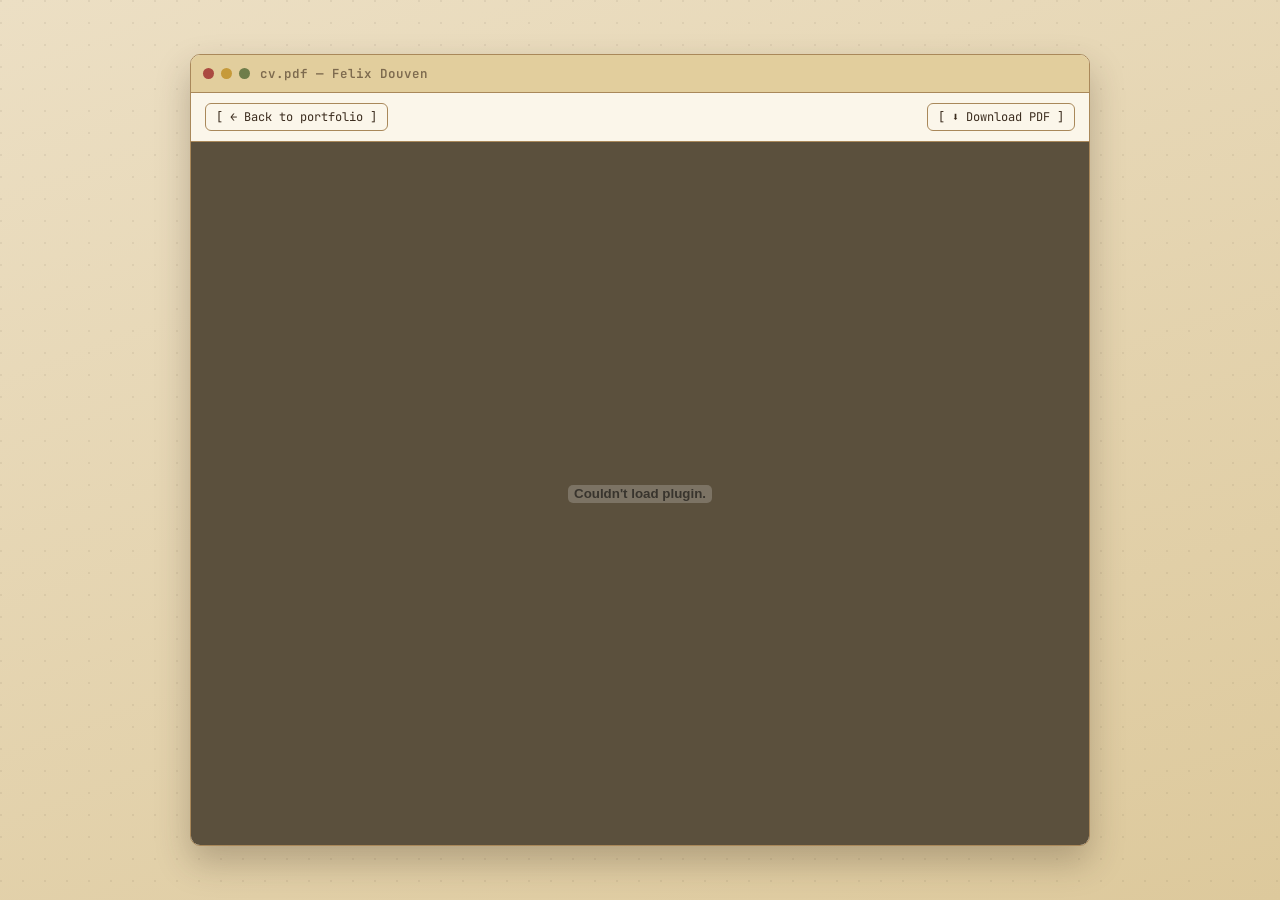
<file: cv/index2.html>
<!DOCTYPE html>
<html lang="en">
<head>
<meta charset="UTF-8">
<meta name="viewport" content="width=device-width, initial-scale=1.0">
<title>Felix Douven — CV</title>

<link rel="preconnect" href="https://fonts.googleapis.com">
<link rel="preconnect" href="https://fonts.gstatic.com" crossorigin>
<link href="https://fonts.googleapis.com/css2?family=JetBrains+Mono:ital,wght@0,400;0,500;0,600;0,700;0,800&display=swap" rel="stylesheet">

<style>
  :root{
    --desktop-bg-1:#ecdfc4;
    --desktop-bg-2:#ddc99c;
    --window-bg:#f6efdc;
    --window-header:#e2ce9d;
    --border:#a9885a;
    --ink:#3b2c1e;
    --ink-soft:#7d6a4e;
    --rust:#c1623d;
    --brick:#ab4a41;
    --gold:#c69a3a;
    --olive:#6f7d4a;
    --paper:#fbf6ea;
    --radius:10px;
    --font-mono:'JetBrains Mono', ui-monospace, SFMono-Regular, Menlo, Consolas, monospace;
  }
  *{ box-sizing:border-box; }
  html,body{ margin:0; padding:0; height:100%; }
  body{
    font-family:var(--font-mono); color:var(--ink);
    background:
      radial-gradient(circle at 1px 1px, rgba(59,44,30,0.07) 1px, transparent 0) 0 0/22px 22px,
      linear-gradient(160deg, var(--desktop-bg-1), var(--desktop-bg-2));
    min-height:100vh; display:flex; align-items:center; justify-content:center; padding:24px;
  }
  .window{
    width:100%; max-width:900px; height:88vh;
    display:flex; flex-direction:column;
    background:var(--window-bg); border:1px solid var(--border);
    border-radius:var(--radius); box-shadow:0 16px 34px rgba(59,44,30,.28);
    overflow:hidden;
  }
  .win-titlebar{
    display:flex; align-items:center; gap:10px; height:38px; min-height:38px; padding:0 12px;
    background:var(--window-header); border-bottom:1px solid var(--border);
  }
  .win-controls{ display:flex; gap:7px; }
  .win-btn{ width:11px; height:11px; border-radius:50%; }
  .win-btn.close{ background:var(--brick); }
  .win-btn.min{ background:var(--gold); }
  .win-btn.max{ background:var(--olive); }
  .win-title{ font-size:12.5px; color:var(--ink-soft); font-weight:600; }
  .win-toolbar{
    display:flex; align-items:center; justify-content:space-between; gap:10px;
    padding:10px 14px; border-bottom:1px solid var(--border); background:var(--paper); flex-wrap:wrap;
  }
  .pill-link{
    border:1px solid var(--border); border-radius:6px; padding:5px 10px;
    font-size:12px; color:var(--ink); background:var(--paper); text-decoration:none;
  }
  .pill-link:hover{ background:var(--rust); color:var(--paper); border-color:var(--rust); }
  .pdf-wrap{ flex:1; background:#5b503d; }
  .pdf-wrap embed{ width:100%; height:100%; border:none; display:block; }
</style>
</head>
<body>

  <div class="window">
    <div class="win-titlebar">
      <div class="win-controls">
        <span class="win-btn close"></span>
        <span class="win-btn min"></span>
        <span class="win-btn max"></span>
      </div>
      <div class="win-title">cv.pdf — Felix Douven</div>
    </div>

    <div class="win-toolbar">
      <a class="pill-link" href="../index.html">[ ← Back to portfolio ]</a>
      <a class="pill-link" href="../pictures/FelixDouvenCVInternational2026_Website.pdf" download>[ ⬇ Download PDF ]</a>
    </div>

    <div class="pdf-wrap">
      <embed src="../pictures/Felix_CV_Redacted_2026.pdf" type="application/pdf">
    </div>
  </div>

</body>
</html>
</file>
